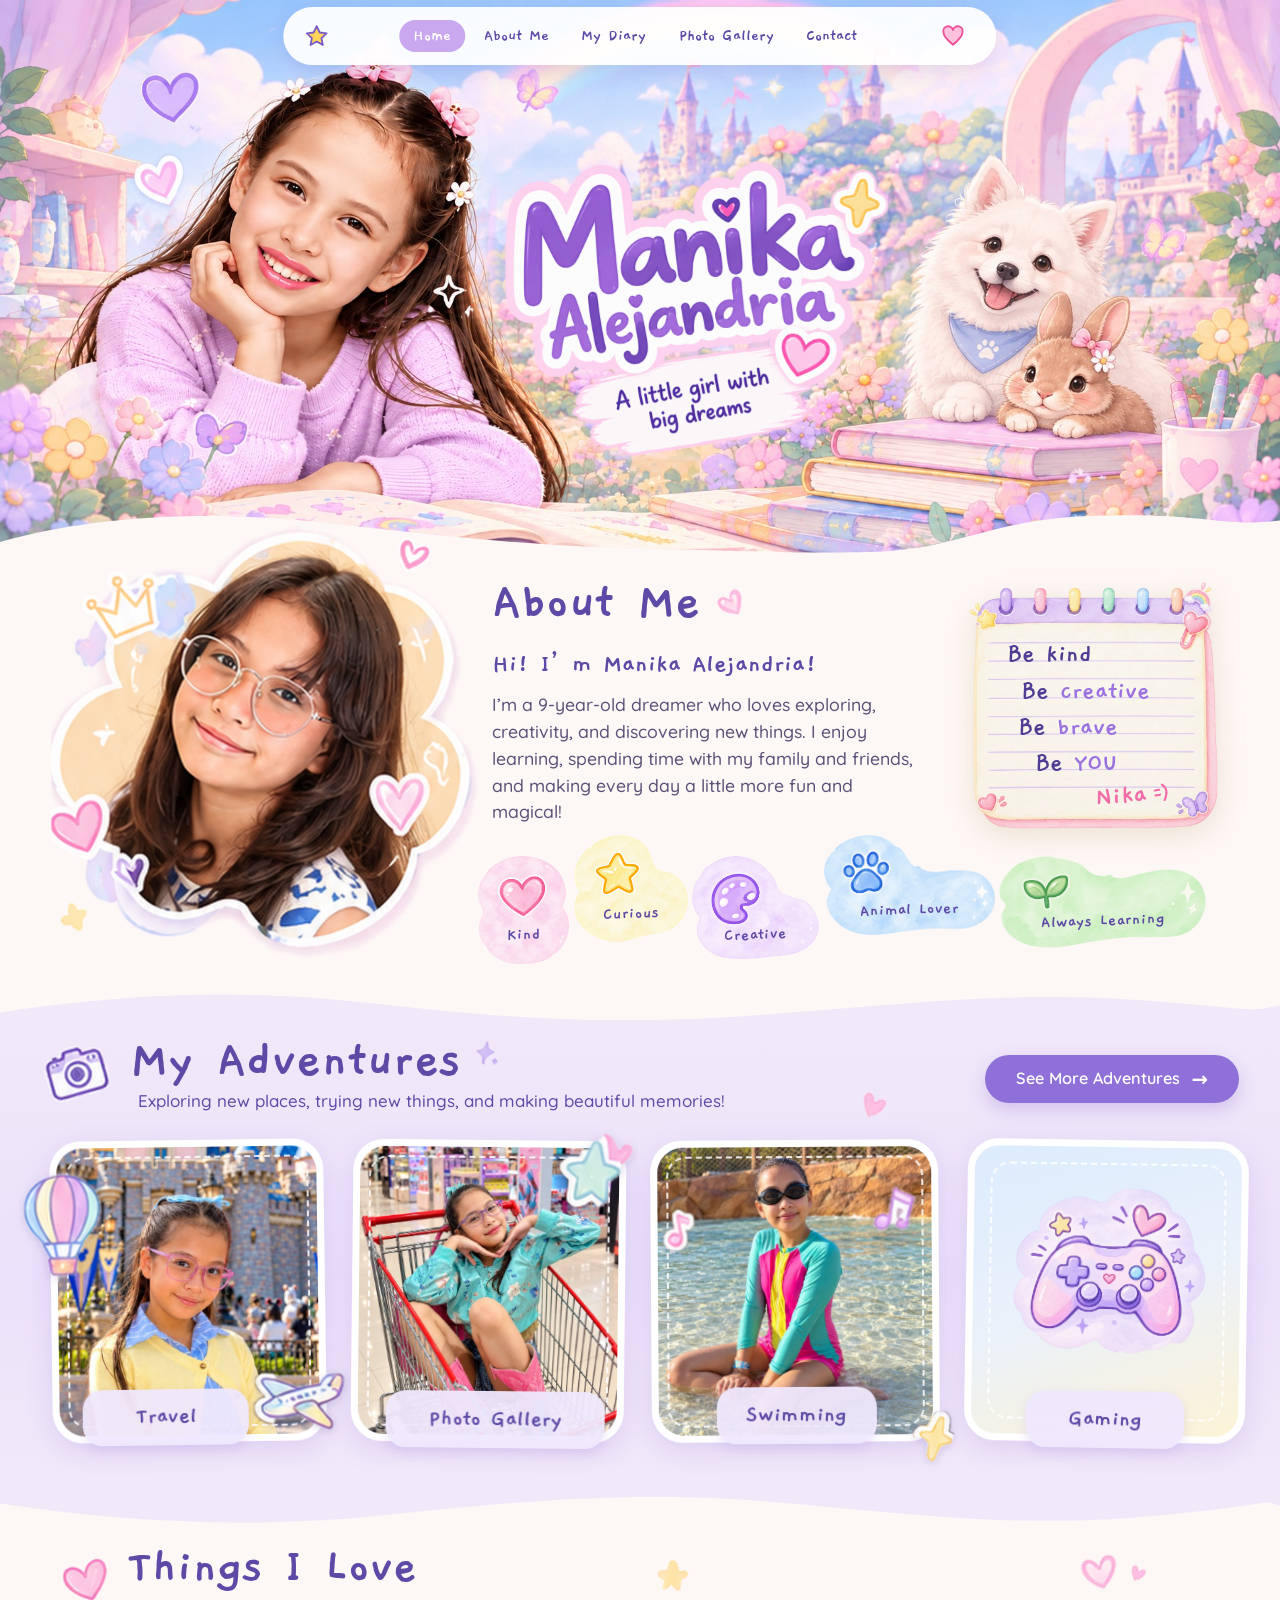
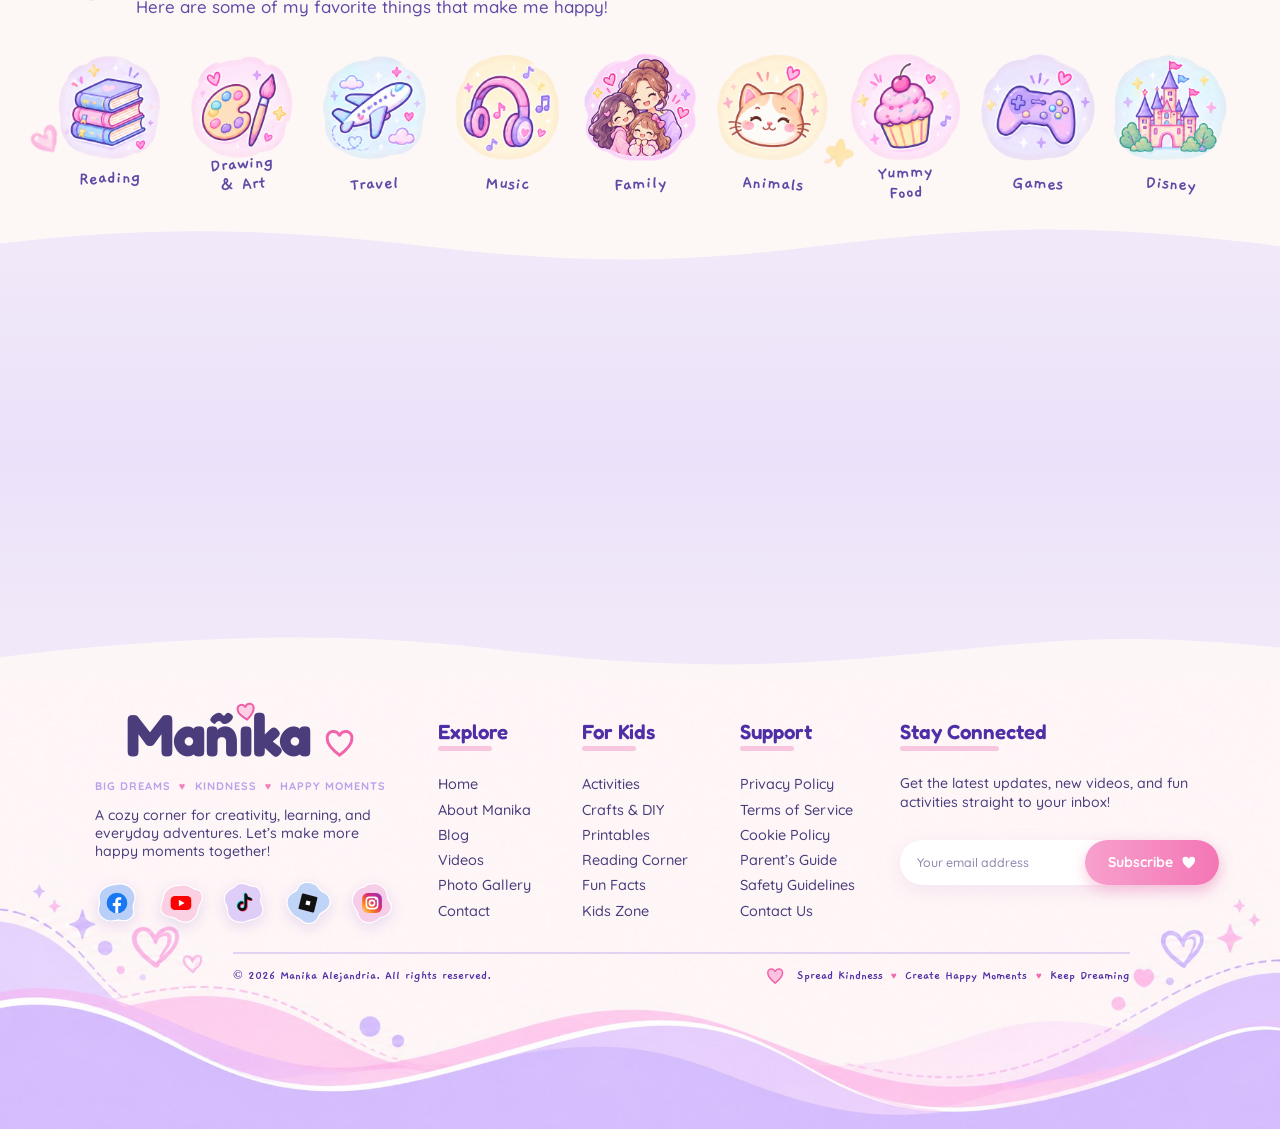
<file: index.html>
<!DOCTYPE html>
<html lang="en">
<head>
<meta charset="utf-8">
<meta name="viewport" content="width=device-width,initial-scale=1">
<title>Manika Alejandria | A little girl with big dreams</title>
<meta name="description" content="Manika Alejandria: a little girl with big dreams">
<link rel="preconnect" href="https://fonts.googleapis.com">
<link rel="preconnect" href="https://fonts.gstatic.com" crossorigin>
<link href="https://fonts.googleapis.com/css2?family=Fredoka:wght@600;700&family=Gaegu:wght@400;700&family=Quicksand:wght@500;600;700&display=swap" rel="stylesheet">
<link rel="stylesheet" href="style.css">
</head>
<body>
<nav class="nav" aria-label="Main">
  <svg class="n-star" viewBox="0 0 24 24" aria-hidden="true"><path d="M12 2.8l2.7 5.7 6.2.8-4.6 4.3 1.2 6.1L12 16.6 6.5 19.7l1.2-6.1L3.1 9.3l6.2-.8z" fill="#ffd45a" stroke="#7a5cc8" stroke-width="1.6" stroke-linejoin="round"/></svg><span class="brand">Manika</span>
  <button class="burger" aria-label="Menu" aria-expanded="false">&#9776;</button>
  <ul><li><a class="link active" href="index.html">Home</a></li><li><a class="link" href="about.html">About Me</a></li><li><a class="link" href="diary.html">My Diary</a></li><li><a class="link" href="gallery.html">Photo Gallery</a></li><li><a class="link" href="contact.html">Contact</a></li></ul>
  <svg class="n-heart" viewBox="0 0 24 24" aria-hidden="true"><path d="M12 20.5C5.5 15.3 3 12 3 8.8A4.5 4.5 0 0 1 12 6.6a4.5 4.5 0 0 1 9 2.2c0 3.2-2.5 6.5-9 11.7z" fill="#ffc2dc" stroke="#f0509a" stroke-width="1.8" stroke-linejoin="round"/></svg>
</nav>
<header class="hero">
  <picture><img src="images/hero-bg.jpg" alt="Manika Alejandria: a little girl with big dreams. A photo of Manika smiling with her storybooks, in front of a rainbow, castles and flowers."></picture>
  <div class="hero-title" aria-hidden="true">
    <!-- Hero name graphic. Alternate version available: images/hero-title-v2.png -->
    <img src="images/hero-title.png" alt="">
  </div>
  <h1 class="sr">Manika Alejandria</h1>
</header>
<div class="wave hero-wave" style="--from:transparent;--to:#fdf7f6" aria-hidden="true"><svg viewBox="0 0 906 40" preserveAspectRatio="none"><path d="M0 30C60 10 140 2 230 14S380 34 470 36 560 40 620 38 700 10 780 8 860 18 906 12V40H0Z"/></svg></div>
<section class="s-about" id="about"><div class="about">
  <img class="about-photo" src="images/about.png" alt="Portrait of Manika smiling in round glasses, framed with hearts and a crown">
  <div class="about-text">
    <h2 class="t">About Me <img class="ti" src="images/deco-heart-l.png" alt=""></h2>
    <h3>Hi! I&rsquo;m Manika Alejandria!</h3>
    <p>I&rsquo;m a 9-year-old dreamer who loves exploring, creativity, and discovering new things. I enjoy learning, spending time with my family and friends, and making every day a little more fun and magical!</p>
    <div class="chips"><div class="chip"><img src="images/chip-kind.png" alt=""><span>Kind</span></div><div class="chip"><img src="images/chip-curious.png" alt=""><span>Curious</span></div><div class="chip"><img src="images/chip-creative.png" alt=""><span>Creative</span></div><div class="chip"><img src="images/chip-animal.png" alt=""><span>Animal Lover</span></div><div class="chip"><img src="images/chip-learning.png" alt=""><span>Always Learning</span></div></div>
  </div>
  <!-- Note card: lined notebook version. To switch back to the bow note, remove " lined" from the class and change note-lined.webp to note.png -->
  <div class="note lined"><img src="images/note-lined.webp" alt=""><div class="note-t"><span>Be kind</span><span class="l">Be <b>creative</b></span><span>Be <b>brave</b></span><span class="l2">Be <b>YOU</b></span><span class="sig">Nika<svg class="smile" viewBox="0 0 20 24" aria-hidden="true"><path d="M2.6 8.9c1.7-.3 3.4-.5 5.3-.4M2.9 14.6c1.8.1 3.5 0 5.4-.3M11.6 2.8c4.6 3.4 6.3 9.6 1.4 18.4"/></svg></span></div></div>
</div></section>
<div class="wave " style="--from:#fdf7f6;--to:#f1e9f9" aria-hidden="true"><svg viewBox="0 0 906 40" preserveAspectRatio="none"><path d="M0 22C90 6 170 2 260 14S430 34 540 24 720 4 810 12 880 22 906 16V40H0Z"/></svg></div>
<section class="s-band s-adv" id="adventures">
  <div class="sh"><img class="sh-ic cam" src="images/cam-adv.png" alt=""><div><h2 class="t">My Adventures <img class="spk" src="images/spark-adv.png" alt=""></h2><p class="sub">Exploring new places, trying new things, and making beautiful memories!</p></div><a class="btn" href="gallery.html">See More Adventures <span>&rarr;</span></a></div>
  <div class="acards"><a class="acard" style="--w:194" href="gallery.html" aria-label="Travel"><span class="aframe"><img class="aphoto" src="images/adv-travel.jpg" alt="Manika: Travel" loading="lazy"></span><img class="st" style="left:-24em;top:19em;width:66em;height:82em" src="images/st-balloon.png" alt=""><img class="st" style="left:138em;top:161em;width:74em;height:52em" src="images/st-plane.png" alt=""><span class="alabel" style="left:21em;top:176em;width:118em"><b>Travel</b></span></a><a class="acard" style="--w:193" href="gallery.html" aria-label="Photo Gallery"><span class="aframe"><img class="aphoto" src="images/adv-gallery-card.jpg" alt="Manika posing in a shopping cart in pink boots" loading="lazy"></span><img class="st" style="left:144em;top:-9em;width:58em;height:58em" src="images/st-star-mint.png" alt=""><span class="alabel" style="left:25em;top:178em;width:155em"><b>Photo Gallery</b></span></a><a class="acard" style="--w:204" href="gallery.html" aria-label="Swimming"><span class="aframe"><img class="aphoto" src="images/adv-swim-card.jpg" alt="Manika in a colorful swimsuit and goggles at a water park" loading="lazy"></span><img class="st" style="left:4em;top:45em;width:32em;height:36em" src="images/st-note-a.png" alt=""><img class="st" style="left:152em;top:27em;width:42em;height:40em" src="images/st-note-b.png" alt=""><img class="st" style="left:182em;top:192em;width:38em;height:40em" src="images/st-star-y1.png" alt=""><span class="alabel" style="left:46em;top:175em;width:113em"><b>Swimming</b></span></a><a class="acard game" style="--w:199" href="gallery.html" aria-label="Gaming"><span class="aframe gframe"><img class="g-pad" src="images/gaming-pad.webp" alt="Pastel game controller with a heart and stars" loading="lazy"></span><span class="alabel glabel" style="left:44em;top:178em;width:112em"><b>Gaming</b></span></a></div>
  <img class="deco" style="left:606rem;top:56rem;width:26rem" src="images/deco-heart-r2.png" alt="">
</section>
<div class="wave " style="--from:#f1e9f9;--to:#fdf7f6" aria-hidden="true"><svg viewBox="0 0 906 40" preserveAspectRatio="none"><path d="M0 12C80 26 170 34 270 22S450 0 560 12 730 32 820 22 890 8 906 14V40H0Z"/></svg></div>
<section class="s-loves" id="favorites">
  <div class="sh"><img class="sh-ic hrt" src="images/heart-love.png" alt=""><div><h2 class="t">Things I Love</h2><p class="sub">Here are some of my favorite things that make me happy!</p></div></div>
  <div class="loves"><div class="love"><img src="images/love-1.png" alt=""><span style="transform:translateY(0rem) rotate(-2deg)">Reading</span></div><div class="love"><img src="images/love-2.png" alt=""><span style="transform:translateY(-10rem) rotate(-4deg)">Drawing<br>&amp; Art</span></div><div class="love"><img src="images/love-3.png" alt=""><span style="transform:translateY(4rem) rotate(-2deg)">Travel</span></div><div class="love"><img src="images/love-4.png" alt=""><span style="transform:translateY(4rem) rotate(2deg)">Music</span></div><div class="love"><img src="images/love-5.png" alt=""><span style="transform:translateY(4rem) rotate(-3deg)">Family</span></div><div class="love"><img src="images/love-6.png" alt=""><span style="transform:translateY(4rem) rotate(3deg)">Animals</span></div><div class="love"><img src="images/love-7.png" alt=""><span style="transform:translateY(-4rem) rotate(-3deg)">Yummy<br>Food</span></div><div class="love"><img src="images/love-8.png" alt=""><span style="transform:translateY(4rem) rotate(2deg)">Games</span></div><div class="love"><img src="images/love-9.png" alt=""><span style="transform:translateY(4rem) rotate(3deg)">Disney</span></div></div>
  <img class="deco" style="left:762rem;top:22rem;width:30rem" src="images/deco-heart-r.png" alt="">
  <img class="deco" style="left:798rem;top:30rem;width:16rem" src="images/deco-heart-r2.png" alt="">
  <img class="deco" style="left:462rem;top:26rem;width:28rem" src="images/deco-star-l.png" alt="">
  <img class="deco" style="left:582rem;top:154rem;width:26rem" src="images/deco-star-r.png" alt="">
  <img class="deco" style="left:20rem;top:143rem;width:24rem" src="images/deco-heart-l.png" alt="">
</section>
<div class="wave " style="--from:#fdf7f6;--to:#f1e9f9" aria-hidden="true"><svg viewBox="0 0 906 40" preserveAspectRatio="none"><path d="M0 18C110 2 200 6 300 20S470 36 580 20 760 2 860 14 900 24 906 20V40H0Z"/></svg></div>
<section class="s-band s-gal" id="gallery">
  <div class="sh"><img class="sh-ic cam2" src="images/cam-gal.png" alt=""><div class="gw"><div class="gt"><h2 class="t">Snapshots</h2><img class="spk2" src="images/spark-gal.png" alt=""></div><p class="sub">Some of my favorite moments!</p></div><a class="btn" href="gallery.html">View All Photos <span>&rarr;</span></a></div>
  <div class="polaroids"><button class="pol" style="--cx:100;--r:-7deg;--pw:135" data-lb="images/gal-1-full.jpg" data-alt="Manika in front of the Disneyland castle" aria-label="Open photo: Manika in front of the Disneyland castle"><span class="pf"><img src="images/gal-1.jpg" alt="Manika in front of the Disneyland castle" loading="lazy"></span><img class="gs" style="left:-14em;top:120em;width:32em;height:36em" src="images/gs-1.png" alt=""></button><button class="pol" style="--cx:244;--r:-3deg;--pw:125" data-lb="images/gal-3-full.jpg" data-alt="Manika posing in a shopping cart in pink boots" aria-label="Open photo: Manika posing in a shopping cart in pink boots"><span class="pf"><img src="images/gal-3.jpg" alt="Manika posing in a shopping cart in pink boots" loading="lazy"></span><img class="gs" style="left:120em;top:112em;width:31em;height:34em" src="images/gs-2.png" alt=""></button><button class="pol" style="--cx:382;--r:1deg;--pw:119" data-lb="images/gal-7-full.jpg" data-alt="Manika at the McDonald's Kiddie Crew workshop" aria-label="Open photo: Manika at the McDonald's Kiddie Crew workshop"><span class="pf"><img src="images/gal-7.jpg" alt="Manika at the McDonald's Kiddie Crew workshop" loading="lazy"></span><img class="gs" style="left:116em;top:-14em;width:22em;height:24em" src="images/gs-3.png" alt=""></button><button class="pol" style="--cx:515;--r:7deg;--pw:128" data-lb="images/gal-5-full.jpg" data-alt="Manika in a sparkly blue gown" aria-label="Open photo: Manika in a sparkly blue gown"><span class="pf"><img src="images/gal-5.jpg" alt="Manika in a sparkly blue gown" loading="lazy"></span><img class="gs" style="left:120em;top:120em;width:33em;height:32em" src="images/gs-4.png" alt=""></button><button class="pol" style="--cx:663;--r:-4.5deg;--pw:133" data-lb="images/gal-8-full.jpg" data-alt="Manika in a Mongolia costume holding a flag" aria-label="Open photo: Manika in a Mongolia costume holding a flag"><span class="pf"><img src="images/gal-8.jpg" alt="Manika in a Mongolia costume holding a flag" loading="lazy"></span></button><button class="pol" style="--cx:809;--r:5.5deg;--pw:125" data-lb="images/gal-2-full.jpg" data-alt="Manika relaxing in red pajamas with her tablet" aria-label="Open photo: Manika relaxing in red pajamas with her tablet"><span class="pf"><img src="images/gal-2.jpg" alt="Manika relaxing in red pajamas with her tablet" loading="lazy"></span><img class="gs" style="left:120em;top:-12em;width:24em;height:23em" src="images/gs-6.png" alt=""></button></div>
</section>
<div class="lightbox" role="dialog" aria-label="Photo viewer"><button class="lb-btn lb-x" aria-label="Close">&times;</button><button class="lb-btn lb-p" aria-label="Previous">&#8249;</button><img alt=""><button class="lb-btn lb-n" aria-label="Next">&#8250;</button></div>
<div class="wave" style="--from:#f1e9f9;--to:#fdf6f7" aria-hidden="true"><svg viewBox="0 0 906 40" preserveAspectRatio="none"><path d="M0 26C120 8 240 4 340 18S520 38 640 24 800 6 906 18V40H0Z"/></svg></div>
<footer class="footer fx">
  <div class="fx-in">
    <div class="fx-brand">
      <a class="fx-logo" href="index.html" aria-label="Manika, home">Ma&ntilde;<span class="fx-i">&#305;<svg viewBox="0 0 24 24" aria-hidden="true"><path d="M12 21C5 15.5 2.5 12 2.5 8.6A4.6 4.6 0 0 1 12 6.4a4.6 4.6 0 0 1 9.5 2.2C21.5 12 19 15.5 12 21z"/></svg></span>ka<svg class="fx-logo-heart" viewBox="0 0 24 24" aria-hidden="true"><path d="M12 21C5 15.5 2.5 12 2.5 8.6A4.6 4.6 0 0 1 12 6.4a4.6 4.6 0 0 1 9.5 2.2C21.5 12 19 15.5 12 21z"/></svg></a>
      <p class="fx-tag">Big Dreams <i aria-hidden="true">&#9829;</i> Kindness <i aria-hidden="true">&#9829;</i> Happy Moments</p>
      <p class="fx-desc">A cozy corner for creativity, learning, and everyday adventures. Let&rsquo;s make more happy moments together!</p>
      <div class="fx-social">
        <a class="fb" href="#" aria-label="Facebook"><svg class="fx-bloom" viewBox="-6 -6 112 112" aria-hidden="true"><path d="M58 4C74 3 92 16 94 34 96 48 86 54 90 68 95 84 78 98 60 94 46 91 40 98 26 94 8 89 0 72 6 58 10 48 2 38 8 26 15 10 40 5 58 4Z"/></svg><svg class="fx-ico" viewBox="0 0 48 48" aria-hidden="true"><circle cx="24" cy="24" r="22" fill="#1877f2"/><path d="M26.6 46V30.3h5.3l.8-6.1h-6.1v-3.9c0-1.8.5-3 3.1-3h3.3v-5.5c-.6-.1-2.5-.2-4.7-.2-4.7 0-7.9 2.8-7.9 8.1v4.5h-5.3v6.1h5.3V46z" fill="#fff"/></svg></a>
        <a class="yt" href="#" aria-label="YouTube"><svg class="fx-bloom" viewBox="-6 -6 112 112" aria-hidden="true"><path d="M40 8C54 0 66 10 78 8 92 6 100 22 96 38 93 50 99 60 94 74 88 92 66 98 50 92 38 88 26 98 13 88 2 79 6 62 4 50 2 34 12 22 22 16 28 12 32 12 40 8Z"/></svg><svg class="fx-ico" viewBox="0 0 48 48" aria-hidden="true"><rect x="2" y="9" width="44" height="30" rx="9" fill="#ff0000"/><path d="M19.5 17v14l12-7z" fill="#fff"/></svg></a>
        <a class="tt" href="#" aria-label="TikTok"><svg class="fx-bloom" viewBox="-6 -6 112 112" aria-hidden="true"><path d="M50 2C64 2 70 14 82 16 96 19 99 38 92 50 86 60 98 72 88 86 78 99 60 94 48 96 32 99 14 92 8 78 3 66 10 56 5 44 0 28 12 12 28 10 38 9 40 2 50 2Z"/></svg><svg class="fx-ico" viewBox="0 0 48 48" aria-hidden="true"><g fill="none" stroke-width="5.5" stroke-linecap="round" stroke-linejoin="round"><path d="M27.5 6v24.5a7.5 7.5 0 1 1-7.5-7.5M27.5 6c.8 5.4 4.2 9 10.5 9.6" stroke="#25f4ee" transform="translate(-1.6 -1.4)"/><path d="M27.5 6v24.5a7.5 7.5 0 1 1-7.5-7.5M27.5 6c.8 5.4 4.2 9 10.5 9.6" stroke="#fe2c55" transform="translate(1.6 1.4)"/><path d="M27.5 6v24.5a7.5 7.5 0 1 1-7.5-7.5M27.5 6c.8 5.4 4.2 9 10.5 9.6" stroke="#111"/></g></svg></a>
        <a class="rb" href="#" aria-label="Roblox"><svg class="fx-bloom" viewBox="-6 -6 112 112" aria-hidden="true"><path d="M30 6C44 1 50 10 64 6 82 1 98 14 96 32 95 44 88 48 92 60 98 78 84 96 66 94 54 93 50 99 36 96 18 93 3 82 4 66 5 54 12 50 8 38 3 22 16 11 30 6Z"/></svg><svg class="fx-ico" viewBox="0 0 48 48" aria-hidden="true"><g transform="rotate(14 24 24)"><rect x="7" y="7" width="34" height="34" rx="2.5" fill="#111"/><rect x="19.5" y="19.5" width="9" height="9" fill="#fff"/></g></svg></a>
        <a class="ig" href="#" aria-label="Instagram"><svg class="fx-bloom" viewBox="-6 -6 112 112" aria-hidden="true"><path d="M62 6C78 9 94 22 94 40 94 52 86 58 88 70 90 88 72 99 56 94 44 90 38 96 24 92 8 87 1 70 6 56 10 44 3 34 10 22 18 8 36 2 48 6 54 8 56 5 62 6Z"/></svg><svg class="fx-ico" viewBox="0 0 48 48" aria-hidden="true"><defs><linearGradient id="fxig" x1="0" y1="1" x2="1" y2="0"><stop offset="0" stop-color="#feda75"/><stop offset=".3" stop-color="#fa7e1e"/><stop offset=".6" stop-color="#d62976"/><stop offset="1" stop-color="#962fbf"/></linearGradient></defs><rect x="3" y="3" width="42" height="42" rx="12" fill="url(#fxig)"/><rect x="12" y="12" width="24" height="24" rx="7" fill="none" stroke="#fff" stroke-width="3.4"/><circle cx="24" cy="24" r="5.6" fill="none" stroke="#fff" stroke-width="3.4"/><circle cx="32.6" cy="15.4" r="2" fill="#fff"/></svg></a>
      </div>
    </div>
    <nav class="fx-col" aria-label="Explore">
      <h2 class="fx-h">Explore</h2>
      <ul><li><a href="index.html">Home</a></li><li><a href="about.html">About Manika</a></li><li><a href="#">Blog</a></li><li><a href="#">Videos</a></li><li><a href="gallery.html">Photo Gallery</a></li><li><a href="contact.html">Contact</a></li></ul>
    </nav>
    <nav class="fx-col" aria-label="For Kids">
      <h2 class="fx-h">For Kids</h2>
      <ul><li><a href="#">Activities</a></li><li><a href="#">Crafts &amp; DIY</a></li><li><a href="#">Printables</a></li><li><a href="#">Reading Corner</a></li><li><a href="#">Fun Facts</a></li><li><a href="#">Kids Zone</a></li></ul>
    </nav>
    <nav class="fx-col" aria-label="Support">
      <h2 class="fx-h">Support</h2>
      <ul><li><a href="privacy.html">Privacy Policy</a></li><li><a href="terms.html">Terms of Service</a></li><li><a href="#">Cookie Policy</a></li><li><a href="#">Parent&rsquo;s Guide</a></li><li><a href="#">Safety Guidelines</a></li><li><a href="contact.html">Contact Us</a></li></ul>
    </nav>
    <div class="fx-col fx-news">
      <h2 class="fx-h">Stay Connected</h2>
      <p>Get the latest updates, new videos, and fun activities straight to your inbox!</p>
      <form class="fx-form" action="#" onsubmit="return false">
        <label class="sr" for="fx-email">Your email address</label>
        <input id="fx-email" type="email" placeholder="Your email address" autocomplete="email">
        <button type="submit">Subscribe <svg viewBox="0 0 24 24" aria-hidden="true"><path d="M12 21C5 15.5 2.5 12 2.5 8.6A4.6 4.6 0 0 1 12 6.4a4.6 4.6 0 0 1 9.5 2.2C21.5 12 19 15.5 12 21z"/></svg></button>
      </form>
    </div>
    <div class="fx-bar">
      <p class="fx-copy">&copy; 2026 Manika Alejandria. All rights reserved.</p>
      <p class="fx-motto"><svg viewBox="0 0 24 24" aria-hidden="true"><path d="M12 21C5 15.5 2.5 12 2.5 8.6A4.6 4.6 0 0 1 12 6.4a4.6 4.6 0 0 1 9.5 2.2C21.5 12 19 15.5 12 21z"/></svg>Spread Kindness <i aria-hidden="true">&#9829;</i> Create Happy Moments <i aria-hidden="true">&#9829;</i> Keep Dreaming</p>
    </div>
  </div>
</footer>
<button class="to-top" aria-label="Back to top" type="button"><svg viewBox="0 0 24 24" fill="none" stroke="currentColor" stroke-width="2.6" stroke-linecap="round" stroke-linejoin="round" aria-hidden="true"><path d="M12 19V6M6 11l6-6 6 6"/></svg></button>
<script src="script.js"></script>
</body>
</html>
</file>
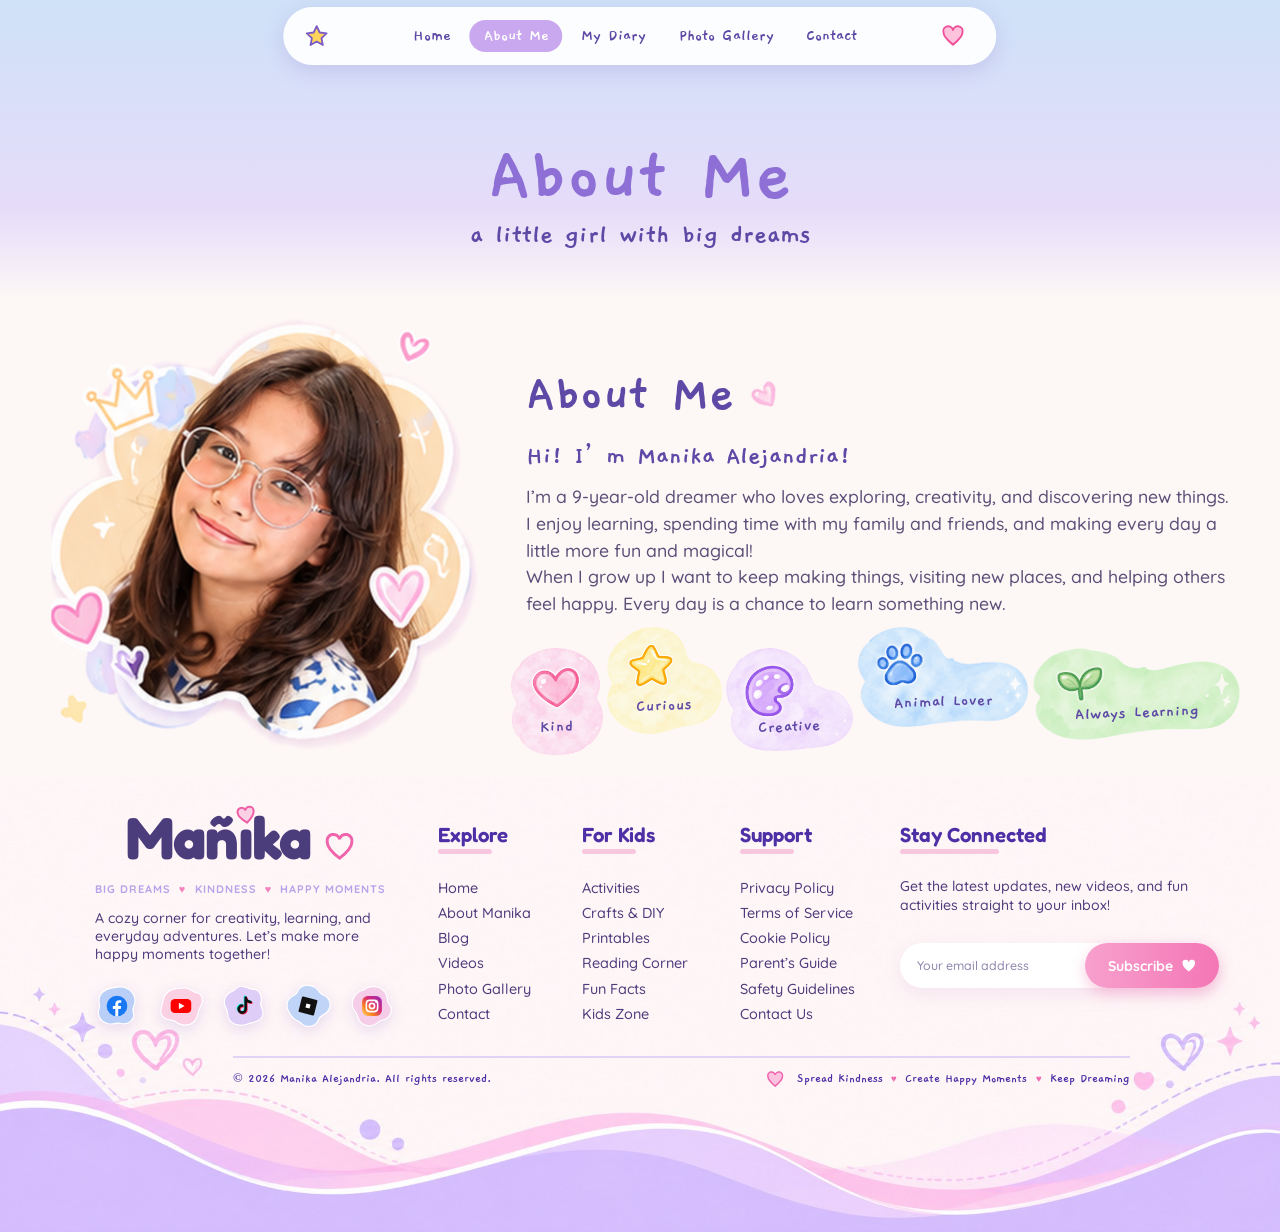
<file: about.html>
<!DOCTYPE html>
<html lang="en">
<head>
<meta charset="utf-8">
<meta name="viewport" content="width=device-width,initial-scale=1">
<title>About Me | Manika Alejandria</title>
<meta name="description" content="Manika Alejandria: a little girl with big dreams">
<link rel="preconnect" href="https://fonts.googleapis.com">
<link rel="preconnect" href="https://fonts.gstatic.com" crossorigin>
<link href="https://fonts.googleapis.com/css2?family=Fredoka:wght@600;700&family=Gaegu:wght@400;700&family=Quicksand:wght@500;600;700&display=swap" rel="stylesheet">
<link rel="stylesheet" href="style.css">
</head>
<body>
<nav class="nav" aria-label="Main">
  <svg class="n-star" viewBox="0 0 24 24" aria-hidden="true"><path d="M12 2.8l2.7 5.7 6.2.8-4.6 4.3 1.2 6.1L12 16.6 6.5 19.7l1.2-6.1L3.1 9.3l6.2-.8z" fill="#ffd45a" stroke="#7a5cc8" stroke-width="1.6" stroke-linejoin="round"/></svg><span class="brand">Manika</span>
  <button class="burger" aria-label="Menu" aria-expanded="false">&#9776;</button>
  <ul><li><a class="link" href="index.html">Home</a></li><li><a class="link active" href="about.html">About Me</a></li><li><a class="link" href="diary.html">My Diary</a></li><li><a class="link" href="gallery.html">Photo Gallery</a></li><li><a class="link" href="contact.html">Contact</a></li></ul>
  <svg class="n-heart" viewBox="0 0 24 24" aria-hidden="true"><path d="M12 20.5C5.5 15.3 3 12 3 8.8A4.5 4.5 0 0 1 12 6.6a4.5 4.5 0 0 1 9 2.2c0 3.2-2.5 6.5-9 11.7z" fill="#ffc2dc" stroke="#f0509a" stroke-width="1.8" stroke-linejoin="round"/></svg>
</nav>
<header class="page-head"><h1>About Me</h1><p>a little girl with big dreams</p></header><section class="s-about inner"><div class="about">
  <img class="about-photo" src="images/about.png" alt="Portrait of Manika smiling in round glasses, framed with hearts and a crown">
  <div class="about-text">
    <h2 class="t">About Me <img class="ti" src="images/deco-heart-l.png" alt=""></h2>
    <h3>Hi! I&rsquo;m Manika Alejandria!</h3>
    <p>I&rsquo;m a 9-year-old dreamer who loves exploring, creativity, and discovering new things. I enjoy learning, spending time with my family and friends, and making every day a little more fun and magical!</p><p>When I grow up I want to keep making things, visiting new places, and helping others feel happy. Every day is a chance to learn something new.</p>
    <div class="chips"><div class="chip"><img src="images/chip-kind.png" alt=""><span>Kind</span></div><div class="chip"><img src="images/chip-curious.png" alt=""><span>Curious</span></div><div class="chip"><img src="images/chip-creative.png" alt=""><span>Creative</span></div><div class="chip"><img src="images/chip-animal.png" alt=""><span>Animal Lover</span></div><div class="chip"><img src="images/chip-learning.png" alt=""><span>Always Learning</span></div></div>
  </div>
  
</div></section>
<footer class="footer fx">
  <div class="fx-in">
    <div class="fx-brand">
      <a class="fx-logo" href="index.html" aria-label="Manika, home">Ma&ntilde;<span class="fx-i">&#305;<svg viewBox="0 0 24 24" aria-hidden="true"><path d="M12 21C5 15.5 2.5 12 2.5 8.6A4.6 4.6 0 0 1 12 6.4a4.6 4.6 0 0 1 9.5 2.2C21.5 12 19 15.5 12 21z"/></svg></span>ka<svg class="fx-logo-heart" viewBox="0 0 24 24" aria-hidden="true"><path d="M12 21C5 15.5 2.5 12 2.5 8.6A4.6 4.6 0 0 1 12 6.4a4.6 4.6 0 0 1 9.5 2.2C21.5 12 19 15.5 12 21z"/></svg></a>
      <p class="fx-tag">Big Dreams <i aria-hidden="true">&#9829;</i> Kindness <i aria-hidden="true">&#9829;</i> Happy Moments</p>
      <p class="fx-desc">A cozy corner for creativity, learning, and everyday adventures. Let&rsquo;s make more happy moments together!</p>
      <div class="fx-social">
        <a class="fb" href="#" aria-label="Facebook"><svg class="fx-bloom" viewBox="-6 -6 112 112" aria-hidden="true"><path d="M58 4C74 3 92 16 94 34 96 48 86 54 90 68 95 84 78 98 60 94 46 91 40 98 26 94 8 89 0 72 6 58 10 48 2 38 8 26 15 10 40 5 58 4Z"/></svg><svg class="fx-ico" viewBox="0 0 48 48" aria-hidden="true"><circle cx="24" cy="24" r="22" fill="#1877f2"/><path d="M26.6 46V30.3h5.3l.8-6.1h-6.1v-3.9c0-1.8.5-3 3.1-3h3.3v-5.5c-.6-.1-2.5-.2-4.7-.2-4.7 0-7.9 2.8-7.9 8.1v4.5h-5.3v6.1h5.3V46z" fill="#fff"/></svg></a>
        <a class="yt" href="#" aria-label="YouTube"><svg class="fx-bloom" viewBox="-6 -6 112 112" aria-hidden="true"><path d="M40 8C54 0 66 10 78 8 92 6 100 22 96 38 93 50 99 60 94 74 88 92 66 98 50 92 38 88 26 98 13 88 2 79 6 62 4 50 2 34 12 22 22 16 28 12 32 12 40 8Z"/></svg><svg class="fx-ico" viewBox="0 0 48 48" aria-hidden="true"><rect x="2" y="9" width="44" height="30" rx="9" fill="#ff0000"/><path d="M19.5 17v14l12-7z" fill="#fff"/></svg></a>
        <a class="tt" href="#" aria-label="TikTok"><svg class="fx-bloom" viewBox="-6 -6 112 112" aria-hidden="true"><path d="M50 2C64 2 70 14 82 16 96 19 99 38 92 50 86 60 98 72 88 86 78 99 60 94 48 96 32 99 14 92 8 78 3 66 10 56 5 44 0 28 12 12 28 10 38 9 40 2 50 2Z"/></svg><svg class="fx-ico" viewBox="0 0 48 48" aria-hidden="true"><g fill="none" stroke-width="5.5" stroke-linecap="round" stroke-linejoin="round"><path d="M27.5 6v24.5a7.5 7.5 0 1 1-7.5-7.5M27.5 6c.8 5.4 4.2 9 10.5 9.6" stroke="#25f4ee" transform="translate(-1.6 -1.4)"/><path d="M27.5 6v24.5a7.5 7.5 0 1 1-7.5-7.5M27.5 6c.8 5.4 4.2 9 10.5 9.6" stroke="#fe2c55" transform="translate(1.6 1.4)"/><path d="M27.5 6v24.5a7.5 7.5 0 1 1-7.5-7.5M27.5 6c.8 5.4 4.2 9 10.5 9.6" stroke="#111"/></g></svg></a>
        <a class="rb" href="#" aria-label="Roblox"><svg class="fx-bloom" viewBox="-6 -6 112 112" aria-hidden="true"><path d="M30 6C44 1 50 10 64 6 82 1 98 14 96 32 95 44 88 48 92 60 98 78 84 96 66 94 54 93 50 99 36 96 18 93 3 82 4 66 5 54 12 50 8 38 3 22 16 11 30 6Z"/></svg><svg class="fx-ico" viewBox="0 0 48 48" aria-hidden="true"><g transform="rotate(14 24 24)"><rect x="7" y="7" width="34" height="34" rx="2.5" fill="#111"/><rect x="19.5" y="19.5" width="9" height="9" fill="#fff"/></g></svg></a>
        <a class="ig" href="#" aria-label="Instagram"><svg class="fx-bloom" viewBox="-6 -6 112 112" aria-hidden="true"><path d="M62 6C78 9 94 22 94 40 94 52 86 58 88 70 90 88 72 99 56 94 44 90 38 96 24 92 8 87 1 70 6 56 10 44 3 34 10 22 18 8 36 2 48 6 54 8 56 5 62 6Z"/></svg><svg class="fx-ico" viewBox="0 0 48 48" aria-hidden="true"><defs><linearGradient id="fxig" x1="0" y1="1" x2="1" y2="0"><stop offset="0" stop-color="#feda75"/><stop offset=".3" stop-color="#fa7e1e"/><stop offset=".6" stop-color="#d62976"/><stop offset="1" stop-color="#962fbf"/></linearGradient></defs><rect x="3" y="3" width="42" height="42" rx="12" fill="url(#fxig)"/><rect x="12" y="12" width="24" height="24" rx="7" fill="none" stroke="#fff" stroke-width="3.4"/><circle cx="24" cy="24" r="5.6" fill="none" stroke="#fff" stroke-width="3.4"/><circle cx="32.6" cy="15.4" r="2" fill="#fff"/></svg></a>
      </div>
    </div>
    <nav class="fx-col" aria-label="Explore">
      <h2 class="fx-h">Explore</h2>
      <ul><li><a href="index.html">Home</a></li><li><a href="about.html">About Manika</a></li><li><a href="#">Blog</a></li><li><a href="#">Videos</a></li><li><a href="gallery.html">Photo Gallery</a></li><li><a href="contact.html">Contact</a></li></ul>
    </nav>
    <nav class="fx-col" aria-label="For Kids">
      <h2 class="fx-h">For Kids</h2>
      <ul><li><a href="#">Activities</a></li><li><a href="#">Crafts &amp; DIY</a></li><li><a href="#">Printables</a></li><li><a href="#">Reading Corner</a></li><li><a href="#">Fun Facts</a></li><li><a href="#">Kids Zone</a></li></ul>
    </nav>
    <nav class="fx-col" aria-label="Support">
      <h2 class="fx-h">Support</h2>
      <ul><li><a href="privacy.html">Privacy Policy</a></li><li><a href="terms.html">Terms of Service</a></li><li><a href="#">Cookie Policy</a></li><li><a href="#">Parent&rsquo;s Guide</a></li><li><a href="#">Safety Guidelines</a></li><li><a href="contact.html">Contact Us</a></li></ul>
    </nav>
    <div class="fx-col fx-news">
      <h2 class="fx-h">Stay Connected</h2>
      <p>Get the latest updates, new videos, and fun activities straight to your inbox!</p>
      <form class="fx-form" action="#" onsubmit="return false">
        <label class="sr" for="fx-email">Your email address</label>
        <input id="fx-email" type="email" placeholder="Your email address" autocomplete="email">
        <button type="submit">Subscribe <svg viewBox="0 0 24 24" aria-hidden="true"><path d="M12 21C5 15.5 2.5 12 2.5 8.6A4.6 4.6 0 0 1 12 6.4a4.6 4.6 0 0 1 9.5 2.2C21.5 12 19 15.5 12 21z"/></svg></button>
      </form>
    </div>
    <div class="fx-bar">
      <p class="fx-copy">&copy; 2026 Manika Alejandria. All rights reserved.</p>
      <p class="fx-motto"><svg viewBox="0 0 24 24" aria-hidden="true"><path d="M12 21C5 15.5 2.5 12 2.5 8.6A4.6 4.6 0 0 1 12 6.4a4.6 4.6 0 0 1 9.5 2.2C21.5 12 19 15.5 12 21z"/></svg>Spread Kindness <i aria-hidden="true">&#9829;</i> Create Happy Moments <i aria-hidden="true">&#9829;</i> Keep Dreaming</p>
    </div>
  </div>
</footer>
<button class="to-top" aria-label="Back to top" type="button"><svg viewBox="0 0 24 24" fill="none" stroke="currentColor" stroke-width="2.6" stroke-linecap="round" stroke-linejoin="round" aria-hidden="true"><path d="M12 19V6M6 11l6-6 6 6"/></svg></button>
<script src="script.js"></script>
</body>
</html>
</file>
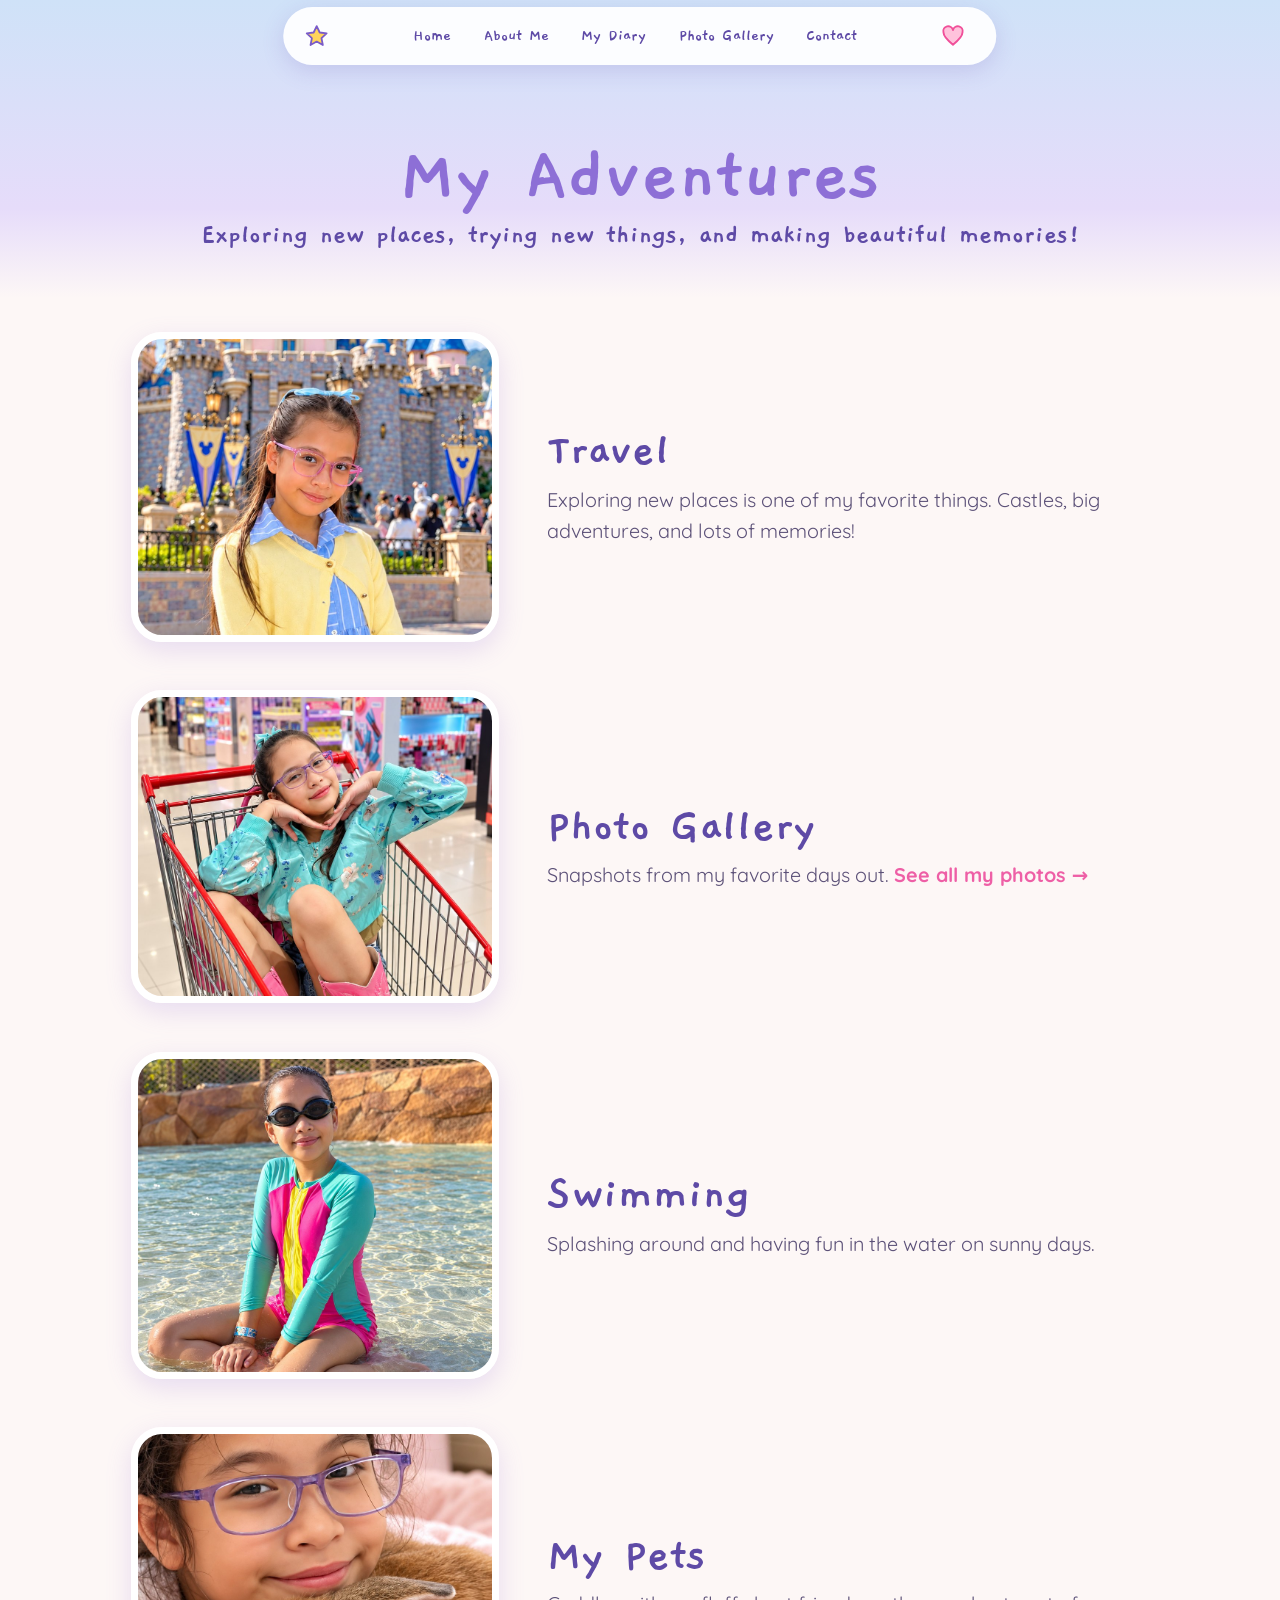
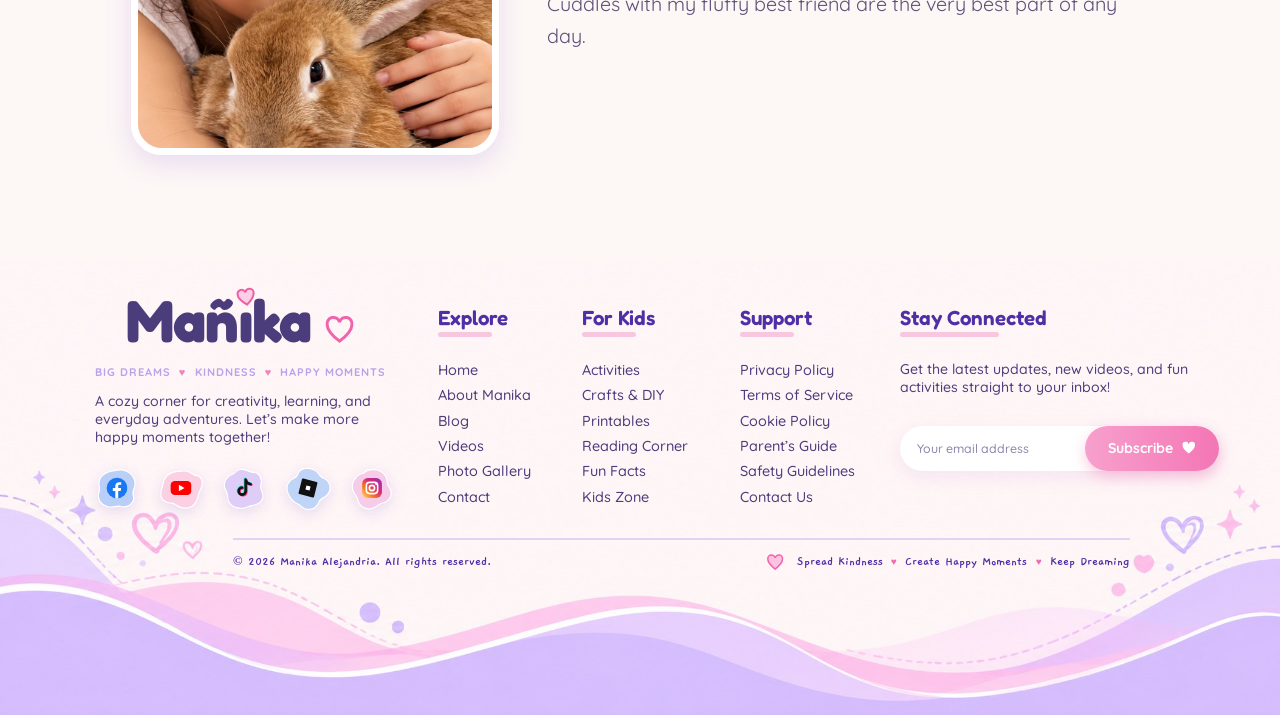
<file: adventures.html>
<!DOCTYPE html>
<html lang="en">
<head>
<meta charset="utf-8">
<meta name="viewport" content="width=device-width,initial-scale=1">
<title>My Adventures | Manika Alejandria</title>
<meta name="description" content="Manika Alejandria: a little girl with big dreams">
<link rel="preconnect" href="https://fonts.googleapis.com">
<link rel="preconnect" href="https://fonts.gstatic.com" crossorigin>
<link href="https://fonts.googleapis.com/css2?family=Fredoka:wght@600;700&family=Gaegu:wght@400;700&family=Quicksand:wght@500;600;700&display=swap" rel="stylesheet">
<link rel="stylesheet" href="style.css">
</head>
<body>
<nav class="nav" aria-label="Main">
  <svg class="n-star" viewBox="0 0 24 24" aria-hidden="true"><path d="M12 2.8l2.7 5.7 6.2.8-4.6 4.3 1.2 6.1L12 16.6 6.5 19.7l1.2-6.1L3.1 9.3l6.2-.8z" fill="#ffd45a" stroke="#7a5cc8" stroke-width="1.6" stroke-linejoin="round"/></svg><span class="brand">Manika</span>
  <button class="burger" aria-label="Menu" aria-expanded="false">&#9776;</button>
  <ul><li><a class="link" href="index.html">Home</a></li><li><a class="link" href="about.html">About Me</a></li><li><a class="link" href="diary.html">My Diary</a></li><li><a class="link" href="gallery.html">Photo Gallery</a></li><li><a class="link" href="contact.html">Contact</a></li></ul>
  <svg class="n-heart" viewBox="0 0 24 24" aria-hidden="true"><path d="M12 20.5C5.5 15.3 3 12 3 8.8A4.5 4.5 0 0 1 12 6.6a4.5 4.5 0 0 1 9 2.2c0 3.2-2.5 6.5-9 11.7z" fill="#ffc2dc" stroke="#f0509a" stroke-width="1.8" stroke-linejoin="round"/></svg>
</nav>
<header class="page-head"><h1>My Adventures</h1><p>Exploring new places, trying new things, and making beautiful memories!</p></header><section class="s-inner"><article class="adv-item" id="travel"><img src="images/adv-travel.jpg" alt="Manika: Travel" loading="lazy"><div><h3 class="t">Travel</h3><p>Exploring new places is one of my favorite things. Castles, big adventures, and lots of memories!</p></div></article><article class="adv-item" id="gallery"><a href="gallery.html"><img src="images/adv-gallery.jpg" alt="Manika posing in a shopping cart in pink boots" loading="lazy"></a><div><h3 class="t"><a href="gallery.html">Photo Gallery</a></h3><p>Snapshots from my favorite days out. <a class="more" href="gallery.html">See all my photos &rarr;</a></p></div></article><article class="adv-item" id="swimming"><img src="images/adv-swim.jpg" alt="Manika in a colorful swimsuit and goggles at a water park" loading="lazy"><div><h3 class="t">Swimming</h3><p>Splashing around and having fun in the water on sunny days.</p></div></article><article class="adv-item" id="pets"><img src="images/adv-pets.jpg" alt="Manika: My Pets" loading="lazy"><div><h3 class="t">My Pets</h3><p>Cuddles with my fluffy best friend are the very best part of any day.</p></div></article></section>
<footer class="footer fx">
  <div class="fx-in">
    <div class="fx-brand">
      <a class="fx-logo" href="index.html" aria-label="Manika, home">Ma&ntilde;<span class="fx-i">&#305;<svg viewBox="0 0 24 24" aria-hidden="true"><path d="M12 21C5 15.5 2.5 12 2.5 8.6A4.6 4.6 0 0 1 12 6.4a4.6 4.6 0 0 1 9.5 2.2C21.5 12 19 15.5 12 21z"/></svg></span>ka<svg class="fx-logo-heart" viewBox="0 0 24 24" aria-hidden="true"><path d="M12 21C5 15.5 2.5 12 2.5 8.6A4.6 4.6 0 0 1 12 6.4a4.6 4.6 0 0 1 9.5 2.2C21.5 12 19 15.5 12 21z"/></svg></a>
      <p class="fx-tag">Big Dreams <i aria-hidden="true">&#9829;</i> Kindness <i aria-hidden="true">&#9829;</i> Happy Moments</p>
      <p class="fx-desc">A cozy corner for creativity, learning, and everyday adventures. Let&rsquo;s make more happy moments together!</p>
      <div class="fx-social">
        <a class="fb" href="#" aria-label="Facebook"><svg class="fx-bloom" viewBox="-6 -6 112 112" aria-hidden="true"><path d="M58 4C74 3 92 16 94 34 96 48 86 54 90 68 95 84 78 98 60 94 46 91 40 98 26 94 8 89 0 72 6 58 10 48 2 38 8 26 15 10 40 5 58 4Z"/></svg><svg class="fx-ico" viewBox="0 0 48 48" aria-hidden="true"><circle cx="24" cy="24" r="22" fill="#1877f2"/><path d="M26.6 46V30.3h5.3l.8-6.1h-6.1v-3.9c0-1.8.5-3 3.1-3h3.3v-5.5c-.6-.1-2.5-.2-4.7-.2-4.7 0-7.9 2.8-7.9 8.1v4.5h-5.3v6.1h5.3V46z" fill="#fff"/></svg></a>
        <a class="yt" href="#" aria-label="YouTube"><svg class="fx-bloom" viewBox="-6 -6 112 112" aria-hidden="true"><path d="M40 8C54 0 66 10 78 8 92 6 100 22 96 38 93 50 99 60 94 74 88 92 66 98 50 92 38 88 26 98 13 88 2 79 6 62 4 50 2 34 12 22 22 16 28 12 32 12 40 8Z"/></svg><svg class="fx-ico" viewBox="0 0 48 48" aria-hidden="true"><rect x="2" y="9" width="44" height="30" rx="9" fill="#ff0000"/><path d="M19.5 17v14l12-7z" fill="#fff"/></svg></a>
        <a class="tt" href="#" aria-label="TikTok"><svg class="fx-bloom" viewBox="-6 -6 112 112" aria-hidden="true"><path d="M50 2C64 2 70 14 82 16 96 19 99 38 92 50 86 60 98 72 88 86 78 99 60 94 48 96 32 99 14 92 8 78 3 66 10 56 5 44 0 28 12 12 28 10 38 9 40 2 50 2Z"/></svg><svg class="fx-ico" viewBox="0 0 48 48" aria-hidden="true"><g fill="none" stroke-width="5.5" stroke-linecap="round" stroke-linejoin="round"><path d="M27.5 6v24.5a7.5 7.5 0 1 1-7.5-7.5M27.5 6c.8 5.4 4.2 9 10.5 9.6" stroke="#25f4ee" transform="translate(-1.6 -1.4)"/><path d="M27.5 6v24.5a7.5 7.5 0 1 1-7.5-7.5M27.5 6c.8 5.4 4.2 9 10.5 9.6" stroke="#fe2c55" transform="translate(1.6 1.4)"/><path d="M27.5 6v24.5a7.5 7.5 0 1 1-7.5-7.5M27.5 6c.8 5.4 4.2 9 10.5 9.6" stroke="#111"/></g></svg></a>
        <a class="rb" href="#" aria-label="Roblox"><svg class="fx-bloom" viewBox="-6 -6 112 112" aria-hidden="true"><path d="M30 6C44 1 50 10 64 6 82 1 98 14 96 32 95 44 88 48 92 60 98 78 84 96 66 94 54 93 50 99 36 96 18 93 3 82 4 66 5 54 12 50 8 38 3 22 16 11 30 6Z"/></svg><svg class="fx-ico" viewBox="0 0 48 48" aria-hidden="true"><g transform="rotate(14 24 24)"><rect x="7" y="7" width="34" height="34" rx="2.5" fill="#111"/><rect x="19.5" y="19.5" width="9" height="9" fill="#fff"/></g></svg></a>
        <a class="ig" href="#" aria-label="Instagram"><svg class="fx-bloom" viewBox="-6 -6 112 112" aria-hidden="true"><path d="M62 6C78 9 94 22 94 40 94 52 86 58 88 70 90 88 72 99 56 94 44 90 38 96 24 92 8 87 1 70 6 56 10 44 3 34 10 22 18 8 36 2 48 6 54 8 56 5 62 6Z"/></svg><svg class="fx-ico" viewBox="0 0 48 48" aria-hidden="true"><defs><linearGradient id="fxig" x1="0" y1="1" x2="1" y2="0"><stop offset="0" stop-color="#feda75"/><stop offset=".3" stop-color="#fa7e1e"/><stop offset=".6" stop-color="#d62976"/><stop offset="1" stop-color="#962fbf"/></linearGradient></defs><rect x="3" y="3" width="42" height="42" rx="12" fill="url(#fxig)"/><rect x="12" y="12" width="24" height="24" rx="7" fill="none" stroke="#fff" stroke-width="3.4"/><circle cx="24" cy="24" r="5.6" fill="none" stroke="#fff" stroke-width="3.4"/><circle cx="32.6" cy="15.4" r="2" fill="#fff"/></svg></a>
      </div>
    </div>
    <nav class="fx-col" aria-label="Explore">
      <h2 class="fx-h">Explore</h2>
      <ul><li><a href="index.html">Home</a></li><li><a href="about.html">About Manika</a></li><li><a href="#">Blog</a></li><li><a href="#">Videos</a></li><li><a href="gallery.html">Photo Gallery</a></li><li><a href="contact.html">Contact</a></li></ul>
    </nav>
    <nav class="fx-col" aria-label="For Kids">
      <h2 class="fx-h">For Kids</h2>
      <ul><li><a href="#">Activities</a></li><li><a href="#">Crafts &amp; DIY</a></li><li><a href="#">Printables</a></li><li><a href="#">Reading Corner</a></li><li><a href="#">Fun Facts</a></li><li><a href="#">Kids Zone</a></li></ul>
    </nav>
    <nav class="fx-col" aria-label="Support">
      <h2 class="fx-h">Support</h2>
      <ul><li><a href="privacy.html">Privacy Policy</a></li><li><a href="terms.html">Terms of Service</a></li><li><a href="#">Cookie Policy</a></li><li><a href="#">Parent&rsquo;s Guide</a></li><li><a href="#">Safety Guidelines</a></li><li><a href="contact.html">Contact Us</a></li></ul>
    </nav>
    <div class="fx-col fx-news">
      <h2 class="fx-h">Stay Connected</h2>
      <p>Get the latest updates, new videos, and fun activities straight to your inbox!</p>
      <form class="fx-form" action="#" onsubmit="return false">
        <label class="sr" for="fx-email">Your email address</label>
        <input id="fx-email" type="email" placeholder="Your email address" autocomplete="email">
        <button type="submit">Subscribe <svg viewBox="0 0 24 24" aria-hidden="true"><path d="M12 21C5 15.5 2.5 12 2.5 8.6A4.6 4.6 0 0 1 12 6.4a4.6 4.6 0 0 1 9.5 2.2C21.5 12 19 15.5 12 21z"/></svg></button>
      </form>
    </div>
    <div class="fx-bar">
      <p class="fx-copy">&copy; 2026 Manika Alejandria. All rights reserved.</p>
      <p class="fx-motto"><svg viewBox="0 0 24 24" aria-hidden="true"><path d="M12 21C5 15.5 2.5 12 2.5 8.6A4.6 4.6 0 0 1 12 6.4a4.6 4.6 0 0 1 9.5 2.2C21.5 12 19 15.5 12 21z"/></svg>Spread Kindness <i aria-hidden="true">&#9829;</i> Create Happy Moments <i aria-hidden="true">&#9829;</i> Keep Dreaming</p>
    </div>
  </div>
</footer>
<button class="to-top" aria-label="Back to top" type="button"><svg viewBox="0 0 24 24" fill="none" stroke="currentColor" stroke-width="2.6" stroke-linecap="round" stroke-linejoin="round" aria-hidden="true"><path d="M12 19V6M6 11l6-6 6 6"/></svg></button>
<script src="script.js"></script>
</body>
</html>
</file>
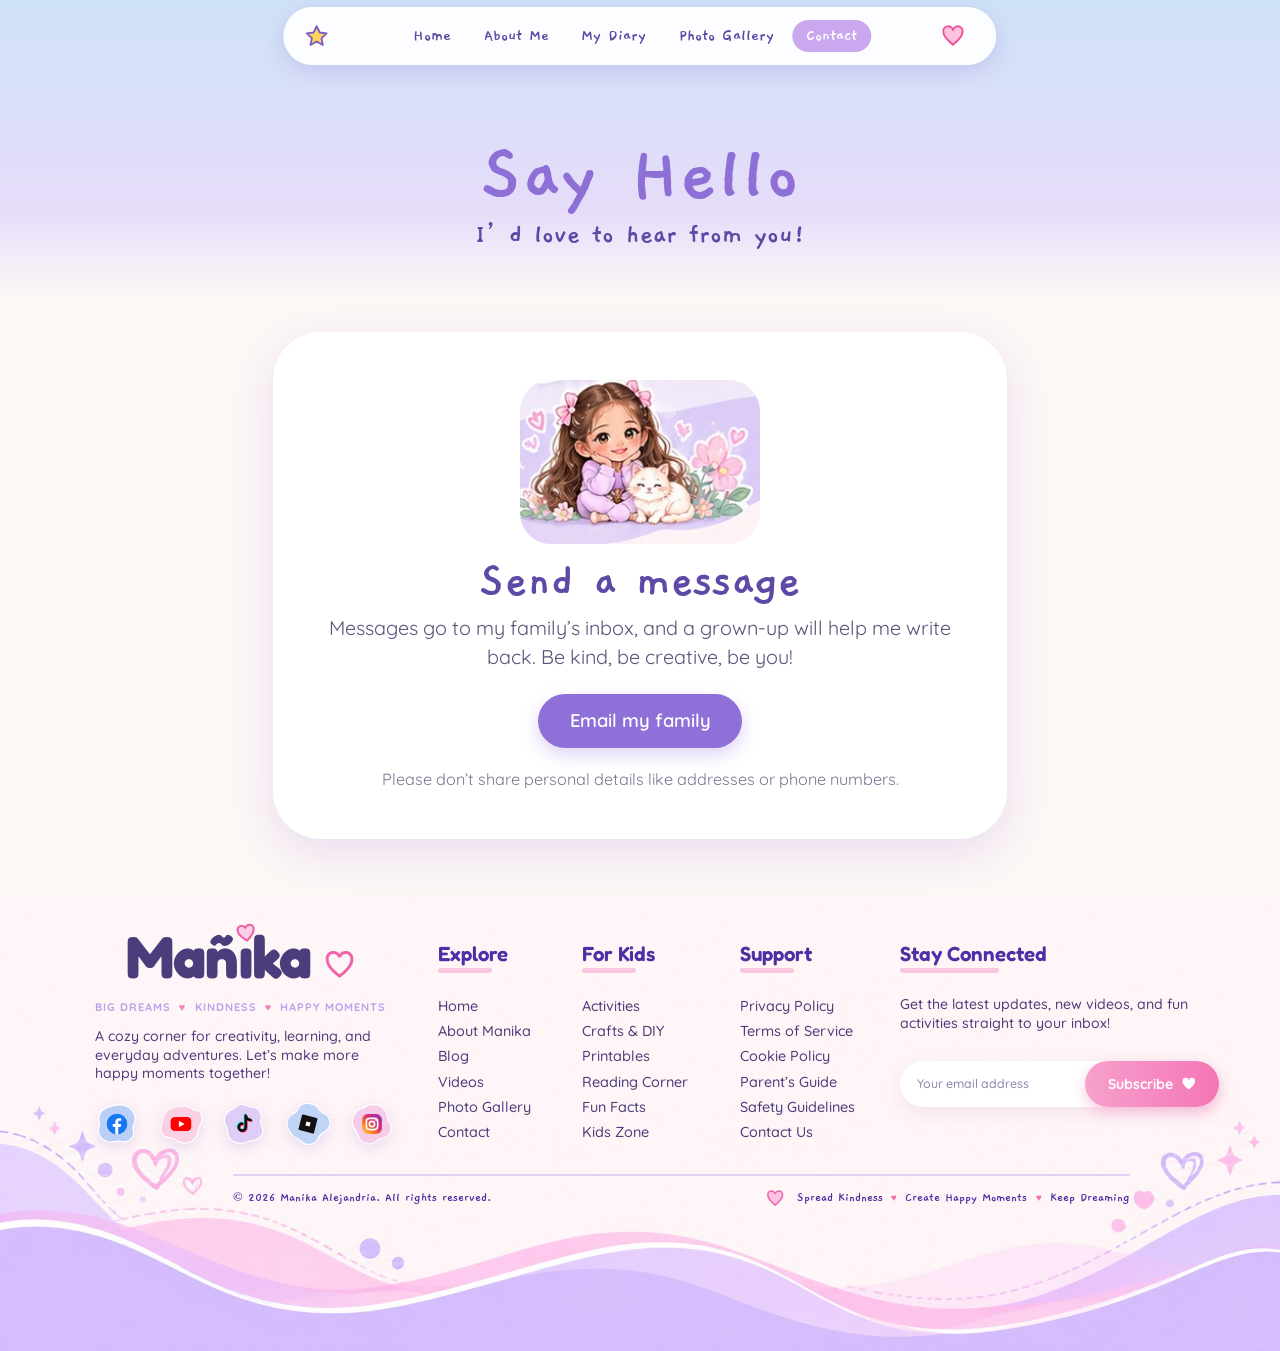
<file: contact.html>
<!DOCTYPE html>
<html lang="en">
<head>
<meta charset="utf-8">
<meta name="viewport" content="width=device-width,initial-scale=1">
<title>Contact | Manika Alejandria</title>
<meta name="description" content="Manika Alejandria: a little girl with big dreams">
<link rel="preconnect" href="https://fonts.googleapis.com">
<link rel="preconnect" href="https://fonts.gstatic.com" crossorigin>
<link href="https://fonts.googleapis.com/css2?family=Fredoka:wght@600;700&family=Gaegu:wght@400;700&family=Quicksand:wght@500;600;700&display=swap" rel="stylesheet">
<link rel="stylesheet" href="style.css">
</head>
<body>
<nav class="nav" aria-label="Main">
  <svg class="n-star" viewBox="0 0 24 24" aria-hidden="true"><path d="M12 2.8l2.7 5.7 6.2.8-4.6 4.3 1.2 6.1L12 16.6 6.5 19.7l1.2-6.1L3.1 9.3l6.2-.8z" fill="#ffd45a" stroke="#7a5cc8" stroke-width="1.6" stroke-linejoin="round"/></svg><span class="brand">Manika</span>
  <button class="burger" aria-label="Menu" aria-expanded="false">&#9776;</button>
  <ul><li><a class="link" href="index.html">Home</a></li><li><a class="link" href="about.html">About Me</a></li><li><a class="link" href="diary.html">My Diary</a></li><li><a class="link" href="gallery.html">Photo Gallery</a></li><li><a class="link active" href="contact.html">Contact</a></li></ul>
  <svg class="n-heart" viewBox="0 0 24 24" aria-hidden="true"><path d="M12 20.5C5.5 15.3 3 12 3 8.8A4.5 4.5 0 0 1 12 6.6a4.5 4.5 0 0 1 9 2.2c0 3.2-2.5 6.5-9 11.7z" fill="#ffc2dc" stroke="#f0509a" stroke-width="1.8" stroke-linejoin="round"/></svg>
</nav>
<header class="page-head"><h1>Say Hello</h1><p>I&rsquo;d love to hear from you!</p></header><section class="s-inner"><div class="contact-card">
<img src="images/mascot.jpg" alt="Illustration of Manika with her kitten">
<h2 class="t">Send a message</h2>
<p>Messages go to my family&rsquo;s inbox, and a grown-up will help me write back. Be kind, be creative, be you!</p>
<a class="btn" data-email="parent@example.com" href="mailto:parent@example.com">Email my family</a>
<p class="small">Please don&rsquo;t share personal details like addresses or phone numbers.</p>
</div></section>
<footer class="footer fx">
  <div class="fx-in">
    <div class="fx-brand">
      <a class="fx-logo" href="index.html" aria-label="Manika, home">Ma&ntilde;<span class="fx-i">&#305;<svg viewBox="0 0 24 24" aria-hidden="true"><path d="M12 21C5 15.5 2.5 12 2.5 8.6A4.6 4.6 0 0 1 12 6.4a4.6 4.6 0 0 1 9.5 2.2C21.5 12 19 15.5 12 21z"/></svg></span>ka<svg class="fx-logo-heart" viewBox="0 0 24 24" aria-hidden="true"><path d="M12 21C5 15.5 2.5 12 2.5 8.6A4.6 4.6 0 0 1 12 6.4a4.6 4.6 0 0 1 9.5 2.2C21.5 12 19 15.5 12 21z"/></svg></a>
      <p class="fx-tag">Big Dreams <i aria-hidden="true">&#9829;</i> Kindness <i aria-hidden="true">&#9829;</i> Happy Moments</p>
      <p class="fx-desc">A cozy corner for creativity, learning, and everyday adventures. Let&rsquo;s make more happy moments together!</p>
      <div class="fx-social">
        <a class="fb" href="#" aria-label="Facebook"><svg class="fx-bloom" viewBox="-6 -6 112 112" aria-hidden="true"><path d="M58 4C74 3 92 16 94 34 96 48 86 54 90 68 95 84 78 98 60 94 46 91 40 98 26 94 8 89 0 72 6 58 10 48 2 38 8 26 15 10 40 5 58 4Z"/></svg><svg class="fx-ico" viewBox="0 0 48 48" aria-hidden="true"><circle cx="24" cy="24" r="22" fill="#1877f2"/><path d="M26.6 46V30.3h5.3l.8-6.1h-6.1v-3.9c0-1.8.5-3 3.1-3h3.3v-5.5c-.6-.1-2.5-.2-4.7-.2-4.7 0-7.9 2.8-7.9 8.1v4.5h-5.3v6.1h5.3V46z" fill="#fff"/></svg></a>
        <a class="yt" href="#" aria-label="YouTube"><svg class="fx-bloom" viewBox="-6 -6 112 112" aria-hidden="true"><path d="M40 8C54 0 66 10 78 8 92 6 100 22 96 38 93 50 99 60 94 74 88 92 66 98 50 92 38 88 26 98 13 88 2 79 6 62 4 50 2 34 12 22 22 16 28 12 32 12 40 8Z"/></svg><svg class="fx-ico" viewBox="0 0 48 48" aria-hidden="true"><rect x="2" y="9" width="44" height="30" rx="9" fill="#ff0000"/><path d="M19.5 17v14l12-7z" fill="#fff"/></svg></a>
        <a class="tt" href="#" aria-label="TikTok"><svg class="fx-bloom" viewBox="-6 -6 112 112" aria-hidden="true"><path d="M50 2C64 2 70 14 82 16 96 19 99 38 92 50 86 60 98 72 88 86 78 99 60 94 48 96 32 99 14 92 8 78 3 66 10 56 5 44 0 28 12 12 28 10 38 9 40 2 50 2Z"/></svg><svg class="fx-ico" viewBox="0 0 48 48" aria-hidden="true"><g fill="none" stroke-width="5.5" stroke-linecap="round" stroke-linejoin="round"><path d="M27.5 6v24.5a7.5 7.5 0 1 1-7.5-7.5M27.5 6c.8 5.4 4.2 9 10.5 9.6" stroke="#25f4ee" transform="translate(-1.6 -1.4)"/><path d="M27.5 6v24.5a7.5 7.5 0 1 1-7.5-7.5M27.5 6c.8 5.4 4.2 9 10.5 9.6" stroke="#fe2c55" transform="translate(1.6 1.4)"/><path d="M27.5 6v24.5a7.5 7.5 0 1 1-7.5-7.5M27.5 6c.8 5.4 4.2 9 10.5 9.6" stroke="#111"/></g></svg></a>
        <a class="rb" href="#" aria-label="Roblox"><svg class="fx-bloom" viewBox="-6 -6 112 112" aria-hidden="true"><path d="M30 6C44 1 50 10 64 6 82 1 98 14 96 32 95 44 88 48 92 60 98 78 84 96 66 94 54 93 50 99 36 96 18 93 3 82 4 66 5 54 12 50 8 38 3 22 16 11 30 6Z"/></svg><svg class="fx-ico" viewBox="0 0 48 48" aria-hidden="true"><g transform="rotate(14 24 24)"><rect x="7" y="7" width="34" height="34" rx="2.5" fill="#111"/><rect x="19.5" y="19.5" width="9" height="9" fill="#fff"/></g></svg></a>
        <a class="ig" href="#" aria-label="Instagram"><svg class="fx-bloom" viewBox="-6 -6 112 112" aria-hidden="true"><path d="M62 6C78 9 94 22 94 40 94 52 86 58 88 70 90 88 72 99 56 94 44 90 38 96 24 92 8 87 1 70 6 56 10 44 3 34 10 22 18 8 36 2 48 6 54 8 56 5 62 6Z"/></svg><svg class="fx-ico" viewBox="0 0 48 48" aria-hidden="true"><defs><linearGradient id="fxig" x1="0" y1="1" x2="1" y2="0"><stop offset="0" stop-color="#feda75"/><stop offset=".3" stop-color="#fa7e1e"/><stop offset=".6" stop-color="#d62976"/><stop offset="1" stop-color="#962fbf"/></linearGradient></defs><rect x="3" y="3" width="42" height="42" rx="12" fill="url(#fxig)"/><rect x="12" y="12" width="24" height="24" rx="7" fill="none" stroke="#fff" stroke-width="3.4"/><circle cx="24" cy="24" r="5.6" fill="none" stroke="#fff" stroke-width="3.4"/><circle cx="32.6" cy="15.4" r="2" fill="#fff"/></svg></a>
      </div>
    </div>
    <nav class="fx-col" aria-label="Explore">
      <h2 class="fx-h">Explore</h2>
      <ul><li><a href="index.html">Home</a></li><li><a href="about.html">About Manika</a></li><li><a href="#">Blog</a></li><li><a href="#">Videos</a></li><li><a href="gallery.html">Photo Gallery</a></li><li><a href="contact.html">Contact</a></li></ul>
    </nav>
    <nav class="fx-col" aria-label="For Kids">
      <h2 class="fx-h">For Kids</h2>
      <ul><li><a href="#">Activities</a></li><li><a href="#">Crafts &amp; DIY</a></li><li><a href="#">Printables</a></li><li><a href="#">Reading Corner</a></li><li><a href="#">Fun Facts</a></li><li><a href="#">Kids Zone</a></li></ul>
    </nav>
    <nav class="fx-col" aria-label="Support">
      <h2 class="fx-h">Support</h2>
      <ul><li><a href="privacy.html">Privacy Policy</a></li><li><a href="terms.html">Terms of Service</a></li><li><a href="#">Cookie Policy</a></li><li><a href="#">Parent&rsquo;s Guide</a></li><li><a href="#">Safety Guidelines</a></li><li><a href="contact.html">Contact Us</a></li></ul>
    </nav>
    <div class="fx-col fx-news">
      <h2 class="fx-h">Stay Connected</h2>
      <p>Get the latest updates, new videos, and fun activities straight to your inbox!</p>
      <form class="fx-form" action="#" onsubmit="return false">
        <label class="sr" for="fx-email">Your email address</label>
        <input id="fx-email" type="email" placeholder="Your email address" autocomplete="email">
        <button type="submit">Subscribe <svg viewBox="0 0 24 24" aria-hidden="true"><path d="M12 21C5 15.5 2.5 12 2.5 8.6A4.6 4.6 0 0 1 12 6.4a4.6 4.6 0 0 1 9.5 2.2C21.5 12 19 15.5 12 21z"/></svg></button>
      </form>
    </div>
    <div class="fx-bar">
      <p class="fx-copy">&copy; 2026 Manika Alejandria. All rights reserved.</p>
      <p class="fx-motto"><svg viewBox="0 0 24 24" aria-hidden="true"><path d="M12 21C5 15.5 2.5 12 2.5 8.6A4.6 4.6 0 0 1 12 6.4a4.6 4.6 0 0 1 9.5 2.2C21.5 12 19 15.5 12 21z"/></svg>Spread Kindness <i aria-hidden="true">&#9829;</i> Create Happy Moments <i aria-hidden="true">&#9829;</i> Keep Dreaming</p>
    </div>
  </div>
</footer>
<button class="to-top" aria-label="Back to top" type="button"><svg viewBox="0 0 24 24" fill="none" stroke="currentColor" stroke-width="2.6" stroke-linecap="round" stroke-linejoin="round" aria-hidden="true"><path d="M12 19V6M6 11l6-6 6 6"/></svg></button>
<script src="script.js"></script>
</body>
</html>
</file>
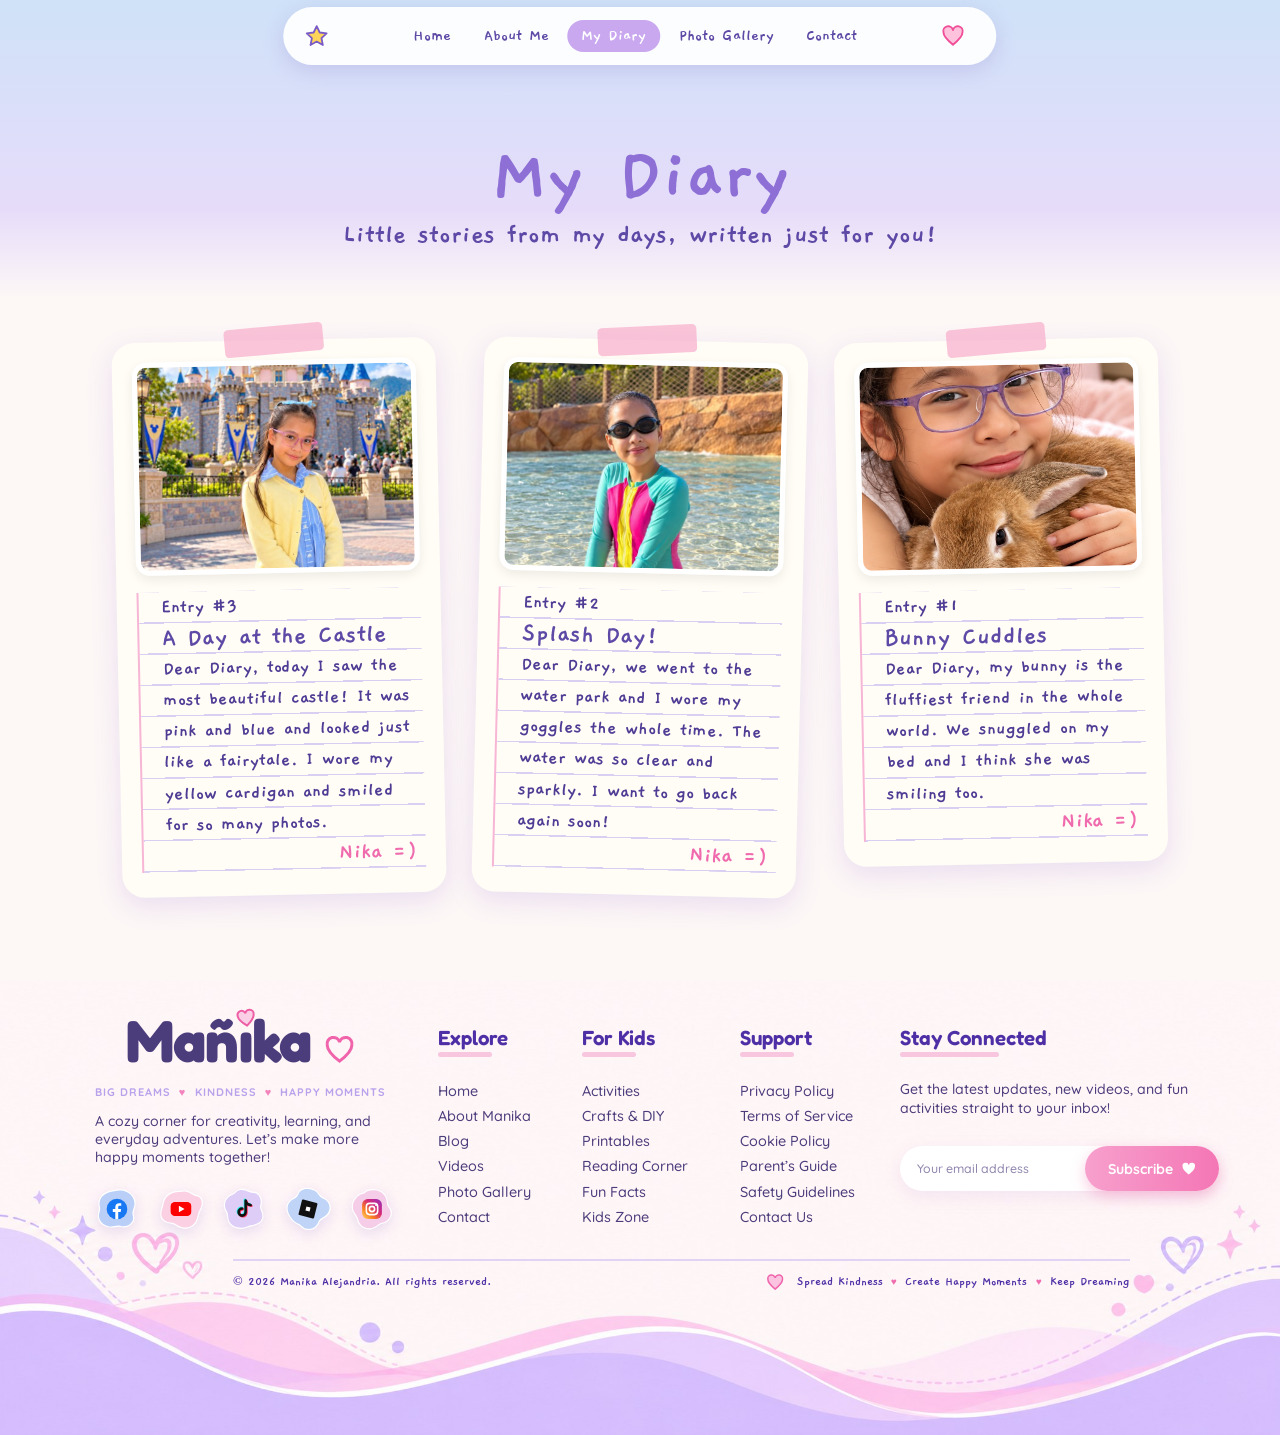
<file: diary.html>
<!DOCTYPE html>
<html lang="en">
<head>
<meta charset="utf-8">
<meta name="viewport" content="width=device-width,initial-scale=1">
<title>My Diary | Manika Alejandria</title>
<meta name="description" content="Manika Alejandria: a little girl with big dreams">
<link rel="preconnect" href="https://fonts.googleapis.com">
<link rel="preconnect" href="https://fonts.gstatic.com" crossorigin>
<link href="https://fonts.googleapis.com/css2?family=Fredoka:wght@600;700&family=Gaegu:wght@400;700&family=Quicksand:wght@500;600;700&display=swap" rel="stylesheet">
<link rel="stylesheet" href="style.css">
</head>
<body>
<nav class="nav" aria-label="Main">
  <svg class="n-star" viewBox="0 0 24 24" aria-hidden="true"><path d="M12 2.8l2.7 5.7 6.2.8-4.6 4.3 1.2 6.1L12 16.6 6.5 19.7l1.2-6.1L3.1 9.3l6.2-.8z" fill="#ffd45a" stroke="#7a5cc8" stroke-width="1.6" stroke-linejoin="round"/></svg><span class="brand">Manika</span>
  <button class="burger" aria-label="Menu" aria-expanded="false">&#9776;</button>
  <ul><li><a class="link" href="index.html">Home</a></li><li><a class="link" href="about.html">About Me</a></li><li><a class="link active" href="diary.html">My Diary</a></li><li><a class="link" href="gallery.html">Photo Gallery</a></li><li><a class="link" href="contact.html">Contact</a></li></ul>
  <svg class="n-heart" viewBox="0 0 24 24" aria-hidden="true"><path d="M12 20.5C5.5 15.3 3 12 3 8.8A4.5 4.5 0 0 1 12 6.6a4.5 4.5 0 0 1 9 2.2c0 3.2-2.5 6.5-9 11.7z" fill="#ffc2dc" stroke="#f0509a" stroke-width="1.8" stroke-linejoin="round"/></svg>
</nav>
<header class="page-head"><h1>My Diary</h1><p>Little stories from my days, written just for you!</p></header>
<section class="s-inner diary">
  <!-- Diary entries: copy one <article class="entry"> block to add a new one. Newest first. -->
  <article class="entry">
    <span class="entry-tape" aria-hidden="true"></span>
    <img class="entry-photo" src="images/gal-1.jpg" alt="Manika in front of the Disneyland castle" loading="lazy">
    <div class="entry-page">
      <p class="entry-date">Entry #3</p>
      <h2 class="entry-title">A Day at the Castle</h2>
      <p>Dear Diary, today I saw the most beautiful castle! It was pink and blue and looked just like a fairytale. I wore my yellow cardigan and smiled for so many photos.</p>
      <p class="entry-sign">Nika =)</p>
    </div>
  </article>
  <article class="entry">
    <span class="entry-tape" aria-hidden="true"></span>
    <img class="entry-photo" src="images/gal-6.jpg" alt="Manika in the water at a water park" loading="lazy">
    <div class="entry-page">
      <p class="entry-date">Entry #2</p>
      <h2 class="entry-title">Splash Day!</h2>
      <p>Dear Diary, we went to the water park and I wore my goggles the whole time. The water was so clear and sparkly. I want to go back again soon!</p>
      <p class="entry-sign">Nika =)</p>
    </div>
  </article>
  <article class="entry">
    <span class="entry-tape" aria-hidden="true"></span>
    <img class="entry-photo" src="images/adv-pets.jpg" alt="Manika hugging her bunny" loading="lazy">
    <div class="entry-page">
      <p class="entry-date">Entry #1</p>
      <h2 class="entry-title">Bunny Cuddles</h2>
      <p>Dear Diary, my bunny is the fluffiest friend in the whole world. We snuggled on my bed and I think she was smiling too.</p>
      <p class="entry-sign">Nika =)</p>
    </div>
  </article>
</section>
<footer class="footer fx">
  <div class="fx-in">
    <div class="fx-brand">
      <a class="fx-logo" href="index.html" aria-label="Manika, home">Ma&ntilde;<span class="fx-i">&#305;<svg viewBox="0 0 24 24" aria-hidden="true"><path d="M12 21C5 15.5 2.5 12 2.5 8.6A4.6 4.6 0 0 1 12 6.4a4.6 4.6 0 0 1 9.5 2.2C21.5 12 19 15.5 12 21z"/></svg></span>ka<svg class="fx-logo-heart" viewBox="0 0 24 24" aria-hidden="true"><path d="M12 21C5 15.5 2.5 12 2.5 8.6A4.6 4.6 0 0 1 12 6.4a4.6 4.6 0 0 1 9.5 2.2C21.5 12 19 15.5 12 21z"/></svg></a>
      <p class="fx-tag">Big Dreams <i aria-hidden="true">&#9829;</i> Kindness <i aria-hidden="true">&#9829;</i> Happy Moments</p>
      <p class="fx-desc">A cozy corner for creativity, learning, and everyday adventures. Let&rsquo;s make more happy moments together!</p>
      <div class="fx-social">
        <a class="fb" href="#" aria-label="Facebook"><svg class="fx-bloom" viewBox="-6 -6 112 112" aria-hidden="true"><path d="M58 4C74 3 92 16 94 34 96 48 86 54 90 68 95 84 78 98 60 94 46 91 40 98 26 94 8 89 0 72 6 58 10 48 2 38 8 26 15 10 40 5 58 4Z"/></svg><svg class="fx-ico" viewBox="0 0 48 48" aria-hidden="true"><circle cx="24" cy="24" r="22" fill="#1877f2"/><path d="M26.6 46V30.3h5.3l.8-6.1h-6.1v-3.9c0-1.8.5-3 3.1-3h3.3v-5.5c-.6-.1-2.5-.2-4.7-.2-4.7 0-7.9 2.8-7.9 8.1v4.5h-5.3v6.1h5.3V46z" fill="#fff"/></svg></a>
        <a class="yt" href="#" aria-label="YouTube"><svg class="fx-bloom" viewBox="-6 -6 112 112" aria-hidden="true"><path d="M40 8C54 0 66 10 78 8 92 6 100 22 96 38 93 50 99 60 94 74 88 92 66 98 50 92 38 88 26 98 13 88 2 79 6 62 4 50 2 34 12 22 22 16 28 12 32 12 40 8Z"/></svg><svg class="fx-ico" viewBox="0 0 48 48" aria-hidden="true"><rect x="2" y="9" width="44" height="30" rx="9" fill="#ff0000"/><path d="M19.5 17v14l12-7z" fill="#fff"/></svg></a>
        <a class="tt" href="#" aria-label="TikTok"><svg class="fx-bloom" viewBox="-6 -6 112 112" aria-hidden="true"><path d="M50 2C64 2 70 14 82 16 96 19 99 38 92 50 86 60 98 72 88 86 78 99 60 94 48 96 32 99 14 92 8 78 3 66 10 56 5 44 0 28 12 12 28 10 38 9 40 2 50 2Z"/></svg><svg class="fx-ico" viewBox="0 0 48 48" aria-hidden="true"><g fill="none" stroke-width="5.5" stroke-linecap="round" stroke-linejoin="round"><path d="M27.5 6v24.5a7.5 7.5 0 1 1-7.5-7.5M27.5 6c.8 5.4 4.2 9 10.5 9.6" stroke="#25f4ee" transform="translate(-1.6 -1.4)"/><path d="M27.5 6v24.5a7.5 7.5 0 1 1-7.5-7.5M27.5 6c.8 5.4 4.2 9 10.5 9.6" stroke="#fe2c55" transform="translate(1.6 1.4)"/><path d="M27.5 6v24.5a7.5 7.5 0 1 1-7.5-7.5M27.5 6c.8 5.4 4.2 9 10.5 9.6" stroke="#111"/></g></svg></a>
        <a class="rb" href="#" aria-label="Roblox"><svg class="fx-bloom" viewBox="-6 -6 112 112" aria-hidden="true"><path d="M30 6C44 1 50 10 64 6 82 1 98 14 96 32 95 44 88 48 92 60 98 78 84 96 66 94 54 93 50 99 36 96 18 93 3 82 4 66 5 54 12 50 8 38 3 22 16 11 30 6Z"/></svg><svg class="fx-ico" viewBox="0 0 48 48" aria-hidden="true"><g transform="rotate(14 24 24)"><rect x="7" y="7" width="34" height="34" rx="2.5" fill="#111"/><rect x="19.5" y="19.5" width="9" height="9" fill="#fff"/></g></svg></a>
        <a class="ig" href="#" aria-label="Instagram"><svg class="fx-bloom" viewBox="-6 -6 112 112" aria-hidden="true"><path d="M62 6C78 9 94 22 94 40 94 52 86 58 88 70 90 88 72 99 56 94 44 90 38 96 24 92 8 87 1 70 6 56 10 44 3 34 10 22 18 8 36 2 48 6 54 8 56 5 62 6Z"/></svg><svg class="fx-ico" viewBox="0 0 48 48" aria-hidden="true"><defs><linearGradient id="fxig" x1="0" y1="1" x2="1" y2="0"><stop offset="0" stop-color="#feda75"/><stop offset=".3" stop-color="#fa7e1e"/><stop offset=".6" stop-color="#d62976"/><stop offset="1" stop-color="#962fbf"/></linearGradient></defs><rect x="3" y="3" width="42" height="42" rx="12" fill="url(#fxig)"/><rect x="12" y="12" width="24" height="24" rx="7" fill="none" stroke="#fff" stroke-width="3.4"/><circle cx="24" cy="24" r="5.6" fill="none" stroke="#fff" stroke-width="3.4"/><circle cx="32.6" cy="15.4" r="2" fill="#fff"/></svg></a>
      </div>
    </div>
    <nav class="fx-col" aria-label="Explore">
      <h2 class="fx-h">Explore</h2>
      <ul><li><a href="index.html">Home</a></li><li><a href="about.html">About Manika</a></li><li><a href="#">Blog</a></li><li><a href="#">Videos</a></li><li><a href="gallery.html">Photo Gallery</a></li><li><a href="contact.html">Contact</a></li></ul>
    </nav>
    <nav class="fx-col" aria-label="For Kids">
      <h2 class="fx-h">For Kids</h2>
      <ul><li><a href="#">Activities</a></li><li><a href="#">Crafts &amp; DIY</a></li><li><a href="#">Printables</a></li><li><a href="#">Reading Corner</a></li><li><a href="#">Fun Facts</a></li><li><a href="#">Kids Zone</a></li></ul>
    </nav>
    <nav class="fx-col" aria-label="Support">
      <h2 class="fx-h">Support</h2>
      <ul><li><a href="privacy.html">Privacy Policy</a></li><li><a href="terms.html">Terms of Service</a></li><li><a href="#">Cookie Policy</a></li><li><a href="#">Parent&rsquo;s Guide</a></li><li><a href="#">Safety Guidelines</a></li><li><a href="contact.html">Contact Us</a></li></ul>
    </nav>
    <div class="fx-col fx-news">
      <h2 class="fx-h">Stay Connected</h2>
      <p>Get the latest updates, new videos, and fun activities straight to your inbox!</p>
      <form class="fx-form" action="#" onsubmit="return false">
        <label class="sr" for="fx-email">Your email address</label>
        <input id="fx-email" type="email" placeholder="Your email address" autocomplete="email">
        <button type="submit">Subscribe <svg viewBox="0 0 24 24" aria-hidden="true"><path d="M12 21C5 15.5 2.5 12 2.5 8.6A4.6 4.6 0 0 1 12 6.4a4.6 4.6 0 0 1 9.5 2.2C21.5 12 19 15.5 12 21z"/></svg></button>
      </form>
    </div>
    <div class="fx-bar">
      <p class="fx-copy">&copy; 2026 Manika Alejandria. All rights reserved.</p>
      <p class="fx-motto"><svg viewBox="0 0 24 24" aria-hidden="true"><path d="M12 21C5 15.5 2.5 12 2.5 8.6A4.6 4.6 0 0 1 12 6.4a4.6 4.6 0 0 1 9.5 2.2C21.5 12 19 15.5 12 21z"/></svg>Spread Kindness <i aria-hidden="true">&#9829;</i> Create Happy Moments <i aria-hidden="true">&#9829;</i> Keep Dreaming</p>
    </div>
  </div>
</footer>
<button class="to-top" aria-label="Back to top" type="button"><svg viewBox="0 0 24 24" fill="none" stroke="currentColor" stroke-width="2.6" stroke-linecap="round" stroke-linejoin="round" aria-hidden="true"><path d="M12 19V6M6 11l6-6 6 6"/></svg></button>
<script src="script.js"></script>
</body>
</html>
</file>
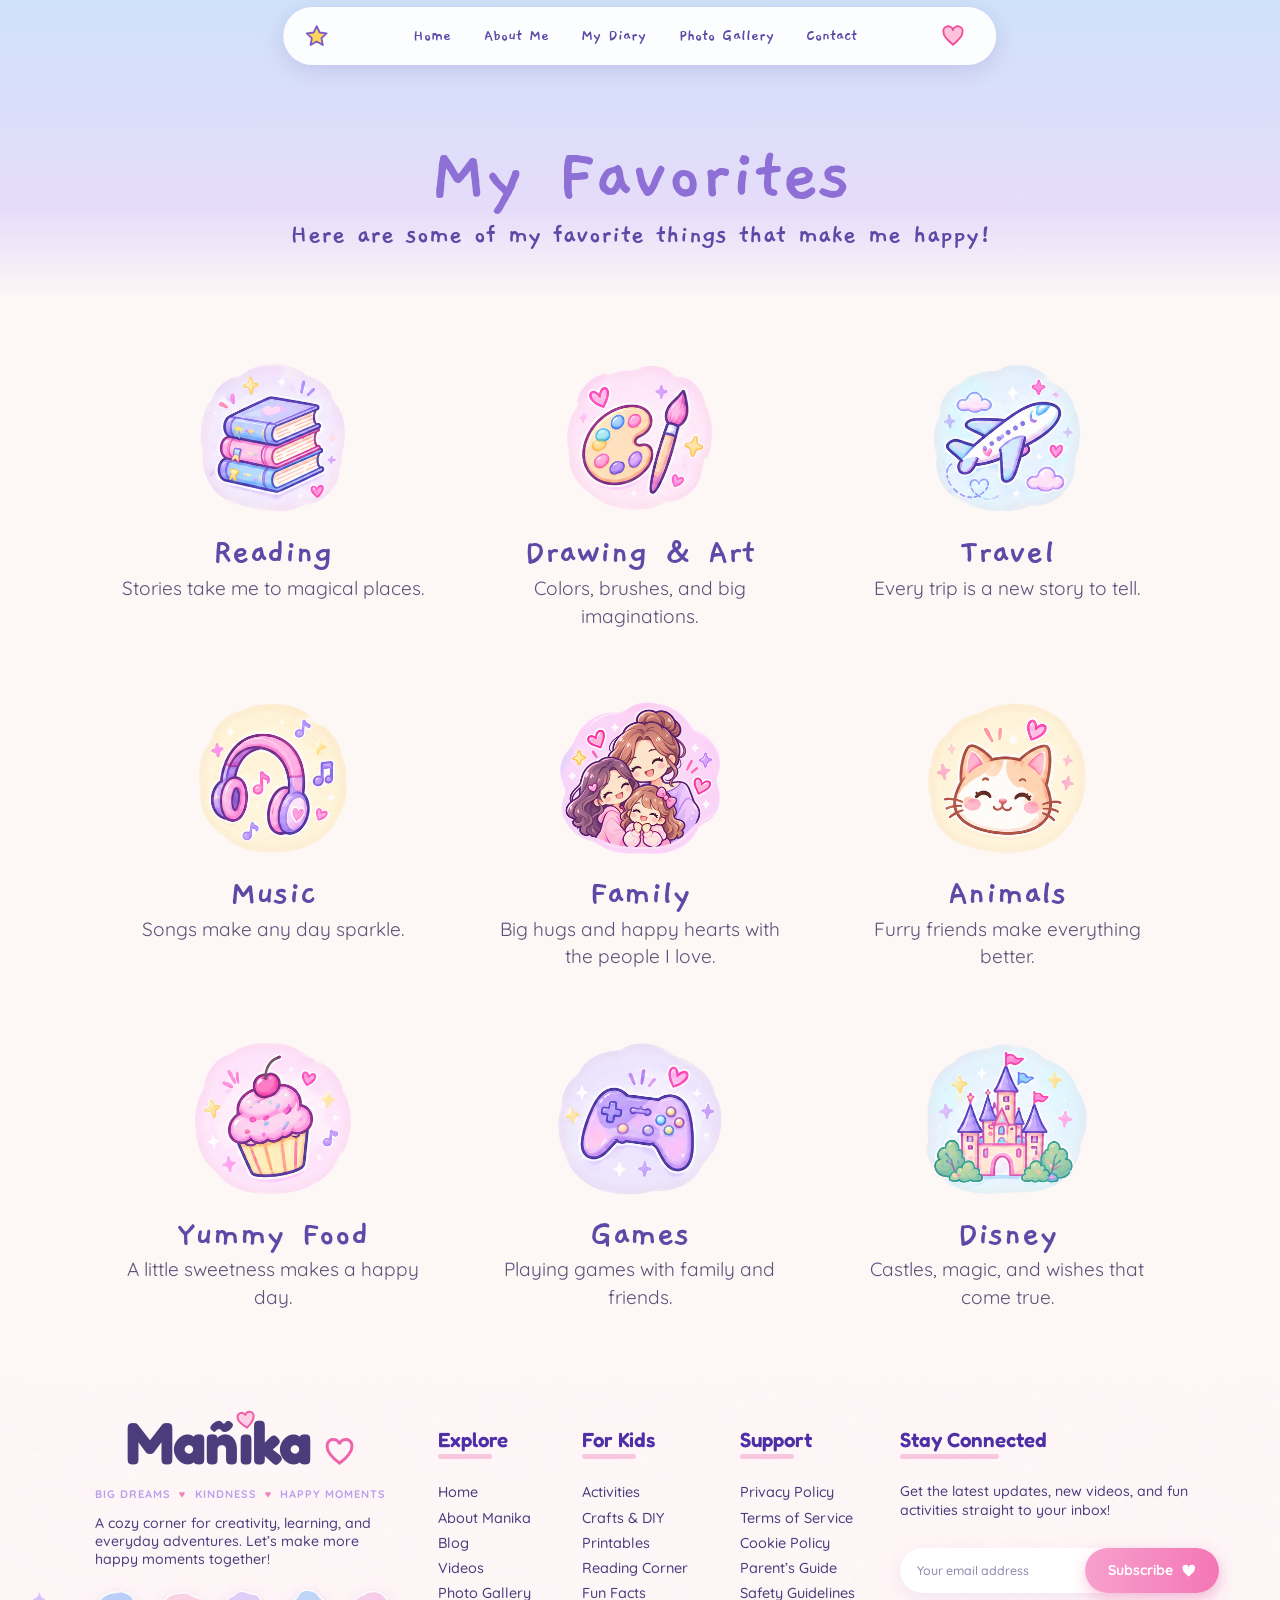
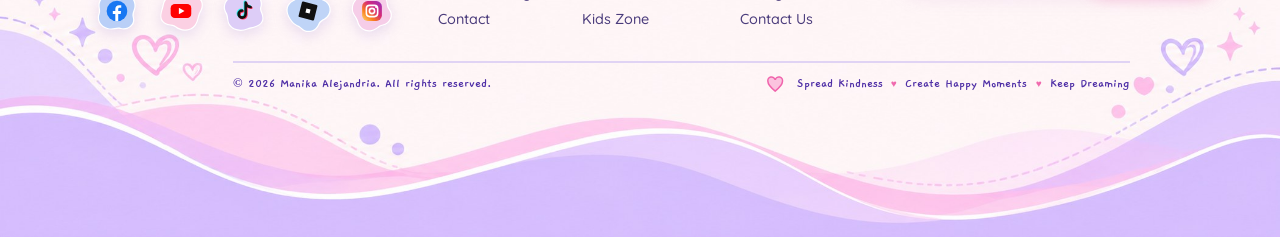
<file: favorites.html>
<!DOCTYPE html>
<html lang="en">
<head>
<meta charset="utf-8">
<meta name="viewport" content="width=device-width,initial-scale=1">
<title>My Favorites | Manika Alejandria</title>
<meta name="description" content="Manika Alejandria: a little girl with big dreams">
<link rel="preconnect" href="https://fonts.googleapis.com">
<link rel="preconnect" href="https://fonts.gstatic.com" crossorigin>
<link href="https://fonts.googleapis.com/css2?family=Fredoka:wght@600;700&family=Gaegu:wght@400;700&family=Quicksand:wght@500;600;700&display=swap" rel="stylesheet">
<link rel="stylesheet" href="style.css">
</head>
<body>
<nav class="nav" aria-label="Main">
  <svg class="n-star" viewBox="0 0 24 24" aria-hidden="true"><path d="M12 2.8l2.7 5.7 6.2.8-4.6 4.3 1.2 6.1L12 16.6 6.5 19.7l1.2-6.1L3.1 9.3l6.2-.8z" fill="#ffd45a" stroke="#7a5cc8" stroke-width="1.6" stroke-linejoin="round"/></svg><span class="brand">Manika</span>
  <button class="burger" aria-label="Menu" aria-expanded="false">&#9776;</button>
  <ul><li><a class="link" href="index.html">Home</a></li><li><a class="link" href="about.html">About Me</a></li><li><a class="link" href="diary.html">My Diary</a></li><li><a class="link" href="gallery.html">Photo Gallery</a></li><li><a class="link" href="contact.html">Contact</a></li></ul>
  <svg class="n-heart" viewBox="0 0 24 24" aria-hidden="true"><path d="M12 20.5C5.5 15.3 3 12 3 8.8A4.5 4.5 0 0 1 12 6.6a4.5 4.5 0 0 1 9 2.2c0 3.2-2.5 6.5-9 11.7z" fill="#ffc2dc" stroke="#f0509a" stroke-width="1.8" stroke-linejoin="round"/></svg>
</nav>
<header class="page-head"><h1>My Favorites</h1><p>Here are some of my favorite things that make me happy!</p></header><section class="s-inner"><div class="love-big"><div class="box"><img src="images/love-1.png" alt=""><h3 class="t">Reading</h3><p>Stories take me to magical places.</p></div><div class="box"><img src="images/love-2.png" alt=""><h3 class="t">Drawing &amp; Art</h3><p>Colors, brushes, and big imaginations.</p></div><div class="box"><img src="images/love-3.png" alt=""><h3 class="t">Travel</h3><p>Every trip is a new story to tell.</p></div><div class="box"><img src="images/love-4.png" alt=""><h3 class="t">Music</h3><p>Songs make any day sparkle.</p></div><div class="box"><img src="images/love-5.png" alt=""><h3 class="t">Family</h3><p>Big hugs and happy hearts with the people I love.</p></div><div class="box"><img src="images/love-6.png" alt=""><h3 class="t">Animals</h3><p>Furry friends make everything better.</p></div><div class="box"><img src="images/love-7.png" alt=""><h3 class="t">Yummy Food</h3><p>A little sweetness makes a happy day.</p></div><div class="box"><img src="images/love-8.png" alt=""><h3 class="t">Games</h3><p>Playing games with family and friends.</p></div><div class="box"><img src="images/love-9.png" alt=""><h3 class="t">Disney</h3><p>Castles, magic, and wishes that come true.</p></div></div></section>
<footer class="footer fx">
  <div class="fx-in">
    <div class="fx-brand">
      <a class="fx-logo" href="index.html" aria-label="Manika, home">Ma&ntilde;<span class="fx-i">&#305;<svg viewBox="0 0 24 24" aria-hidden="true"><path d="M12 21C5 15.5 2.5 12 2.5 8.6A4.6 4.6 0 0 1 12 6.4a4.6 4.6 0 0 1 9.5 2.2C21.5 12 19 15.5 12 21z"/></svg></span>ka<svg class="fx-logo-heart" viewBox="0 0 24 24" aria-hidden="true"><path d="M12 21C5 15.5 2.5 12 2.5 8.6A4.6 4.6 0 0 1 12 6.4a4.6 4.6 0 0 1 9.5 2.2C21.5 12 19 15.5 12 21z"/></svg></a>
      <p class="fx-tag">Big Dreams <i aria-hidden="true">&#9829;</i> Kindness <i aria-hidden="true">&#9829;</i> Happy Moments</p>
      <p class="fx-desc">A cozy corner for creativity, learning, and everyday adventures. Let&rsquo;s make more happy moments together!</p>
      <div class="fx-social">
        <a class="fb" href="#" aria-label="Facebook"><svg class="fx-bloom" viewBox="-6 -6 112 112" aria-hidden="true"><path d="M58 4C74 3 92 16 94 34 96 48 86 54 90 68 95 84 78 98 60 94 46 91 40 98 26 94 8 89 0 72 6 58 10 48 2 38 8 26 15 10 40 5 58 4Z"/></svg><svg class="fx-ico" viewBox="0 0 48 48" aria-hidden="true"><circle cx="24" cy="24" r="22" fill="#1877f2"/><path d="M26.6 46V30.3h5.3l.8-6.1h-6.1v-3.9c0-1.8.5-3 3.1-3h3.3v-5.5c-.6-.1-2.5-.2-4.7-.2-4.7 0-7.9 2.8-7.9 8.1v4.5h-5.3v6.1h5.3V46z" fill="#fff"/></svg></a>
        <a class="yt" href="#" aria-label="YouTube"><svg class="fx-bloom" viewBox="-6 -6 112 112" aria-hidden="true"><path d="M40 8C54 0 66 10 78 8 92 6 100 22 96 38 93 50 99 60 94 74 88 92 66 98 50 92 38 88 26 98 13 88 2 79 6 62 4 50 2 34 12 22 22 16 28 12 32 12 40 8Z"/></svg><svg class="fx-ico" viewBox="0 0 48 48" aria-hidden="true"><rect x="2" y="9" width="44" height="30" rx="9" fill="#ff0000"/><path d="M19.5 17v14l12-7z" fill="#fff"/></svg></a>
        <a class="tt" href="#" aria-label="TikTok"><svg class="fx-bloom" viewBox="-6 -6 112 112" aria-hidden="true"><path d="M50 2C64 2 70 14 82 16 96 19 99 38 92 50 86 60 98 72 88 86 78 99 60 94 48 96 32 99 14 92 8 78 3 66 10 56 5 44 0 28 12 12 28 10 38 9 40 2 50 2Z"/></svg><svg class="fx-ico" viewBox="0 0 48 48" aria-hidden="true"><g fill="none" stroke-width="5.5" stroke-linecap="round" stroke-linejoin="round"><path d="M27.5 6v24.5a7.5 7.5 0 1 1-7.5-7.5M27.5 6c.8 5.4 4.2 9 10.5 9.6" stroke="#25f4ee" transform="translate(-1.6 -1.4)"/><path d="M27.5 6v24.5a7.5 7.5 0 1 1-7.5-7.5M27.5 6c.8 5.4 4.2 9 10.5 9.6" stroke="#fe2c55" transform="translate(1.6 1.4)"/><path d="M27.5 6v24.5a7.5 7.5 0 1 1-7.5-7.5M27.5 6c.8 5.4 4.2 9 10.5 9.6" stroke="#111"/></g></svg></a>
        <a class="rb" href="#" aria-label="Roblox"><svg class="fx-bloom" viewBox="-6 -6 112 112" aria-hidden="true"><path d="M30 6C44 1 50 10 64 6 82 1 98 14 96 32 95 44 88 48 92 60 98 78 84 96 66 94 54 93 50 99 36 96 18 93 3 82 4 66 5 54 12 50 8 38 3 22 16 11 30 6Z"/></svg><svg class="fx-ico" viewBox="0 0 48 48" aria-hidden="true"><g transform="rotate(14 24 24)"><rect x="7" y="7" width="34" height="34" rx="2.5" fill="#111"/><rect x="19.5" y="19.5" width="9" height="9" fill="#fff"/></g></svg></a>
        <a class="ig" href="#" aria-label="Instagram"><svg class="fx-bloom" viewBox="-6 -6 112 112" aria-hidden="true"><path d="M62 6C78 9 94 22 94 40 94 52 86 58 88 70 90 88 72 99 56 94 44 90 38 96 24 92 8 87 1 70 6 56 10 44 3 34 10 22 18 8 36 2 48 6 54 8 56 5 62 6Z"/></svg><svg class="fx-ico" viewBox="0 0 48 48" aria-hidden="true"><defs><linearGradient id="fxig" x1="0" y1="1" x2="1" y2="0"><stop offset="0" stop-color="#feda75"/><stop offset=".3" stop-color="#fa7e1e"/><stop offset=".6" stop-color="#d62976"/><stop offset="1" stop-color="#962fbf"/></linearGradient></defs><rect x="3" y="3" width="42" height="42" rx="12" fill="url(#fxig)"/><rect x="12" y="12" width="24" height="24" rx="7" fill="none" stroke="#fff" stroke-width="3.4"/><circle cx="24" cy="24" r="5.6" fill="none" stroke="#fff" stroke-width="3.4"/><circle cx="32.6" cy="15.4" r="2" fill="#fff"/></svg></a>
      </div>
    </div>
    <nav class="fx-col" aria-label="Explore">
      <h2 class="fx-h">Explore</h2>
      <ul><li><a href="index.html">Home</a></li><li><a href="about.html">About Manika</a></li><li><a href="#">Blog</a></li><li><a href="#">Videos</a></li><li><a href="gallery.html">Photo Gallery</a></li><li><a href="contact.html">Contact</a></li></ul>
    </nav>
    <nav class="fx-col" aria-label="For Kids">
      <h2 class="fx-h">For Kids</h2>
      <ul><li><a href="#">Activities</a></li><li><a href="#">Crafts &amp; DIY</a></li><li><a href="#">Printables</a></li><li><a href="#">Reading Corner</a></li><li><a href="#">Fun Facts</a></li><li><a href="#">Kids Zone</a></li></ul>
    </nav>
    <nav class="fx-col" aria-label="Support">
      <h2 class="fx-h">Support</h2>
      <ul><li><a href="privacy.html">Privacy Policy</a></li><li><a href="terms.html">Terms of Service</a></li><li><a href="#">Cookie Policy</a></li><li><a href="#">Parent&rsquo;s Guide</a></li><li><a href="#">Safety Guidelines</a></li><li><a href="contact.html">Contact Us</a></li></ul>
    </nav>
    <div class="fx-col fx-news">
      <h2 class="fx-h">Stay Connected</h2>
      <p>Get the latest updates, new videos, and fun activities straight to your inbox!</p>
      <form class="fx-form" action="#" onsubmit="return false">
        <label class="sr" for="fx-email">Your email address</label>
        <input id="fx-email" type="email" placeholder="Your email address" autocomplete="email">
        <button type="submit">Subscribe <svg viewBox="0 0 24 24" aria-hidden="true"><path d="M12 21C5 15.5 2.5 12 2.5 8.6A4.6 4.6 0 0 1 12 6.4a4.6 4.6 0 0 1 9.5 2.2C21.5 12 19 15.5 12 21z"/></svg></button>
      </form>
    </div>
    <div class="fx-bar">
      <p class="fx-copy">&copy; 2026 Manika Alejandria. All rights reserved.</p>
      <p class="fx-motto"><svg viewBox="0 0 24 24" aria-hidden="true"><path d="M12 21C5 15.5 2.5 12 2.5 8.6A4.6 4.6 0 0 1 12 6.4a4.6 4.6 0 0 1 9.5 2.2C21.5 12 19 15.5 12 21z"/></svg>Spread Kindness <i aria-hidden="true">&#9829;</i> Create Happy Moments <i aria-hidden="true">&#9829;</i> Keep Dreaming</p>
    </div>
  </div>
</footer>
<button class="to-top" aria-label="Back to top" type="button"><svg viewBox="0 0 24 24" fill="none" stroke="currentColor" stroke-width="2.6" stroke-linecap="round" stroke-linejoin="round" aria-hidden="true"><path d="M12 19V6M6 11l6-6 6 6"/></svg></button>
<script src="script.js"></script>
</body>
</html>
</file>
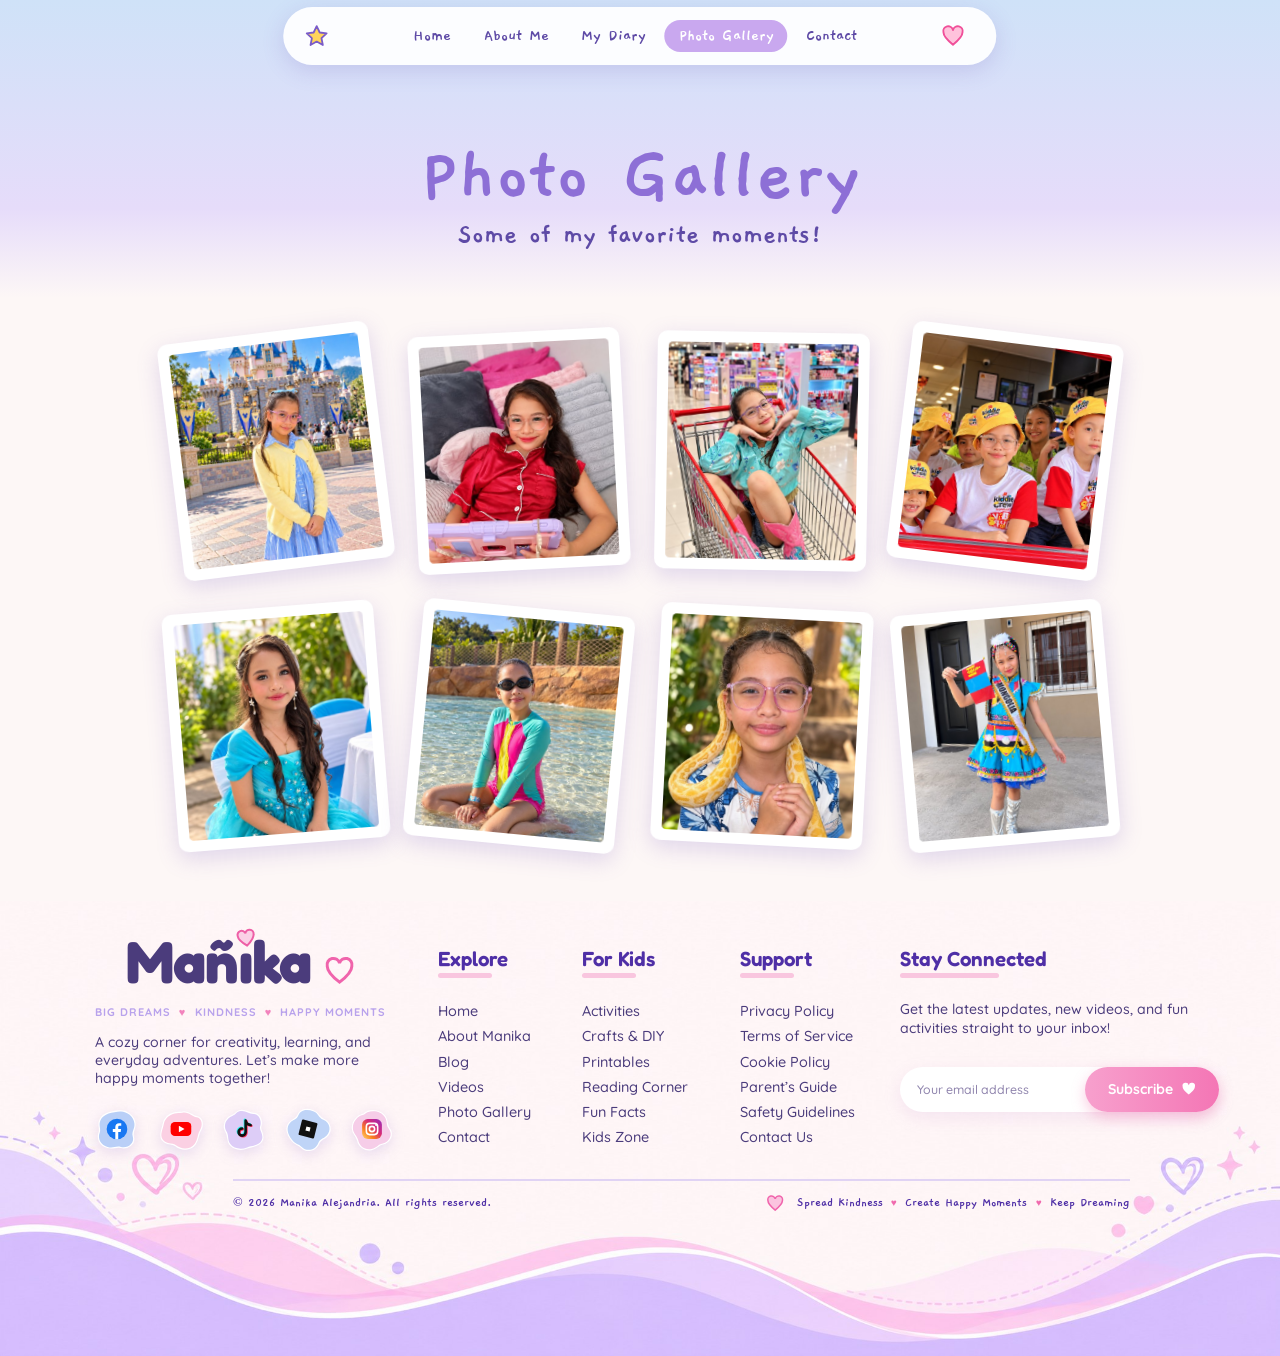
<file: gallery.html>
<!DOCTYPE html>
<html lang="en">
<head>
<meta charset="utf-8">
<meta name="viewport" content="width=device-width,initial-scale=1">
<title>Photo Gallery | Manika Alejandria</title>
<meta name="description" content="Manika Alejandria: a little girl with big dreams">
<link rel="preconnect" href="https://fonts.googleapis.com">
<link rel="preconnect" href="https://fonts.gstatic.com" crossorigin>
<link href="https://fonts.googleapis.com/css2?family=Fredoka:wght@600;700&family=Gaegu:wght@400;700&family=Quicksand:wght@500;600;700&display=swap" rel="stylesheet">
<link rel="stylesheet" href="style.css">
</head>
<body>
<nav class="nav" aria-label="Main">
  <svg class="n-star" viewBox="0 0 24 24" aria-hidden="true"><path d="M12 2.8l2.7 5.7 6.2.8-4.6 4.3 1.2 6.1L12 16.6 6.5 19.7l1.2-6.1L3.1 9.3l6.2-.8z" fill="#ffd45a" stroke="#7a5cc8" stroke-width="1.6" stroke-linejoin="round"/></svg><span class="brand">Manika</span>
  <button class="burger" aria-label="Menu" aria-expanded="false">&#9776;</button>
  <ul><li><a class="link" href="index.html">Home</a></li><li><a class="link" href="about.html">About Me</a></li><li><a class="link" href="diary.html">My Diary</a></li><li><a class="link active" href="gallery.html">Photo Gallery</a></li><li><a class="link" href="contact.html">Contact</a></li></ul>
  <svg class="n-heart" viewBox="0 0 24 24" aria-hidden="true"><path d="M12 20.5C5.5 15.3 3 12 3 8.8A4.5 4.5 0 0 1 12 6.6a4.5 4.5 0 0 1 9 2.2c0 3.2-2.5 6.5-9 11.7z" fill="#ffc2dc" stroke="#f0509a" stroke-width="1.8" stroke-linejoin="round"/></svg>
</nav>
<header class="page-head"><h1>Photo Gallery</h1><p>Some of my favorite moments!</p></header><section class="s-inner"><div class="gallery-page">
<button class="pol" style="--r:-7deg" data-lb="images/gal-1-full.jpg" data-alt="Manika in front of the Disneyland castle" aria-label="Open photo: Manika in front of the Disneyland castle"><span class="pf"><img src="images/gal-1.jpg" alt="Manika in front of the Disneyland castle" loading="lazy"></span></button>
<button class="pol" style="--r:-3deg" data-lb="images/gal-2-full.jpg" data-alt="Manika relaxing in red pajamas with her tablet" aria-label="Open photo: Manika relaxing in red pajamas with her tablet"><span class="pf"><img src="images/gal-2.jpg" alt="Manika relaxing in red pajamas with her tablet" loading="lazy"></span></button>
<button class="pol" style="--r:1deg" data-lb="images/gal-3-full.jpg" data-alt="Manika posing in a shopping cart in pink boots" aria-label="Open photo: Manika posing in a shopping cart in pink boots"><span class="pf"><img src="images/gal-3.jpg" alt="Manika posing in a shopping cart in pink boots" loading="lazy"></span></button>
<button class="pol" style="--r:7deg" data-lb="images/gal-7-full.jpg" data-alt="Manika at the McDonald's Kiddie Crew workshop" aria-label="Open photo: Manika at the McDonald's Kiddie Crew workshop"><span class="pf"><img src="images/gal-7.jpg" alt="Manika at the McDonald's Kiddie Crew workshop" loading="lazy"></span></button>
<button class="pol" style="--r:-4.5deg" data-lb="images/gal-5-full.jpg" data-alt="Manika in a sparkly blue gown" aria-label="Open photo: Manika in a sparkly blue gown"><span class="pf"><img src="images/gal-5.jpg" alt="Manika in a sparkly blue gown" loading="lazy"></span></button>
<button class="pol" style="--r:5.5deg" data-lb="images/gal-6-full.jpg" data-alt="Manika in the water at a water park" aria-label="Open photo: Manika in the water at a water park"><span class="pf"><img src="images/gal-6.jpg" alt="Manika in the water at a water park" loading="lazy"></span></button>
<button class="pol" style="--r:3deg" data-lb="images/gal-4-full.jpg" data-alt="Manika smiling with a yellow python around her shoulders" aria-label="Open photo: Manika smiling with a yellow python around her shoulders"><span class="pf"><img src="images/gal-4.jpg" alt="Manika smiling with a yellow python around her shoulders" loading="lazy"></span></button>
<button class="pol" style="--r:-5deg" data-lb="images/gal-8-full.jpg" data-alt="Manika in a Mongolia costume holding a flag" aria-label="Open photo: Manika in a Mongolia costume holding a flag"><span class="pf"><img src="images/gal-8.jpg" alt="Manika in a Mongolia costume holding a flag" loading="lazy"></span></button></div></section><div class="lightbox" role="dialog" aria-label="Photo viewer"><button class="lb-btn lb-x" aria-label="Close">&times;</button><button class="lb-btn lb-p" aria-label="Previous">&#8249;</button><img alt=""><button class="lb-btn lb-n" aria-label="Next">&#8250;</button></div>
<footer class="footer fx">
  <div class="fx-in">
    <div class="fx-brand">
      <a class="fx-logo" href="index.html" aria-label="Manika, home">Ma&ntilde;<span class="fx-i">&#305;<svg viewBox="0 0 24 24" aria-hidden="true"><path d="M12 21C5 15.5 2.5 12 2.5 8.6A4.6 4.6 0 0 1 12 6.4a4.6 4.6 0 0 1 9.5 2.2C21.5 12 19 15.5 12 21z"/></svg></span>ka<svg class="fx-logo-heart" viewBox="0 0 24 24" aria-hidden="true"><path d="M12 21C5 15.5 2.5 12 2.5 8.6A4.6 4.6 0 0 1 12 6.4a4.6 4.6 0 0 1 9.5 2.2C21.5 12 19 15.5 12 21z"/></svg></a>
      <p class="fx-tag">Big Dreams <i aria-hidden="true">&#9829;</i> Kindness <i aria-hidden="true">&#9829;</i> Happy Moments</p>
      <p class="fx-desc">A cozy corner for creativity, learning, and everyday adventures. Let&rsquo;s make more happy moments together!</p>
      <div class="fx-social">
        <a class="fb" href="#" aria-label="Facebook"><svg class="fx-bloom" viewBox="-6 -6 112 112" aria-hidden="true"><path d="M58 4C74 3 92 16 94 34 96 48 86 54 90 68 95 84 78 98 60 94 46 91 40 98 26 94 8 89 0 72 6 58 10 48 2 38 8 26 15 10 40 5 58 4Z"/></svg><svg class="fx-ico" viewBox="0 0 48 48" aria-hidden="true"><circle cx="24" cy="24" r="22" fill="#1877f2"/><path d="M26.6 46V30.3h5.3l.8-6.1h-6.1v-3.9c0-1.8.5-3 3.1-3h3.3v-5.5c-.6-.1-2.5-.2-4.7-.2-4.7 0-7.9 2.8-7.9 8.1v4.5h-5.3v6.1h5.3V46z" fill="#fff"/></svg></a>
        <a class="yt" href="#" aria-label="YouTube"><svg class="fx-bloom" viewBox="-6 -6 112 112" aria-hidden="true"><path d="M40 8C54 0 66 10 78 8 92 6 100 22 96 38 93 50 99 60 94 74 88 92 66 98 50 92 38 88 26 98 13 88 2 79 6 62 4 50 2 34 12 22 22 16 28 12 32 12 40 8Z"/></svg><svg class="fx-ico" viewBox="0 0 48 48" aria-hidden="true"><rect x="2" y="9" width="44" height="30" rx="9" fill="#ff0000"/><path d="M19.5 17v14l12-7z" fill="#fff"/></svg></a>
        <a class="tt" href="#" aria-label="TikTok"><svg class="fx-bloom" viewBox="-6 -6 112 112" aria-hidden="true"><path d="M50 2C64 2 70 14 82 16 96 19 99 38 92 50 86 60 98 72 88 86 78 99 60 94 48 96 32 99 14 92 8 78 3 66 10 56 5 44 0 28 12 12 28 10 38 9 40 2 50 2Z"/></svg><svg class="fx-ico" viewBox="0 0 48 48" aria-hidden="true"><g fill="none" stroke-width="5.5" stroke-linecap="round" stroke-linejoin="round"><path d="M27.5 6v24.5a7.5 7.5 0 1 1-7.5-7.5M27.5 6c.8 5.4 4.2 9 10.5 9.6" stroke="#25f4ee" transform="translate(-1.6 -1.4)"/><path d="M27.5 6v24.5a7.5 7.5 0 1 1-7.5-7.5M27.5 6c.8 5.4 4.2 9 10.5 9.6" stroke="#fe2c55" transform="translate(1.6 1.4)"/><path d="M27.5 6v24.5a7.5 7.5 0 1 1-7.5-7.5M27.5 6c.8 5.4 4.2 9 10.5 9.6" stroke="#111"/></g></svg></a>
        <a class="rb" href="#" aria-label="Roblox"><svg class="fx-bloom" viewBox="-6 -6 112 112" aria-hidden="true"><path d="M30 6C44 1 50 10 64 6 82 1 98 14 96 32 95 44 88 48 92 60 98 78 84 96 66 94 54 93 50 99 36 96 18 93 3 82 4 66 5 54 12 50 8 38 3 22 16 11 30 6Z"/></svg><svg class="fx-ico" viewBox="0 0 48 48" aria-hidden="true"><g transform="rotate(14 24 24)"><rect x="7" y="7" width="34" height="34" rx="2.5" fill="#111"/><rect x="19.5" y="19.5" width="9" height="9" fill="#fff"/></g></svg></a>
        <a class="ig" href="#" aria-label="Instagram"><svg class="fx-bloom" viewBox="-6 -6 112 112" aria-hidden="true"><path d="M62 6C78 9 94 22 94 40 94 52 86 58 88 70 90 88 72 99 56 94 44 90 38 96 24 92 8 87 1 70 6 56 10 44 3 34 10 22 18 8 36 2 48 6 54 8 56 5 62 6Z"/></svg><svg class="fx-ico" viewBox="0 0 48 48" aria-hidden="true"><defs><linearGradient id="fxig" x1="0" y1="1" x2="1" y2="0"><stop offset="0" stop-color="#feda75"/><stop offset=".3" stop-color="#fa7e1e"/><stop offset=".6" stop-color="#d62976"/><stop offset="1" stop-color="#962fbf"/></linearGradient></defs><rect x="3" y="3" width="42" height="42" rx="12" fill="url(#fxig)"/><rect x="12" y="12" width="24" height="24" rx="7" fill="none" stroke="#fff" stroke-width="3.4"/><circle cx="24" cy="24" r="5.6" fill="none" stroke="#fff" stroke-width="3.4"/><circle cx="32.6" cy="15.4" r="2" fill="#fff"/></svg></a>
      </div>
    </div>
    <nav class="fx-col" aria-label="Explore">
      <h2 class="fx-h">Explore</h2>
      <ul><li><a href="index.html">Home</a></li><li><a href="about.html">About Manika</a></li><li><a href="#">Blog</a></li><li><a href="#">Videos</a></li><li><a href="gallery.html">Photo Gallery</a></li><li><a href="contact.html">Contact</a></li></ul>
    </nav>
    <nav class="fx-col" aria-label="For Kids">
      <h2 class="fx-h">For Kids</h2>
      <ul><li><a href="#">Activities</a></li><li><a href="#">Crafts &amp; DIY</a></li><li><a href="#">Printables</a></li><li><a href="#">Reading Corner</a></li><li><a href="#">Fun Facts</a></li><li><a href="#">Kids Zone</a></li></ul>
    </nav>
    <nav class="fx-col" aria-label="Support">
      <h2 class="fx-h">Support</h2>
      <ul><li><a href="privacy.html">Privacy Policy</a></li><li><a href="terms.html">Terms of Service</a></li><li><a href="#">Cookie Policy</a></li><li><a href="#">Parent&rsquo;s Guide</a></li><li><a href="#">Safety Guidelines</a></li><li><a href="contact.html">Contact Us</a></li></ul>
    </nav>
    <div class="fx-col fx-news">
      <h2 class="fx-h">Stay Connected</h2>
      <p>Get the latest updates, new videos, and fun activities straight to your inbox!</p>
      <form class="fx-form" action="#" onsubmit="return false">
        <label class="sr" for="fx-email">Your email address</label>
        <input id="fx-email" type="email" placeholder="Your email address" autocomplete="email">
        <button type="submit">Subscribe <svg viewBox="0 0 24 24" aria-hidden="true"><path d="M12 21C5 15.5 2.5 12 2.5 8.6A4.6 4.6 0 0 1 12 6.4a4.6 4.6 0 0 1 9.5 2.2C21.5 12 19 15.5 12 21z"/></svg></button>
      </form>
    </div>
    <div class="fx-bar">
      <p class="fx-copy">&copy; 2026 Manika Alejandria. All rights reserved.</p>
      <p class="fx-motto"><svg viewBox="0 0 24 24" aria-hidden="true"><path d="M12 21C5 15.5 2.5 12 2.5 8.6A4.6 4.6 0 0 1 12 6.4a4.6 4.6 0 0 1 9.5 2.2C21.5 12 19 15.5 12 21z"/></svg>Spread Kindness <i aria-hidden="true">&#9829;</i> Create Happy Moments <i aria-hidden="true">&#9829;</i> Keep Dreaming</p>
    </div>
  </div>
</footer>
<button class="to-top" aria-label="Back to top" type="button"><svg viewBox="0 0 24 24" fill="none" stroke="currentColor" stroke-width="2.6" stroke-linecap="round" stroke-linejoin="round" aria-hidden="true"><path d="M12 19V6M6 11l6-6 6 6"/></svg></button>
<script src="script.js"></script>
</body>
</html>
</file>
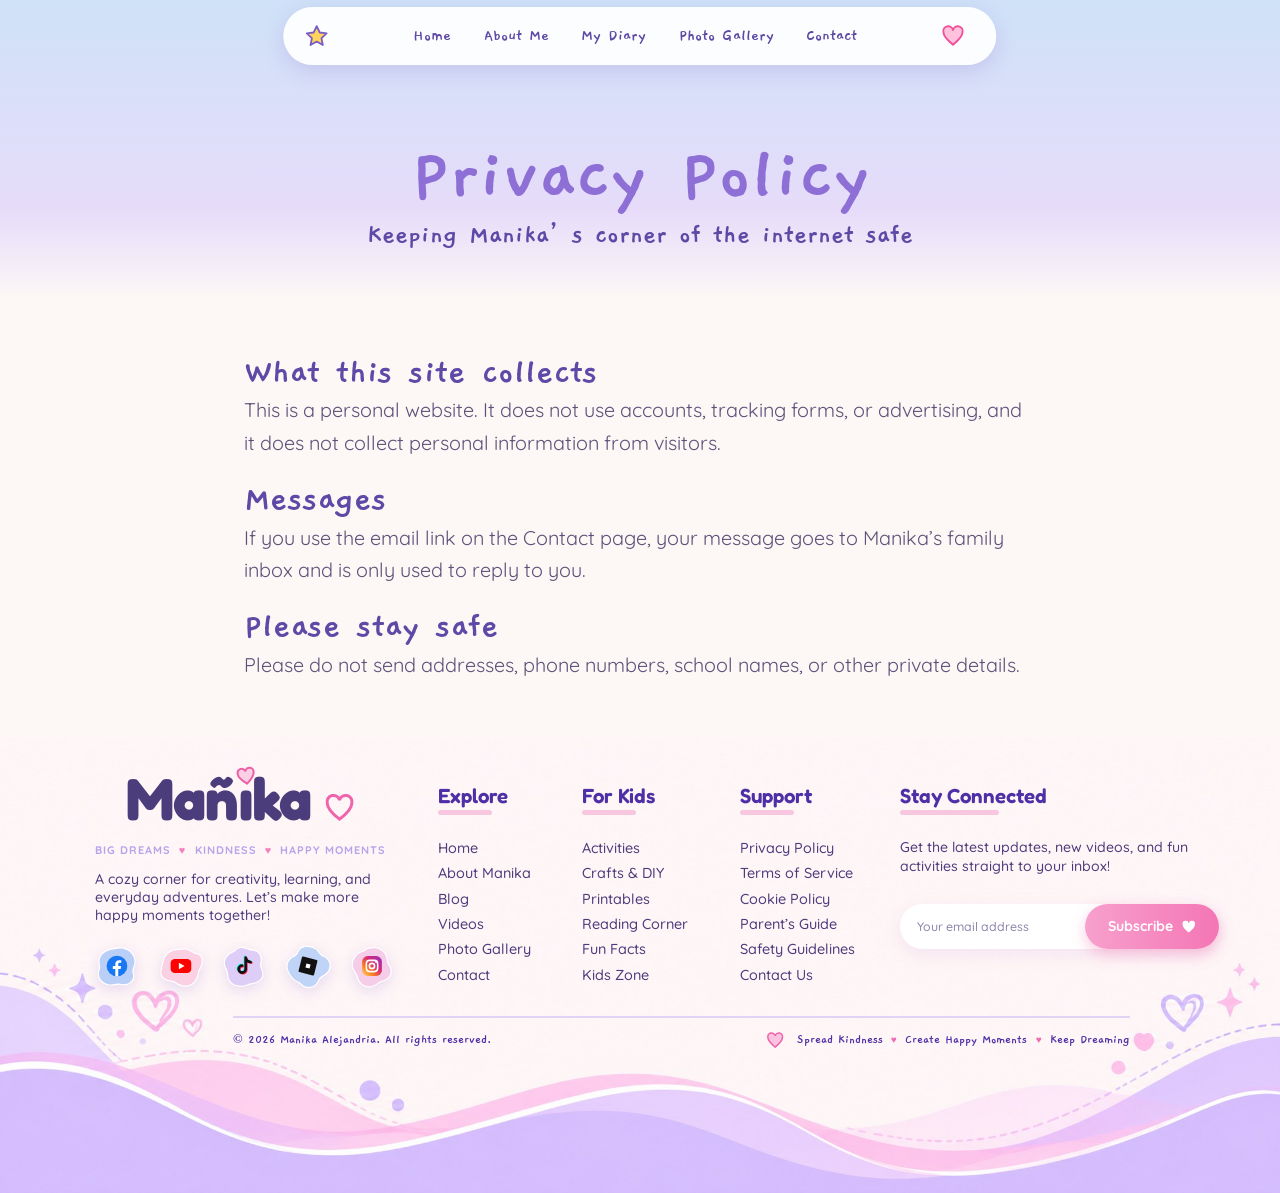
<file: privacy.html>
<!DOCTYPE html>
<html lang="en">
<head>
<meta charset="utf-8">
<meta name="viewport" content="width=device-width,initial-scale=1">
<title>Privacy Policy | Manika Alejandria</title>
<meta name="description" content="Manika Alejandria: a little girl with big dreams">
<link rel="preconnect" href="https://fonts.googleapis.com">
<link rel="preconnect" href="https://fonts.gstatic.com" crossorigin>
<link href="https://fonts.googleapis.com/css2?family=Fredoka:wght@600;700&family=Gaegu:wght@400;700&family=Quicksand:wght@500;600;700&display=swap" rel="stylesheet">
<link rel="stylesheet" href="style.css">
</head>
<body>
<nav class="nav" aria-label="Main">
  <svg class="n-star" viewBox="0 0 24 24" aria-hidden="true"><path d="M12 2.8l2.7 5.7 6.2.8-4.6 4.3 1.2 6.1L12 16.6 6.5 19.7l1.2-6.1L3.1 9.3l6.2-.8z" fill="#ffd45a" stroke="#7a5cc8" stroke-width="1.6" stroke-linejoin="round"/></svg><span class="brand">Manika</span>
  <button class="burger" aria-label="Menu" aria-expanded="false">&#9776;</button>
  <ul><li><a class="link" href="index.html">Home</a></li><li><a class="link" href="about.html">About Me</a></li><li><a class="link" href="diary.html">My Diary</a></li><li><a class="link" href="gallery.html">Photo Gallery</a></li><li><a class="link" href="contact.html">Contact</a></li></ul>
  <svg class="n-heart" viewBox="0 0 24 24" aria-hidden="true"><path d="M12 20.5C5.5 15.3 3 12 3 8.8A4.5 4.5 0 0 1 12 6.6a4.5 4.5 0 0 1 9 2.2c0 3.2-2.5 6.5-9 11.7z" fill="#ffc2dc" stroke="#f0509a" stroke-width="1.8" stroke-linejoin="round"/></svg>
</nav>
<header class="page-head"><h1>Privacy Policy</h1><p>Keeping Manika&rsquo;s corner of the internet safe</p></header><section class="s-inner"><div class="prose"><h3 class="t">What this site collects</h3><p>This is a personal website. It does not use accounts, tracking forms, or advertising, and it does not collect personal information from visitors.</p><h3 class="t">Messages</h3><p>If you use the email link on the Contact page, your message goes to Manika&rsquo;s family inbox and is only used to reply to you.</p><h3 class="t">Please stay safe</h3><p>Please do not send addresses, phone numbers, school names, or other private details.</p></div></section>
<footer class="footer fx">
  <div class="fx-in">
    <div class="fx-brand">
      <a class="fx-logo" href="index.html" aria-label="Manika, home">Ma&ntilde;<span class="fx-i">&#305;<svg viewBox="0 0 24 24" aria-hidden="true"><path d="M12 21C5 15.5 2.5 12 2.5 8.6A4.6 4.6 0 0 1 12 6.4a4.6 4.6 0 0 1 9.5 2.2C21.5 12 19 15.5 12 21z"/></svg></span>ka<svg class="fx-logo-heart" viewBox="0 0 24 24" aria-hidden="true"><path d="M12 21C5 15.5 2.5 12 2.5 8.6A4.6 4.6 0 0 1 12 6.4a4.6 4.6 0 0 1 9.5 2.2C21.5 12 19 15.5 12 21z"/></svg></a>
      <p class="fx-tag">Big Dreams <i aria-hidden="true">&#9829;</i> Kindness <i aria-hidden="true">&#9829;</i> Happy Moments</p>
      <p class="fx-desc">A cozy corner for creativity, learning, and everyday adventures. Let&rsquo;s make more happy moments together!</p>
      <div class="fx-social">
        <a class="fb" href="#" aria-label="Facebook"><svg class="fx-bloom" viewBox="-6 -6 112 112" aria-hidden="true"><path d="M58 4C74 3 92 16 94 34 96 48 86 54 90 68 95 84 78 98 60 94 46 91 40 98 26 94 8 89 0 72 6 58 10 48 2 38 8 26 15 10 40 5 58 4Z"/></svg><svg class="fx-ico" viewBox="0 0 48 48" aria-hidden="true"><circle cx="24" cy="24" r="22" fill="#1877f2"/><path d="M26.6 46V30.3h5.3l.8-6.1h-6.1v-3.9c0-1.8.5-3 3.1-3h3.3v-5.5c-.6-.1-2.5-.2-4.7-.2-4.7 0-7.9 2.8-7.9 8.1v4.5h-5.3v6.1h5.3V46z" fill="#fff"/></svg></a>
        <a class="yt" href="#" aria-label="YouTube"><svg class="fx-bloom" viewBox="-6 -6 112 112" aria-hidden="true"><path d="M40 8C54 0 66 10 78 8 92 6 100 22 96 38 93 50 99 60 94 74 88 92 66 98 50 92 38 88 26 98 13 88 2 79 6 62 4 50 2 34 12 22 22 16 28 12 32 12 40 8Z"/></svg><svg class="fx-ico" viewBox="0 0 48 48" aria-hidden="true"><rect x="2" y="9" width="44" height="30" rx="9" fill="#ff0000"/><path d="M19.5 17v14l12-7z" fill="#fff"/></svg></a>
        <a class="tt" href="#" aria-label="TikTok"><svg class="fx-bloom" viewBox="-6 -6 112 112" aria-hidden="true"><path d="M50 2C64 2 70 14 82 16 96 19 99 38 92 50 86 60 98 72 88 86 78 99 60 94 48 96 32 99 14 92 8 78 3 66 10 56 5 44 0 28 12 12 28 10 38 9 40 2 50 2Z"/></svg><svg class="fx-ico" viewBox="0 0 48 48" aria-hidden="true"><g fill="none" stroke-width="5.5" stroke-linecap="round" stroke-linejoin="round"><path d="M27.5 6v24.5a7.5 7.5 0 1 1-7.5-7.5M27.5 6c.8 5.4 4.2 9 10.5 9.6" stroke="#25f4ee" transform="translate(-1.6 -1.4)"/><path d="M27.5 6v24.5a7.5 7.5 0 1 1-7.5-7.5M27.5 6c.8 5.4 4.2 9 10.5 9.6" stroke="#fe2c55" transform="translate(1.6 1.4)"/><path d="M27.5 6v24.5a7.5 7.5 0 1 1-7.5-7.5M27.5 6c.8 5.4 4.2 9 10.5 9.6" stroke="#111"/></g></svg></a>
        <a class="rb" href="#" aria-label="Roblox"><svg class="fx-bloom" viewBox="-6 -6 112 112" aria-hidden="true"><path d="M30 6C44 1 50 10 64 6 82 1 98 14 96 32 95 44 88 48 92 60 98 78 84 96 66 94 54 93 50 99 36 96 18 93 3 82 4 66 5 54 12 50 8 38 3 22 16 11 30 6Z"/></svg><svg class="fx-ico" viewBox="0 0 48 48" aria-hidden="true"><g transform="rotate(14 24 24)"><rect x="7" y="7" width="34" height="34" rx="2.5" fill="#111"/><rect x="19.5" y="19.5" width="9" height="9" fill="#fff"/></g></svg></a>
        <a class="ig" href="#" aria-label="Instagram"><svg class="fx-bloom" viewBox="-6 -6 112 112" aria-hidden="true"><path d="M62 6C78 9 94 22 94 40 94 52 86 58 88 70 90 88 72 99 56 94 44 90 38 96 24 92 8 87 1 70 6 56 10 44 3 34 10 22 18 8 36 2 48 6 54 8 56 5 62 6Z"/></svg><svg class="fx-ico" viewBox="0 0 48 48" aria-hidden="true"><defs><linearGradient id="fxig" x1="0" y1="1" x2="1" y2="0"><stop offset="0" stop-color="#feda75"/><stop offset=".3" stop-color="#fa7e1e"/><stop offset=".6" stop-color="#d62976"/><stop offset="1" stop-color="#962fbf"/></linearGradient></defs><rect x="3" y="3" width="42" height="42" rx="12" fill="url(#fxig)"/><rect x="12" y="12" width="24" height="24" rx="7" fill="none" stroke="#fff" stroke-width="3.4"/><circle cx="24" cy="24" r="5.6" fill="none" stroke="#fff" stroke-width="3.4"/><circle cx="32.6" cy="15.4" r="2" fill="#fff"/></svg></a>
      </div>
    </div>
    <nav class="fx-col" aria-label="Explore">
      <h2 class="fx-h">Explore</h2>
      <ul><li><a href="index.html">Home</a></li><li><a href="about.html">About Manika</a></li><li><a href="#">Blog</a></li><li><a href="#">Videos</a></li><li><a href="gallery.html">Photo Gallery</a></li><li><a href="contact.html">Contact</a></li></ul>
    </nav>
    <nav class="fx-col" aria-label="For Kids">
      <h2 class="fx-h">For Kids</h2>
      <ul><li><a href="#">Activities</a></li><li><a href="#">Crafts &amp; DIY</a></li><li><a href="#">Printables</a></li><li><a href="#">Reading Corner</a></li><li><a href="#">Fun Facts</a></li><li><a href="#">Kids Zone</a></li></ul>
    </nav>
    <nav class="fx-col" aria-label="Support">
      <h2 class="fx-h">Support</h2>
      <ul><li><a href="privacy.html">Privacy Policy</a></li><li><a href="terms.html">Terms of Service</a></li><li><a href="#">Cookie Policy</a></li><li><a href="#">Parent&rsquo;s Guide</a></li><li><a href="#">Safety Guidelines</a></li><li><a href="contact.html">Contact Us</a></li></ul>
    </nav>
    <div class="fx-col fx-news">
      <h2 class="fx-h">Stay Connected</h2>
      <p>Get the latest updates, new videos, and fun activities straight to your inbox!</p>
      <form class="fx-form" action="#" onsubmit="return false">
        <label class="sr" for="fx-email">Your email address</label>
        <input id="fx-email" type="email" placeholder="Your email address" autocomplete="email">
        <button type="submit">Subscribe <svg viewBox="0 0 24 24" aria-hidden="true"><path d="M12 21C5 15.5 2.5 12 2.5 8.6A4.6 4.6 0 0 1 12 6.4a4.6 4.6 0 0 1 9.5 2.2C21.5 12 19 15.5 12 21z"/></svg></button>
      </form>
    </div>
    <div class="fx-bar">
      <p class="fx-copy">&copy; 2026 Manika Alejandria. All rights reserved.</p>
      <p class="fx-motto"><svg viewBox="0 0 24 24" aria-hidden="true"><path d="M12 21C5 15.5 2.5 12 2.5 8.6A4.6 4.6 0 0 1 12 6.4a4.6 4.6 0 0 1 9.5 2.2C21.5 12 19 15.5 12 21z"/></svg>Spread Kindness <i aria-hidden="true">&#9829;</i> Create Happy Moments <i aria-hidden="true">&#9829;</i> Keep Dreaming</p>
    </div>
  </div>
</footer>
<button class="to-top" aria-label="Back to top" type="button"><svg viewBox="0 0 24 24" fill="none" stroke="currentColor" stroke-width="2.6" stroke-linecap="round" stroke-linejoin="round" aria-hidden="true"><path d="M12 19V6M6 11l6-6 6 6"/></svg></button>
<script src="script.js"></script>
</body>
</html>
</file>
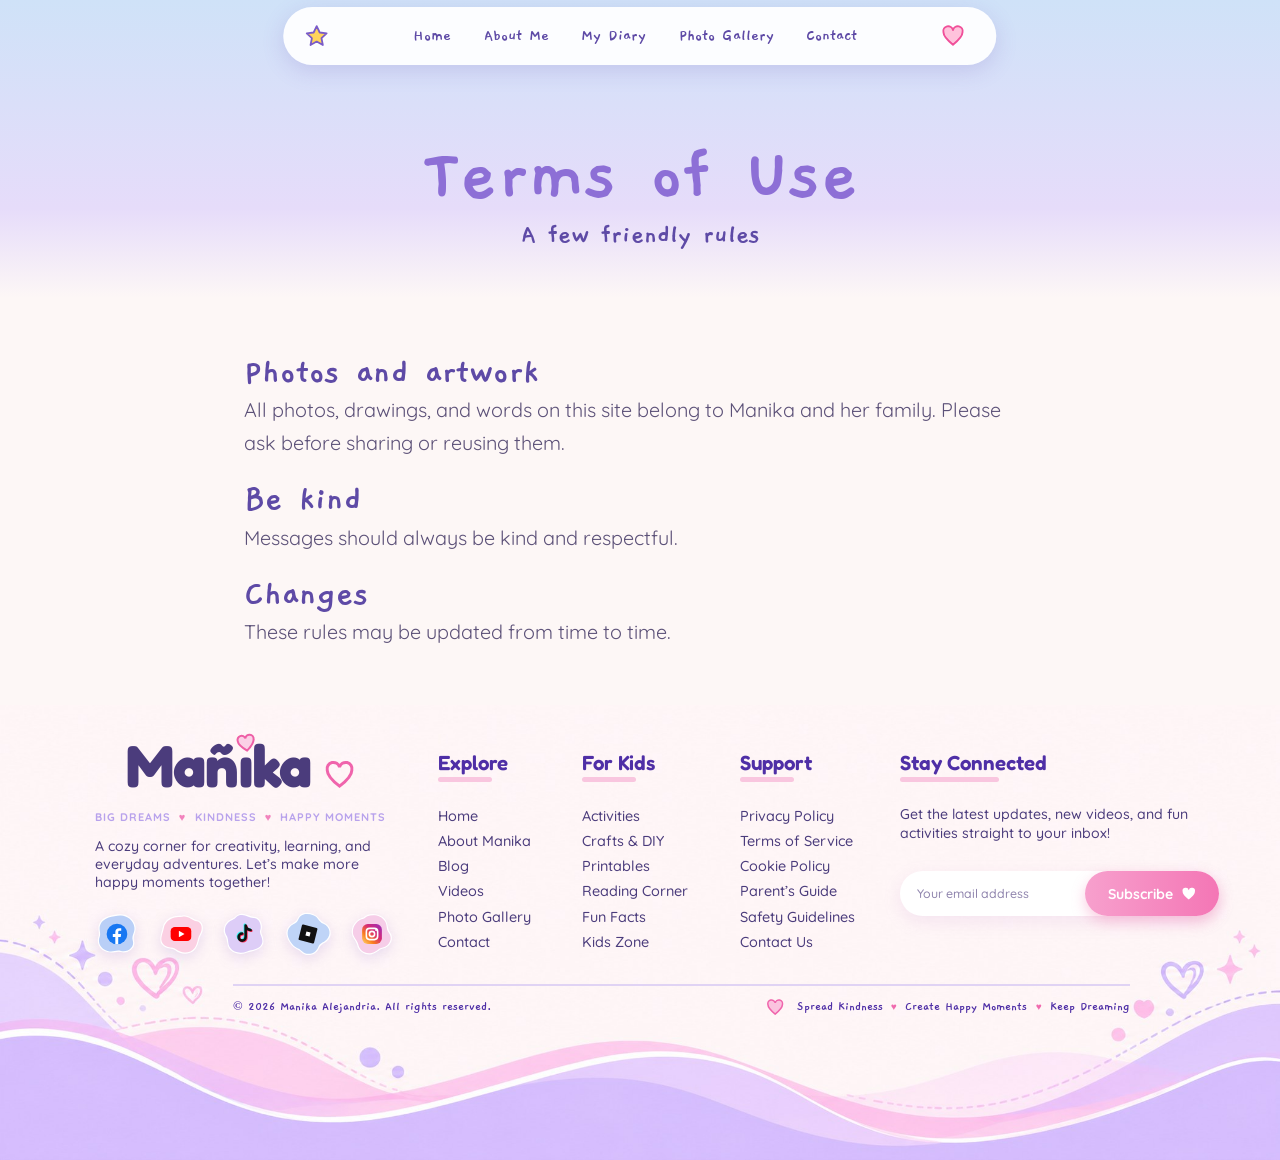
<file: terms.html>
<!DOCTYPE html>
<html lang="en">
<head>
<meta charset="utf-8">
<meta name="viewport" content="width=device-width,initial-scale=1">
<title>Terms of Use | Manika Alejandria</title>
<meta name="description" content="Manika Alejandria: a little girl with big dreams">
<link rel="preconnect" href="https://fonts.googleapis.com">
<link rel="preconnect" href="https://fonts.gstatic.com" crossorigin>
<link href="https://fonts.googleapis.com/css2?family=Fredoka:wght@600;700&family=Gaegu:wght@400;700&family=Quicksand:wght@500;600;700&display=swap" rel="stylesheet">
<link rel="stylesheet" href="style.css">
</head>
<body>
<nav class="nav" aria-label="Main">
  <svg class="n-star" viewBox="0 0 24 24" aria-hidden="true"><path d="M12 2.8l2.7 5.7 6.2.8-4.6 4.3 1.2 6.1L12 16.6 6.5 19.7l1.2-6.1L3.1 9.3l6.2-.8z" fill="#ffd45a" stroke="#7a5cc8" stroke-width="1.6" stroke-linejoin="round"/></svg><span class="brand">Manika</span>
  <button class="burger" aria-label="Menu" aria-expanded="false">&#9776;</button>
  <ul><li><a class="link" href="index.html">Home</a></li><li><a class="link" href="about.html">About Me</a></li><li><a class="link" href="diary.html">My Diary</a></li><li><a class="link" href="gallery.html">Photo Gallery</a></li><li><a class="link" href="contact.html">Contact</a></li></ul>
  <svg class="n-heart" viewBox="0 0 24 24" aria-hidden="true"><path d="M12 20.5C5.5 15.3 3 12 3 8.8A4.5 4.5 0 0 1 12 6.6a4.5 4.5 0 0 1 9 2.2c0 3.2-2.5 6.5-9 11.7z" fill="#ffc2dc" stroke="#f0509a" stroke-width="1.8" stroke-linejoin="round"/></svg>
</nav>
<header class="page-head"><h1>Terms of Use</h1><p>A few friendly rules</p></header><section class="s-inner"><div class="prose"><h3 class="t">Photos and artwork</h3><p>All photos, drawings, and words on this site belong to Manika and her family. Please ask before sharing or reusing them.</p><h3 class="t">Be kind</h3><p>Messages should always be kind and respectful.</p><h3 class="t">Changes</h3><p>These rules may be updated from time to time.</p></div></section>
<footer class="footer fx">
  <div class="fx-in">
    <div class="fx-brand">
      <a class="fx-logo" href="index.html" aria-label="Manika, home">Ma&ntilde;<span class="fx-i">&#305;<svg viewBox="0 0 24 24" aria-hidden="true"><path d="M12 21C5 15.5 2.5 12 2.5 8.6A4.6 4.6 0 0 1 12 6.4a4.6 4.6 0 0 1 9.5 2.2C21.5 12 19 15.5 12 21z"/></svg></span>ka<svg class="fx-logo-heart" viewBox="0 0 24 24" aria-hidden="true"><path d="M12 21C5 15.5 2.5 12 2.5 8.6A4.6 4.6 0 0 1 12 6.4a4.6 4.6 0 0 1 9.5 2.2C21.5 12 19 15.5 12 21z"/></svg></a>
      <p class="fx-tag">Big Dreams <i aria-hidden="true">&#9829;</i> Kindness <i aria-hidden="true">&#9829;</i> Happy Moments</p>
      <p class="fx-desc">A cozy corner for creativity, learning, and everyday adventures. Let&rsquo;s make more happy moments together!</p>
      <div class="fx-social">
        <a class="fb" href="#" aria-label="Facebook"><svg class="fx-bloom" viewBox="-6 -6 112 112" aria-hidden="true"><path d="M58 4C74 3 92 16 94 34 96 48 86 54 90 68 95 84 78 98 60 94 46 91 40 98 26 94 8 89 0 72 6 58 10 48 2 38 8 26 15 10 40 5 58 4Z"/></svg><svg class="fx-ico" viewBox="0 0 48 48" aria-hidden="true"><circle cx="24" cy="24" r="22" fill="#1877f2"/><path d="M26.6 46V30.3h5.3l.8-6.1h-6.1v-3.9c0-1.8.5-3 3.1-3h3.3v-5.5c-.6-.1-2.5-.2-4.7-.2-4.7 0-7.9 2.8-7.9 8.1v4.5h-5.3v6.1h5.3V46z" fill="#fff"/></svg></a>
        <a class="yt" href="#" aria-label="YouTube"><svg class="fx-bloom" viewBox="-6 -6 112 112" aria-hidden="true"><path d="M40 8C54 0 66 10 78 8 92 6 100 22 96 38 93 50 99 60 94 74 88 92 66 98 50 92 38 88 26 98 13 88 2 79 6 62 4 50 2 34 12 22 22 16 28 12 32 12 40 8Z"/></svg><svg class="fx-ico" viewBox="0 0 48 48" aria-hidden="true"><rect x="2" y="9" width="44" height="30" rx="9" fill="#ff0000"/><path d="M19.5 17v14l12-7z" fill="#fff"/></svg></a>
        <a class="tt" href="#" aria-label="TikTok"><svg class="fx-bloom" viewBox="-6 -6 112 112" aria-hidden="true"><path d="M50 2C64 2 70 14 82 16 96 19 99 38 92 50 86 60 98 72 88 86 78 99 60 94 48 96 32 99 14 92 8 78 3 66 10 56 5 44 0 28 12 12 28 10 38 9 40 2 50 2Z"/></svg><svg class="fx-ico" viewBox="0 0 48 48" aria-hidden="true"><g fill="none" stroke-width="5.5" stroke-linecap="round" stroke-linejoin="round"><path d="M27.5 6v24.5a7.5 7.5 0 1 1-7.5-7.5M27.5 6c.8 5.4 4.2 9 10.5 9.6" stroke="#25f4ee" transform="translate(-1.6 -1.4)"/><path d="M27.5 6v24.5a7.5 7.5 0 1 1-7.5-7.5M27.5 6c.8 5.4 4.2 9 10.5 9.6" stroke="#fe2c55" transform="translate(1.6 1.4)"/><path d="M27.5 6v24.5a7.5 7.5 0 1 1-7.5-7.5M27.5 6c.8 5.4 4.2 9 10.5 9.6" stroke="#111"/></g></svg></a>
        <a class="rb" href="#" aria-label="Roblox"><svg class="fx-bloom" viewBox="-6 -6 112 112" aria-hidden="true"><path d="M30 6C44 1 50 10 64 6 82 1 98 14 96 32 95 44 88 48 92 60 98 78 84 96 66 94 54 93 50 99 36 96 18 93 3 82 4 66 5 54 12 50 8 38 3 22 16 11 30 6Z"/></svg><svg class="fx-ico" viewBox="0 0 48 48" aria-hidden="true"><g transform="rotate(14 24 24)"><rect x="7" y="7" width="34" height="34" rx="2.5" fill="#111"/><rect x="19.5" y="19.5" width="9" height="9" fill="#fff"/></g></svg></a>
        <a class="ig" href="#" aria-label="Instagram"><svg class="fx-bloom" viewBox="-6 -6 112 112" aria-hidden="true"><path d="M62 6C78 9 94 22 94 40 94 52 86 58 88 70 90 88 72 99 56 94 44 90 38 96 24 92 8 87 1 70 6 56 10 44 3 34 10 22 18 8 36 2 48 6 54 8 56 5 62 6Z"/></svg><svg class="fx-ico" viewBox="0 0 48 48" aria-hidden="true"><defs><linearGradient id="fxig" x1="0" y1="1" x2="1" y2="0"><stop offset="0" stop-color="#feda75"/><stop offset=".3" stop-color="#fa7e1e"/><stop offset=".6" stop-color="#d62976"/><stop offset="1" stop-color="#962fbf"/></linearGradient></defs><rect x="3" y="3" width="42" height="42" rx="12" fill="url(#fxig)"/><rect x="12" y="12" width="24" height="24" rx="7" fill="none" stroke="#fff" stroke-width="3.4"/><circle cx="24" cy="24" r="5.6" fill="none" stroke="#fff" stroke-width="3.4"/><circle cx="32.6" cy="15.4" r="2" fill="#fff"/></svg></a>
      </div>
    </div>
    <nav class="fx-col" aria-label="Explore">
      <h2 class="fx-h">Explore</h2>
      <ul><li><a href="index.html">Home</a></li><li><a href="about.html">About Manika</a></li><li><a href="#">Blog</a></li><li><a href="#">Videos</a></li><li><a href="gallery.html">Photo Gallery</a></li><li><a href="contact.html">Contact</a></li></ul>
    </nav>
    <nav class="fx-col" aria-label="For Kids">
      <h2 class="fx-h">For Kids</h2>
      <ul><li><a href="#">Activities</a></li><li><a href="#">Crafts &amp; DIY</a></li><li><a href="#">Printables</a></li><li><a href="#">Reading Corner</a></li><li><a href="#">Fun Facts</a></li><li><a href="#">Kids Zone</a></li></ul>
    </nav>
    <nav class="fx-col" aria-label="Support">
      <h2 class="fx-h">Support</h2>
      <ul><li><a href="privacy.html">Privacy Policy</a></li><li><a href="terms.html">Terms of Service</a></li><li><a href="#">Cookie Policy</a></li><li><a href="#">Parent&rsquo;s Guide</a></li><li><a href="#">Safety Guidelines</a></li><li><a href="contact.html">Contact Us</a></li></ul>
    </nav>
    <div class="fx-col fx-news">
      <h2 class="fx-h">Stay Connected</h2>
      <p>Get the latest updates, new videos, and fun activities straight to your inbox!</p>
      <form class="fx-form" action="#" onsubmit="return false">
        <label class="sr" for="fx-email">Your email address</label>
        <input id="fx-email" type="email" placeholder="Your email address" autocomplete="email">
        <button type="submit">Subscribe <svg viewBox="0 0 24 24" aria-hidden="true"><path d="M12 21C5 15.5 2.5 12 2.5 8.6A4.6 4.6 0 0 1 12 6.4a4.6 4.6 0 0 1 9.5 2.2C21.5 12 19 15.5 12 21z"/></svg></button>
      </form>
    </div>
    <div class="fx-bar">
      <p class="fx-copy">&copy; 2026 Manika Alejandria. All rights reserved.</p>
      <p class="fx-motto"><svg viewBox="0 0 24 24" aria-hidden="true"><path d="M12 21C5 15.5 2.5 12 2.5 8.6A4.6 4.6 0 0 1 12 6.4a4.6 4.6 0 0 1 9.5 2.2C21.5 12 19 15.5 12 21z"/></svg>Spread Kindness <i aria-hidden="true">&#9829;</i> Create Happy Moments <i aria-hidden="true">&#9829;</i> Keep Dreaming</p>
    </div>
  </div>
</footer>
<button class="to-top" aria-label="Back to top" type="button"><svg viewBox="0 0 24 24" fill="none" stroke="currentColor" stroke-width="2.6" stroke-linecap="round" stroke-linejoin="round" aria-hidden="true"><path d="M12 19V6M6 11l6-6 6 6"/></svg></button>
<script src="script.js"></script>
</body>
</html>
</file>
<file: style.css>
/* Manika Alejandria — sizes are in "design px": at a 906px-wide window 1rem = 1px of the mockup,
   and everything scales with the window width (up to 1920px). Phones get their own layout below. */
:root{
  --purple:#8d6fd6; --purple-d:#5e4aa6; --ink:#5e4aa6; --text:#5c5178;
  --cream:#fdf7f6; --band:#f1e9f9; --foot:#f3eafc; --pink:#f7a8c8;
  --script:'Gaegu','Patrick Hand','Comic Sans MS',cursive; --body:'Quicksand','Nunito',system-ui,sans-serif;
}
*{box-sizing:border-box;margin:0;padding:0}
html{font-size:calc(min(100vw,1920px)/906);scroll-behavior:smooth}
body{font-family:var(--body);font-size:13rem;line-height:1.45;color:var(--text);background:var(--cream);overflow-x:hidden;max-width:1920px;margin:0 auto}
img{display:block;max-width:none}
a{color:inherit;text-decoration:none}
button{font:inherit}
.sr{position:absolute;width:1px;height:1px;overflow:hidden;clip:rect(0 0 0 0)}
.t{font-family:var(--script);font-weight:700;color:var(--ink);line-height:1}

/* NAV */
.nav{position:fixed;top:5rem;left:50%;transform:translateX(-50%);z-index:50;width:505rem;height:41rem;background:rgba(255,255,255,.93);
  border-radius:999px;box-shadow:0 4rem 16rem rgba(120,90,190,.2);display:flex;align-items:center;justify-content:space-between;padding:0 22rem 0 14rem}
.nav ul{list-style:none;display:flex;align-items:center;gap:3rem}
.nav a.link{font-family:var(--script);font-weight:700;font-size:12rem;color:var(--ink);padding:5rem 10rem;border-radius:999px;white-space:nowrap;line-height:1.1;display:block}
.nav a.link:hover{background:#efe6fb}
.nav a.link.active{background:#c9a8ef;color:#fff}
.n-star{width:19rem;height:19rem;flex:none}.n-heart{width:18rem;height:18rem;flex:none}
.burger,.brand{display:none}

/* HERO: your banner, untouched */
.hero{position:relative;line-height:0;background:#cfe0f7}
.hero picture{display:block}
.hero img{width:100%;height:auto}
/* hero name: sits where the name used to be in the banner art.
   On load it pops out from its center with a soft bounce, then floats. */
.hero{overflow:hidden}
.hero-title{position:absolute;left:38.8%;top:27.8%;width:30.55%;z-index:2;line-height:0}
.hero-title:hover{animation:wiggle .7s ease}
.hero .hero-title img{width:100%;height:auto;transform-origin:50% 50%;
  animation:ht-pop 1.2s .3s both,ht-float 3.2s linear 1.5s infinite}
/* continuous float, picks up right where the rise lands.
   Sampled as a smooth wave (linear timing between 5% steps) so it never pauses. */
@keyframes ht-float{0%{transform:translateY(0.0%) rotate(0.0deg)}5%{transform:translateY(-0.184%) rotate(-0.494deg)}10%{transform:translateY(-0.716%) rotate(-0.94deg)}15%{transform:translateY(-1.546%) rotate(-1.294deg)}20%{transform:translateY(-2.591%) rotate(-1.522deg)}25%{transform:translateY(-3.75%) rotate(-1.6deg)}30%{transform:translateY(-4.909%) rotate(-1.522deg)}35%{transform:translateY(-5.954%) rotate(-1.294deg)}40%{transform:translateY(-6.784%) rotate(-0.94deg)}45%{transform:translateY(-7.316%) rotate(-0.494deg)}50%{transform:translateY(-7.5%) rotate(0.0deg)}55%{transform:translateY(-7.316%) rotate(0.494deg)}60%{transform:translateY(-6.784%) rotate(0.94deg)}65%{transform:translateY(-5.954%) rotate(1.294deg)}70%{transform:translateY(-4.909%) rotate(1.522deg)}75%{transform:translateY(-3.75%) rotate(1.6deg)}80%{transform:translateY(-2.591%) rotate(1.522deg)}85%{transform:translateY(-1.546%) rotate(1.294deg)}90%{transform:translateY(-0.716%) rotate(0.94deg)}95%{transform:translateY(-0.184%) rotate(0.494deg)}100%{transform:translateY(0.0%) rotate(0.0deg)}}
@keyframes ht-pop{
  0%{opacity:0;transform:scale(0);animation-timing-function:cubic-bezier(.2,.8,.35,1)}
  12%{opacity:1}
  45%{transform:scale(1.12);animation-timing-function:ease-in-out}
  65%{transform:scale(.95);animation-timing-function:ease-in-out}
  82%{transform:scale(1.03);animation-timing-function:ease-in-out}
  100%{opacity:1;transform:none}}

/* WAVES (--from = section above, --to = section below) */
.wave{display:block;line-height:0;background:var(--from);position:relative;z-index:2}
.wave svg{display:block;width:100%;height:34rem}
.wave path{fill:var(--to)}
.wave.hero-wave{background:transparent;margin-top:-34rem;z-index:3;height:34rem}
.wave.hero-wave path{fill:var(--cream)}

/* ABOUT */
.s-about{background:var(--cream);padding:0 20rem 6rem;position:relative;margin-top:-1px}
.about{position:relative;width:866rem;display:grid;grid-template-columns:322rem 1fr;column-gap:6rem;align-items:start}
.about-photo{width:322rem;height:auto;margin-left:6rem;margin-top:-30rem;position:relative;z-index:4}
.about-text{padding-top:16rem}
.about-text h2.t{font-size:38rem;display:flex;align-items:center;gap:10rem}
.about-text .ti{width:22rem;height:auto}
.about-text h3{font-family:var(--script);font-weight:700;font-size:19rem;color:var(--ink);margin:11rem 0 5rem}
.about-text p{width:305rem;font-size:12.5rem;line-height:19rem;font-weight:500;color:#5b5078}
.chips{display:flex;gap:3rem;margin:7rem 0 0 -10rem;position:relative}
.chip{position:relative}
.chip img{height:auto}
.chip:nth-child(1) img{width:65rem}.chip:nth-child(2) img{width:81rem}.chip:nth-child(3) img{width:90rem}.chip:nth-child(4) img{width:121rem}.chip:nth-child(5) img{width:147rem}
.chip:nth-child(5) img{position:relative;top:15rem} /* Always Learning: nudge the blob down so the label sits inside it */
.chip:nth-child(1),.chip:nth-child(3){top:15rem} /* Kind & Creative sit lower (whole chip) to balance with Always Learning */
.chip:nth-child(4) span{bottom:14rem} /* Animal Lover: label position in its blob */
.chip:nth-child(5) span{bottom:6rem} /* Always Learning: label a bit lower in its blob */
.chip span{position:absolute;left:0;right:0;bottom:11rem;text-align:center;font-family:var(--script);font-weight:700;font-size:12.5rem;color:var(--ink);transform:rotate(-2deg)}
.note{position:absolute;left:666rem;top:20rem;width:176rem}
.note img{width:176rem;height:auto}
.note-t{position:absolute;inset:0;font-family:var(--script);font-weight:700;font-size:19rem;color:#4f3d95;line-height:25rem}
.note-t span{position:absolute;white-space:nowrap}
.note-t span:nth-child(1){left:41rem;top:52rem;transform:rotate(-2deg)}
.note-t span:nth-child(2){left:51rem;top:77rem;transform:rotate(-2deg)}
.note-t span:nth-child(3){left:49rem;top:102rem;transform:rotate(-2deg)}
.note-t span:nth-child(4){left:62rem;top:130rem;transform:rotate(-3deg)}
.note-t b{font-weight:700;color:#9b72e0}
.note-t i{font-style:normal;color:#f26aa8;font-size:14rem}
/* "Nika" signature: pink, bottom-right, sits on the last ruled line */
.note-t .sig{right:26rem;bottom:20rem;color:#f26aa8;font-size:20rem;transform:rotate(-5deg);display:flex;align-items:center;gap:3rem}
.note-t .sig svg{width:12rem;height:15rem;fill:none;stroke:#f26aa8;stroke-width:2.4;stroke-linecap:round;stroke-linejoin:round;margin-left:2rem}
.note.lined .note-t .sig{bottom:auto;top:139rem;right:34rem;transform:rotate(-6deg)}
/* lined notebook note: text sits on every other ruled line */
.note.lined .note-t span{transform:none}
.note.lined .note-t span:nth-child(1){left:27rem;top:39.2rem}
.note.lined .note-t span:nth-child(2){left:36.7rem;top:65.5rem}
.note.lined .note-t span:nth-child(3){left:34.8rem;top:91rem}
.note.lined .note-t span:nth-child(4){left:46.5rem;top:116.1rem}

/* BAND SECTIONS (adventures + gallery) */
.s-band{background:linear-gradient(180deg,var(--band),#ebe1fa 55%,var(--band));position:relative;padding:0 0 0}
.sh{display:flex;align-items:flex-start;position:relative;padding:0 29rem 0 30rem}
.sh .sh-ic{flex:none}
.sh h2.t{font-size:38rem;display:flex;align-items:center;gap:8rem}
.sh .sub{font-size:12rem;font-weight:500;color:var(--ink);margin:2rem 0 0 6rem;line-height:1.3}
.btn{margin-left:auto;display:inline-flex;align-items:center;justify-content:center;gap:8rem;background:#8f70d8;color:#fff;font-family:var(--body);font-weight:600;font-size:11.5rem;padding:0 22rem;height:34rem;border-radius:999px;box-shadow:0 5rem 12rem rgba(143,111,216,.3);border:0;cursor:pointer;white-space:nowrap;transition:.2s}
.btn:hover{background:var(--purple-d);transform:translateY(-1px)}
.btn span{font-size:14rem}
.deco{position:absolute;pointer-events:none;height:auto}

/* adventures */
.s-adv{height:340rem;margin-top:-18rem;padding-top:22rem}
.s-adv .cam{width:50rem;height:auto;margin-top:2rem}
.s-adv .sh>div{margin-left:12rem;margin-top:-4rem}
.s-adv .btn{margin-top:11rem}
.spk{width:22rem;height:auto;margin-top:-8rem}
.acards{display:flex;gap:19rem;margin:20rem 0 0 36rem;position:relative;font-size:1rem}
.acard{position:relative;display:block;width:calc(var(--w)*1em);height:214em;flex:none}
.acard:nth-child(1){transform:rotate(-.8deg)}.acard:nth-child(2){transform:rotate(.6deg)}.acard:nth-child(3){transform:rotate(-.4deg)}.acard:nth-child(4){transform:rotate(.9deg)}
.aframe{display:block;width:100%;height:100%;border-radius:22em;background:#fff;padding:5em;box-shadow:0 6em 18em rgba(143,111,216,.2);overflow:hidden}
.aphoto{width:100%;height:100%;object-fit:cover;border-radius:18em;transform-origin:center}
.st{position:absolute;z-index:3;filter:drop-shadow(0 2em 3em rgba(60,40,120,.18))}
.alabel{position:absolute;z-index:2;height:40em;display:flex;align-items:center;justify-content:center;background:rgba(240,232,253,.95);border-radius:14em;box-shadow:0 3em 8em rgba(143,111,216,.18);white-space:nowrap}
.alabel b{font-family:var(--script);font-weight:700;font-size:17em;color:var(--ink)}

/* loves */
.s-loves{background:var(--cream);position:relative;height:214rem;margin-top:-12rem;padding-top:20rem}
.s-loves .sh-ic.hrt{width:38rem;height:auto;margin-top:5rem}
.s-loves .sh{padding-left:41rem}
.s-loves .sh>div{margin-left:11rem;margin-top:-4rem}
.s-loves h2.t{font-size:36rem}
.s-loves .sub.inline{margin:6rem 0 0 14rem;align-self:center}
.loves{display:flex;justify-content:space-between;padding:0 34rem;margin-top:18rem}
.love{width:87rem;text-align:center;position:relative}
.love img{width:91rem;height:auto;margin:0 -2rem}
.love span{display:block;font-family:var(--script);font-weight:700;font-size:13.5rem;line-height:1.05;color:var(--ink);margin-top:-2rem}

/* gallery */
.s-gal{height:268rem;margin-top:-16rem;padding-top:16rem}
.s-gal .cam2{width:56rem;height:auto;margin-top:2rem}
.s-gal .sh{padding-left:32rem}
.s-gal .gw{margin-left:14rem;margin-top:-4rem}
.s-gal .gt{display:flex;align-items:flex-start}
.s-gal h2.t{font-size:38rem}
.s-gal .spk2{width:22rem;height:auto;margin:2rem 0 0 8rem}
.s-gal .sub.inline{margin:26rem 0 0 -22rem}
.s-gal .btn{margin-top:4rem}
.polaroids{position:relative;height:200rem;margin-top:6rem;font-size:1rem}
.pol{position:absolute;left:calc(var(--cx)*1rem);top:96rem;transform:translate(-50%,-50%) rotate(var(--r));border:0;background:none;cursor:pointer;padding:0;transition:transform .25s;z-index:1}
.pol:hover{transform:translate(-50%,-50%) rotate(0) scale(1.06);z-index:5}
.pf{display:block;background:#fff;padding:5rem;border-radius:7rem;box-shadow:0 5rem 16rem rgba(120,90,190,.22)}
.pf img{width:calc(var(--pw)*1rem);height:auto;border-radius:3rem}
.gs{position:absolute;z-index:3;filter:drop-shadow(0 2rem 3rem rgba(60,40,120,.2))}
.gallery-page{font-size:1rem;position:relative;display:grid;grid-template-columns:repeat(4,1fr);gap:26rem 22rem;padding:0 60rem}
.gallery-page .pol{position:relative;left:auto;top:auto;transform:rotate(var(--r));width:100%}
.gallery-page .pol:hover{transform:rotate(0) scale(1.04)}
.gallery-page .pf{padding:8rem}
.gallery-page .pf img{width:100%}
.gallery-page .gs{display:none}
.lightbox{position:fixed;inset:0;background:rgba(60,40,110,.82);display:none;align-items:center;justify-content:center;z-index:100;padding:20px}
.lightbox.on{display:flex}
.lightbox img{max-height:86vh;max-width:min(92vw,720px);border-radius:16px;border:8px solid #fff;box-shadow:0 20px 60px rgba(0,0,0,.4)}
.lb-btn{position:absolute;background:#fff;color:var(--purple-d);border:0;width:46px;height:46px;border-radius:50%;font-size:1.4rem;cursor:pointer}
.lb-x{top:18px;right:18px}.lb-p{left:14px;top:50%}.lb-n{right:14px;top:50%}

/* INNER PAGES */
.page-head{padding:96rem 20rem 30rem;text-align:center;background:linear-gradient(180deg,#cfe2f8,#e6dcfa 70%,var(--cream))}
.page-head h1{font-family:var(--script);font-weight:700;font-size:56rem;color:#8d6fd6;line-height:1}
.page-head p{font-family:var(--script);font-weight:700;font-size:20rem;color:var(--ink)}
.s-inner{background:var(--cream);padding:24rem 60rem 40rem}
.s-about.inner{padding-top:34rem}
/* About Me page has no note: let the text use the full width */
.s-about.inner .about{column-gap:30rem}
.s-about.inner .about-text p{width:auto;max-width:500rem}
.s-about.inner .chips{flex-wrap:wrap;row-gap:4rem}
.adv-item{display:grid;grid-template-columns:260rem 1fr;gap:34rem;align-items:center;margin:0 auto 34rem;max-width:720rem}
.adv-item>a{display:block}
.adv-item h3 a{color:inherit}
.adv-item .more{color:#ee5fa6;font-weight:700;white-space:nowrap}
.adv-item .more:hover{text-decoration:underline}
.adv-item img{width:260rem;height:auto;border:5rem solid #fff;border-radius:22rem;box-shadow:0 6rem 18rem rgba(143,111,216,.2)}
.adv-item h3{font-size:34rem;margin-bottom:6rem}
.adv-item p{font-size:14rem;line-height:1.6}
.love-big{display:grid;grid-template-columns:repeat(3,1fr);gap:20rem;max-width:760rem;margin:0 auto}
.love-big .box{text-align:center;padding:10rem}
.love-big img{width:130rem;height:auto;margin:0 auto 4rem}
.love-big h3{font-size:26rem;margin-bottom:2rem}
.love-big p{font-size:13.5rem}
.contact-card{max-width:520rem;margin:0 auto;background:#fff;border-radius:34rem;padding:34rem 30rem;text-align:center;box-shadow:0 10rem 30rem rgba(143,111,216,.18)}
.contact-card img{width:170rem;margin:0 auto 10rem;border-radius:22rem}
.contact-card h2{font-size:34rem;margin-bottom:6rem}
.contact-card p{margin-bottom:16rem;font-size:14rem}
.contact-card .btn{margin:0 auto;display:inline-flex;height:38rem;font-size:13rem}
.contact-card .small{font-size:11.5rem;opacity:.8;margin:14rem 0 0}
.prose{max-width:560rem;margin:0 auto}
.prose h3{font-size:26rem;margin:16rem 0 2rem}
.prose p{font-size:14rem;line-height:1.65}

/* FOOTER */

@media(prefers-reduced-motion:reduce){*{transition:none!important;scroll-behavior:auto!important}}

/* ===== PHONES / TABLETS: own layout. 1rem ≈ 1/430 of the window here ===== */
@media(max-width:899px){
  html{font-size:calc(min(100vw,560px)/430)}
  body{font-size:15rem}
  .nav{width:calc(100% - 20px);top:8rem;height:auto;min-height:44rem;flex-wrap:wrap;border-radius:24rem;padding:6rem 16rem}
  .n-star{width:22rem;height:22rem}.n-heart{display:none}
  .brand{display:block;font-family:var(--script);font-weight:700;font-size:22rem;color:var(--purple);margin-right:auto;margin-left:8rem}
  .burger{display:block;background:none;border:0;font-size:24rem;color:var(--purple);cursor:pointer;padding:0 6rem}
  .nav ul{display:none;flex-direction:column;width:100%;padding:6rem 0 10rem;gap:2rem}
  .nav.open ul{display:flex}
  .nav a.link{font-size:19rem;text-align:center;padding:8rem}
  .hero{height:560rem}
  .hero picture,.hero picture img{height:100%}
  .hero picture img{width:100%;object-fit:cover;object-position:left center}
  .hero-title{left:4%;top:auto;right:auto;bottom:44rem;width:62%}
  .wave svg{height:22rem}.wave.hero-wave{margin-top:-30rem;height:30rem;z-index:5}.wave.hero-wave svg{height:30rem}

  .s-about{padding:0 20rem 10rem}
  .about{width:100%;display:block}
  .about-photo{width:290rem;height:auto;margin:-6rem auto 0}
  .about-text{padding-top:6rem}
  .about-text h2.t{font-size:44rem}.about-text .ti{width:26rem}
  .about-text h3{font-size:26rem}
  .s-about.inner .about-text p{max-width:none}
  .about-text p{width:auto;font-size:16rem;line-height:1.5}
  .chips{flex-wrap:wrap;margin:12rem 0 0;gap:6rem}
  .chip img{height:auto}
  .chip:nth-child(1) img{width:82rem}.chip:nth-child(2) img{width:100rem}.chip:nth-child(3) img{width:110rem}.chip:nth-child(4) img{width:140rem}.chip:nth-child(5) img{width:160rem}
  .chip span{font-size:15rem;bottom:13rem}
  .chip:nth-child(1),.chip:nth-child(3){top:7rem}
  .chip:nth-child(4) span{bottom:14rem}.chip:nth-child(5) span{bottom:8rem}
  /* About Me, phone: centered text, chips in two even centered rows (3 + 2), no zig-zag */
  .about-text{text-align:center}
  .about-text h2.t{justify-content:center}
  .chips{justify-content:center;align-items:flex-end;column-gap:18rem;row-gap:14rem;margin:20rem auto 0;max-width:380rem}
  .chip:nth-child(1),.chip:nth-child(3){top:0}
  .chip:nth-child(4){margin-left:6rem}
  .chip:nth-child(5) img{top:0}.chip:nth-child(5) span{bottom:10rem}
  .note{margin-top:30rem}
  .note{position:relative;left:auto;top:auto;margin:18rem auto 0;width:200rem}
  .note img{width:200rem}
  .note-t{font-size:22rem;line-height:28rem}
  .note-t span:nth-child(1){left:46rem;top:58rem}.note-t span:nth-child(2){left:58rem;top:87rem}.note-t span:nth-child(3){left:56rem;top:116rem}.note-t span:nth-child(4){left:70rem;top:148rem}
  .note-t .sig{font-size:23rem}.note-t .sig svg{width:14rem;height:17rem}.note.lined .note-t .sig{top:158rem;right:38rem}
  .note.lined .note-t span:nth-child(1){left:30.4rem;top:44.3rem}.note.lined .note-t span:nth-child(2){left:42.1rem;top:74.2rem}.note.lined .note-t span:nth-child(3){left:39.2rem;top:103.2rem}.note.lined .note-t span:nth-child(4){left:52.8rem;top:131.7rem}

  .s-band,.s-adv,.s-gal,.s-loves{height:auto;margin-top:0;padding-bottom:28rem}
  .s-adv,.s-gal{padding-top:8rem}
  .sh{flex-wrap:wrap;padding:0 20rem;gap:8rem}
  .sh h2.t,.s-loves h2.t,.s-gal h2.t{font-size:36rem}
  .sh .sub{font-size:14rem;margin-left:0}
  .s-adv .cam,.s-gal .cam2{width:46rem}
  .s-adv .sh>div{margin-left:8rem;margin-top:0;flex:1}
  .s-adv .btn,.s-gal .btn,.btn{margin:8rem 0 0;height:38rem;font-size:14rem;order:5}
  .s-loves .sh{padding-left:20rem;flex-wrap:nowrap}.s-loves .sh>div{margin-left:8rem;margin-top:0;flex:1}
  .s-loves .sh-ic.hrt{width:34rem}
  .s-loves .sub.inline,.s-gal .sub.inline{margin:0;width:100%;order:4}
  .s-gal .gw{margin-left:8rem;margin-top:0;flex:1}
  .s-gal .sub.inline.g{margin:0}
  .deco{display:none}
  .acards{display:grid;grid-template-columns:1fr 1fr;gap:26rem 16rem;margin:22rem 20rem 0;font-size:calc(min(100vw,560px)/430*.86)}
  .acard{width:auto;height:auto;aspect-ratio:194/216}
  .acard:nth-child(n){transform:none}
  .aframe{height:100%}
  .s-loves{padding-top:10rem}
  .loves{display:grid;grid-template-columns:repeat(3,1fr);gap:14rem 4rem;padding:0 14rem;margin-top:16rem}
  .love{width:auto}.love img{width:100%;margin:0}
  .love span{font-size:17rem}
  .polaroids{height:auto;display:grid;grid-template-columns:repeat(3,1fr);gap:16rem 12rem;padding:0 22rem;margin-top:16rem}
  .pol{position:relative;left:auto;top:auto;transform:rotate(calc(var(--r)*.5));width:100%}
  .pol:hover{transform:rotate(0)}
  .pf{padding:4rem}.pf img{width:100%}
  .gs{display:none}
  .s-inner{padding:20rem}
  .page-head{padding:84rem 20rem 24rem}.page-head h1{font-size:54rem}.page-head p{font-size:22rem}
  .adv-item{grid-template-columns:1fr;gap:12rem}.adv-item img{width:100%}
  .adv-item h3{font-size:32rem}.adv-item p{font-size:16rem}
  .love-big{grid-template-columns:1fr 1fr}.love-big img{width:120rem}.love-big h3{font-size:24rem}.love-big p{font-size:15rem}
  .contact-card{padding:26rem 20rem}.contact-card img{width:150rem}.contact-card h2{font-size:38rem}.contact-card p{font-size:16rem}.contact-card .btn{height:44rem;font-size:16rem}.contact-card .small{font-size:13rem}
  .prose h3{font-size:28rem}.prose p{font-size:16rem}
  .gallery-page{grid-template-columns:repeat(2,1fr);padding:0;gap:16rem}


}



/* ===== MOTION: hover effects, idle animation, scroll reveal ===== */
:root{--spring:cubic-bezier(.34,1.56,.64,1)}
@keyframes rise{from{opacity:0;translate:0 28rem}to{opacity:1;translate:0 0}}
@keyframes bob{0%,100%{transform:translateY(0) rotate(0)}50%{transform:translateY(-5rem) rotate(3deg)}}
@keyframes bob2{0%,100%{transform:translateY(0) rotate(0)}50%{transform:translateY(-4rem) rotate(-4deg)}}
@keyframes twinkle{0%,100%{transform:scale(1) rotate(0);opacity:.85}50%{transform:scale(1.25) rotate(14deg);opacity:1}}
@keyframes beat{0%,100%{transform:scale(1)}14%{transform:scale(1.16)}28%{transform:scale(1)}42%{transform:scale(1.1)}70%{transform:scale(1)}}
@keyframes sway{0%,100%{transform:rotate(-1.4deg)}50%{transform:rotate(1.6deg)}}
@keyframes float{0%,100%{transform:translateY(0)}50%{transform:translateY(-7rem)}}
@keyframes wiggle{0%,100%{transform:rotate(0) scale(1)}25%{transform:rotate(-12deg) scale(1.14)}50%{transform:rotate(9deg) scale(1.14)}75%{transform:rotate(-5deg) scale(1.08)}}
@keyframes hop{0%,100%{transform:translateY(0) scale(1)}35%{transform:translateY(-10rem) scale(1.08,.94)}60%{transform:translateY(0) scale(.96,1.05)}80%{transform:translateY(-3rem)}}
@keyframes drift{0%,100%{transform:translate(0,0) rotate(-12deg)}50%{transform:translate(8rem,-6rem) rotate(-6deg)}}

/* scroll reveal (only when JS is running) */
.js .rv{opacity:0}
.js .rv.in{animation:rise .85s cubic-bezier(.2,.8,.2,1) both;animation-delay:var(--d,0s)}

/* elements that combine reveal + idle motion */
.js .about-photo.rv.in{animation:rise .85s cubic-bezier(.2,.8,.2,1) both var(--d,0s),float 6s ease-in-out .9s infinite}
.js .note.rv.in{animation:rise .85s cubic-bezier(.2,.8,.2,1) both var(--d,0s),sway 5.5s ease-in-out .9s infinite}

/* nav */
.nav a.link{transition:background .25s,color .25s,transform .3s var(--spring)}
.nav a.link:hover{transform:translateY(-2rem) scale(1.06);background:#efe6fb}
.nav a.link.active:hover{background:#b98fe8}
.n-star{transition:transform .6s var(--spring)}.nav:hover .n-star{transform:rotate(72deg) scale(1.15)}
.n-heart{animation:beat 2.6s ease-in-out infinite}

/* buttons */
.btn{transition:transform .3s var(--spring),background .25s,box-shadow .25s}
.btn:hover{transform:translateY(-3rem) scale(1.04);box-shadow:0 9rem 18rem rgba(143,111,216,.4)}
.btn:active{transform:scale(.97)}
.btn span{display:inline-block;transition:transform .3s var(--spring)}
.btn:hover span{transform:translateX(5rem)}

/* about */
.about-photo{transition:scale .4s var(--spring),rotate .4s var(--spring);animation:float 6s ease-in-out infinite}
.about-photo:hover{scale:1.04;rotate:-2deg}
.note{animation:sway 5.5s ease-in-out infinite;transform-origin:50% 0;transition:scale .35s var(--spring)}
.note:hover{scale:1.06}
.note img{filter:drop-shadow(0 6rem 10rem rgba(160,130,40,.18))}
.chip{transition:transform .35s var(--spring),filter .3s;cursor:default}
.chip:hover{transform:translateY(-7rem) rotate(-4deg) scale(1.1);filter:drop-shadow(0 8rem 8rem rgba(143,111,216,.25))}
.chip:hover img{animation:wiggle .7s ease}
.about-text .ti{animation:beat 2.4s ease-in-out infinite}
.spk,.spk2{animation:twinkle 3s ease-in-out infinite}
.deco{animation:twinkle 3.6s ease-in-out infinite}
.deco:nth-of-type(even){animation-duration:4.4s;animation-delay:-1.4s}
.sh-ic{transition:transform .4s var(--spring)}
.sh-ic:hover{transform:rotate(-10deg) scale(1.12)}
.s-loves .sh-ic.hrt{animation:beat 2.6s ease-in-out infinite}
.s-loves .sh-ic.hrt:hover{animation:wiggle .7s ease}

/* adventure cards */
.acard{transition:transform .45s var(--spring)}
.acard:nth-child(n):hover{transform:translateY(-10rem) rotate(0) scale(1.035);z-index:6}
.aframe{transition:box-shadow .35s}
.acard:hover .aframe{box-shadow:0 16em 30em rgba(143,111,216,.38)}
.aphoto{transition:transform .8s cubic-bezier(.2,.8,.2,1)}
.acard:hover .aphoto{transform:scale(1.07)}
.st{animation:bob 4s ease-in-out infinite}
.acard:nth-child(even) .st{animation-name:bob2}
.st:nth-of-type(2){animation-delay:-1.3s}.st:nth-of-type(3){animation-delay:-2.2s}.st:nth-of-type(4){animation-delay:-.6s}
.acard:hover .st{animation:wiggle .8s ease infinite}
.alabel{transition:transform .35s var(--spring),background .25s}
.acard:hover .alabel{transform:translateY(-4em) scale(1.06);background:#fff}

/* things I love */
.love{transition:transform .35s var(--spring)}
.love:hover{z-index:3}
.love:hover img{animation:hop .8s ease}
.love span{transition:color .25s,letter-spacing .3s}
.love:hover span{color:#8f6fd8;letter-spacing:.6rem}

/* polaroids */
.pol{transition:transform .45s var(--spring),filter .3s}
.pol:hover{filter:drop-shadow(0 12rem 16rem rgba(120,90,190,.3))}
.gs{animation:bob2 3.6s ease-in-out infinite}
.pol:hover .gs{animation:wiggle .8s ease infinite}
.pf img{transition:transform .6s cubic-bezier(.2,.8,.2,1)}
.pol:hover .pf img{transform:scale(1.05)}
.pf{overflow:hidden}

/* inner pages */
.adv-item img{transition:transform .45s var(--spring),box-shadow .3s}
.adv-item:hover img{transform:rotate(-2deg) scale(1.04);box-shadow:0 14rem 28rem rgba(143,111,216,.32)}
.love-big .box{transition:transform .4s var(--spring)}
.love-big .box:hover{transform:translateY(-8rem)}
.love-big .box:hover img{animation:hop .8s ease}
.contact-card{transition:transform .4s var(--spring)}
.contact-card:hover{transform:translateY(-4rem)}
.contact-card img{animation:float 5s ease-in-out infinite}


@media(prefers-reduced-motion:reduce){
  *,*::before,*::after{animation:none!important;transition:none!important}
  .js .rv{opacity:1}
}


/* BACK TO TOP */
.to-top{position:fixed;right:22px;bottom:22px;width:48px;height:48px;border-radius:50%;border:0;cursor:pointer;z-index:60;display:grid;place-items:center;
  background:linear-gradient(135deg,#b58cf0,#8d6fd6);color:#fff;box-shadow:0 8px 20px rgba(120,90,190,.4),inset 0 1px 0 rgba(255,255,255,.4);
  opacity:0;visibility:hidden;transform:translateY(18px) scale(.7);transition:opacity .3s,visibility .3s,transform .4s var(--spring),box-shadow .3s}
.to-top.show{opacity:1;visibility:visible;transform:none}
.to-top svg{width:22px;height:22px;transition:transform .3s var(--spring)}
.to-top:hover{transform:translateY(-4px) scale(1.1);box-shadow:0 12px 26px rgba(120,90,190,.5)}
.to-top:hover svg{transform:translateY(-3px)}
.to-top:active{transform:scale(.94)}
.to-top:focus-visible{outline:3px solid #f7a8c8;outline-offset:3px}
@media(max-width:899px){.to-top{right:16px;bottom:16px;width:46px;height:46px}}

/* MY DIARY page: notebook-page entries with a taped photo */
.diary{display:grid;grid-template-columns:repeat(3,1fr);gap:34rem 26rem;max-width:860rem;align-items:start;margin:0 auto;padding-top:30rem;padding-bottom:60rem}
.entry{position:relative;display:flex;flex-direction:column;background:#fffdf6;border-radius:16rem;box-shadow:0 6rem 18rem rgba(143,111,216,.18);padding:14rem 14rem 18rem;transform:rotate(var(--r,-1.2deg));transition:transform .45s var(--spring),box-shadow .3s}
.entry:nth-child(even){--r:1.4deg}
.entry:hover{transform:rotate(0) translateY(-4rem);box-shadow:0 12rem 26rem rgba(143,111,216,.26)}
.entry-tape{position:absolute;left:50%;top:-10rem;width:70rem;height:20rem;margin-left:-35rem;background:rgba(247,168,200,.65);border-radius:3rem;transform:rotate(-4deg);z-index:2}
.entry-photo{width:100%;aspect-ratio:4/3;object-fit:cover;object-position:center 30%;border-radius:10rem;border:4rem solid #fff;box-shadow:0 3rem 8rem rgba(0,0,0,.08)}
.entry-page{position:relative;margin-top:12rem;padding:0 6rem 0 16rem;background:repeating-linear-gradient(180deg,transparent 0 21rem,#d9cff3 21rem 22rem);background-position:0 0;border-left:2rem solid #f7b6d5}
.entry-date{font-family:var(--script);font-weight:700;font-size:13rem;line-height:22rem;color:#f06aae;margin:0}
.entry-title{font-family:var(--script);font-weight:700;font-size:19rem;line-height:22rem;white-space:nowrap;color:var(--purple-d);margin:0 0 0}
.entry-page p{font-family:var(--script);font-weight:700;font-size:14rem;line-height:22rem;color:#4f3d95;margin:0}
.entry-page .entry-sign{text-align:right;color:#f06aae;font-size:17rem;margin-top:0}
@media(max-width:899px){
  .diary{grid-template-columns:1fr;gap:34rem;padding:30rem 22rem 50rem}
  .entry-title{font-size:26rem;line-height:26rem}
  .entry-page{background:repeating-linear-gradient(180deg,transparent 0 25rem,#d9cff3 25rem 26rem);background-position:0 0}
  .entry-date{font-size:16rem;line-height:26rem}
  .entry-page p{font-size:18rem;line-height:26rem}
  .entry-page .entry-sign{font-size:20rem}
}

/* ACTIVITY CARDS: dashed white stitch line on top of every card photo (Gaming card uses an illustration) */
.acards .aframe{position:relative}
.acards .aframe::before{content:"";position:absolute;inset:11em;z-index:2;border:2em dashed rgba(255,255,255,.85);border-radius:14em;pointer-events:none}
.acards .aframe:not(.gframe)::before{inset:11em} /* photo cards have a 5em white padding instead of a border, so match the Gaming card spacing */
.acard.game .gframe{padding:0;border:5em solid #fff;background:linear-gradient(160deg,#dcebfd 0%,#eaf1fb 50%,#fdf3d6 100%)}
.g-pad{position:absolute;left:50%;top:43%;width:150em;height:auto;transform:translate(-50%,-50%);animation:g-float 4s ease-in-out infinite}
.acard.game:hover .g-pad{animation-duration:1.6s}
@keyframes g-float{0%,100%{transform:translate(-50%,-50%)}50%{transform:translate(-50%,-55%)}}

/* FOOTER (v3): brand + link columns + newsletter over the wavy pastel background */
.fx{position:relative;z-index:6;background:#fdf6f7 url(images/footer-bg2.jpg) center bottom/100% auto no-repeat;color:#4b3c7c}
.fx-in{position:relative;height:322rem}
.fx a{color:inherit;text-decoration:none}
.fx-brand{position:absolute;left:67rem;top:22rem;width:212rem}
.fx-logo{display:inline-flex;align-items:flex-end;font-family:'Fredoka','Quicksand',sans-serif;font-weight:700;font-size:42rem;line-height:1;color:#4f2fa6;letter-spacing:-.5rem;margin-left:22rem;transition:transform .45s var(--spring)}
.fx-logo:hover{transform:rotate(-3deg) scale(1.04)}
.fx-i{position:relative;display:inline-block}
.fx-i svg{position:absolute;left:50%;top:-.06em;width:.34em;height:.34em;margin-left:-.15em;fill:#fbd0e6;stroke:#ee5fa6;stroke-width:2.4;transform:rotate(-8deg)} /* heart replaces the dot of the dotless i */
.fx-logo-heart{width:22rem;height:22rem;margin:0 0 4rem 9rem;fill:none;stroke:#f064ac;stroke-width:2.3;animation:beat 2.6s ease-in-out infinite}
.fx-tag{margin:10rem 0 0;font-family:'Quicksand',sans-serif;font-weight:700;font-size:7.8rem;letter-spacing:.09em;text-transform:uppercase;color:#b8a2ec;white-space:nowrap}
.fx-tag i{font-style:normal;color:#f283bd;margin:0 3rem}
.fx-desc{margin:8rem 0 0;font-size:10rem;line-height:12.8rem;font-weight:500;color:#4b3c7c}
.fx-social{display:flex;gap:14rem;margin-top:14rem}
.fx-social a{position:relative;display:block;width:32rem;height:32rem;filter:drop-shadow(0 3rem 5rem rgba(150,120,210,.22));transition:transform .4s var(--spring)}
.fx-social a:hover{transform:translateY(-4rem) rotate(-8deg) scale(1.12)}
.fx-bloom{width:100%;height:100%;display:block}
.fx-bloom path{stroke:#fff;stroke-width:6;stroke-linejoin:round;paint-order:stroke}
.fx-social .yt .fx-bloom{transform:rotate(18deg)}.fx-social .tt .fx-bloom{transform:rotate(-12deg)}.fx-social .rb .fx-bloom{transform:rotate(40deg)}.fx-social .ig .fx-bloom{transform:rotate(-30deg)}
.fx-social .fb .fx-bloom{fill:#b9cff7}.fx-social .yt .fx-bloom{fill:#fbd0e3}.fx-social .tt .fx-bloom{fill:#ddcdf7}.fx-social .rb .fx-bloom{fill:#bfd4f7}.fx-social .ig .fx-bloom{fill:#f6cde8}
.fx-ico{position:absolute;left:50%;top:50%;width:16rem;height:16rem;transform:translate(-50%,-50%)}
.fx-col{position:absolute;top:34rem}
nav.fx-col:nth-of-type(1){left:310rem}nav.fx-col:nth-of-type(2){left:412rem}nav.fx-col:nth-of-type(3){left:524rem}
.fx-news{left:637rem;width:226rem}
.fx-h{position:relative;margin:0;font-family:'Fredoka','Quicksand',sans-serif;font-weight:600;font-size:14.5rem;line-height:1;color:#4f2fa6;white-space:nowrap}
.fx-h::after{content:"";position:absolute;left:0;bottom:-6rem;width:38rem;height:3.6rem;border-radius:4rem;background:#f9c6df}
.fx-news .fx-h::after{width:70rem}
.fx-col ul{list-style:none;margin:21rem 0 0;padding:0}
.fx-col li{font-size:10.2rem;line-height:17.9rem;font-weight:500;white-space:nowrap}
.fx-col li a{transition:color .2s,padding .25s}
.fx-col li a:hover{color:#ee5fa6;padding-left:3rem}
.fx-news p{margin:22rem 0 0;font-size:10rem;line-height:13.4rem;font-weight:500}
.fx-form{position:relative;display:flex;margin-top:20rem;height:32rem;border-radius:20rem;background:#fff;box-shadow:0 4rem 12rem rgba(200,150,210,.18)}
.fx-form input{flex:1;min-width:0;border:0;background:none;border-radius:20rem;padding:0 12rem;font:500 8.8rem 'Quicksand',sans-serif;color:#4b3c7c;outline:none}
.fx-form input::placeholder{color:#8f84ad}
.fx-form input:focus-visible{box-shadow:inset 0 0 0 2rem #e9d9fb}
.fx-form button{display:flex;align-items:center;gap:6rem;padding:0 16rem;border:0;border-radius:20rem;cursor:pointer;background:linear-gradient(90deg,#f7a0cd,#f476b5);color:#fff;font:700 10rem 'Quicksand',sans-serif;box-shadow:0 4rem 10rem rgba(240,110,170,.35);transition:transform .35s var(--spring),box-shadow .3s}
.fx-form button svg{width:11rem;height:11rem;fill:#fff}
.fx-form button:hover{transform:scale(1.05);box-shadow:0 6rem 14rem rgba(240,110,170,.45)}
.fx-form button:focus-visible{outline:3px solid #f7a8c8;outline-offset:3px}
.fx-bar{position:absolute;left:165rem;right:106rem;top:197rem;display:flex;align-items:center;justify-content:space-between;padding-top:9rem;border-top:1.5rem solid #e0d3f4}
.fx-copy,.fx-motto{margin:0;font-family:var(--script);font-weight:700;font-size:9rem;color:#4f2fa6}
.fx-motto{display:flex;align-items:center;gap:6rem}
.fx-motto i{font-style:normal;color:#f06aae;font-size:7rem}
.fx-motto svg{width:13rem;height:13rem;fill:#fbc3df;stroke:#f064ac;stroke-width:2;margin-right:3rem}

@media(max-width:899px){
  .fx{background-size:250% auto;background-position:28% bottom}
  .fx-in{height:auto;display:grid;grid-template-columns:1fr 1fr;gap:26rem 18rem;padding:34rem 26rem 150rem}
  .fx-brand,.fx-col,.fx-bar{position:static;width:auto}
  .fx-brand{grid-column:1/-1;text-align:center;display:flex;flex-direction:column;align-items:center}
  .fx-logo{font-size:52rem;margin-left:0}.fx-logo-heart{width:26rem;height:26rem}
  .fx-tag{font-size:10.5rem;margin-top:12rem}
  .fx-desc{font-size:15rem;line-height:1.5;max-width:340rem;margin-top:10rem}
  .fx-social{gap:14rem;margin-top:16rem}.fx-social a{width:46rem;height:46rem}.fx-ico{width:23rem;height:23rem}
  nav.fx-col:nth-of-type(n){left:auto}
  .fx-h{font-size:19rem}
  nav.fx-col:nth-of-type(3){grid-column:1/-1}nav.fx-col:nth-of-type(3) ul{columns:2;column-gap:18rem}
  .fx-col ul{margin-top:20rem}.fx-col li{font-size:14.5rem;line-height:27rem}
  .fx-news{grid-column:1/-1;width:auto;text-align:center}
  .fx-news .fx-h::after{left:50%;margin-left:-35rem}
  .fx-news p{font-size:14.5rem;line-height:1.45;margin-top:20rem}
  .fx-form{height:46rem;margin-top:16rem}.fx-form input{font-size:14rem;padding:0 16rem}.fx-form button{font-size:14rem;padding:0 18rem}.fx-form button svg{width:14rem;height:14rem}
  .fx-bar{grid-column:1/-1;flex-direction:column;gap:8rem;padding-top:16rem;text-align:center}
  .fx-copy{font-size:14rem}.fx-motto{font-size:13rem;flex-wrap:wrap;justify-content:center}.fx-motto svg{width:16rem;height:16rem}
}
</file>
